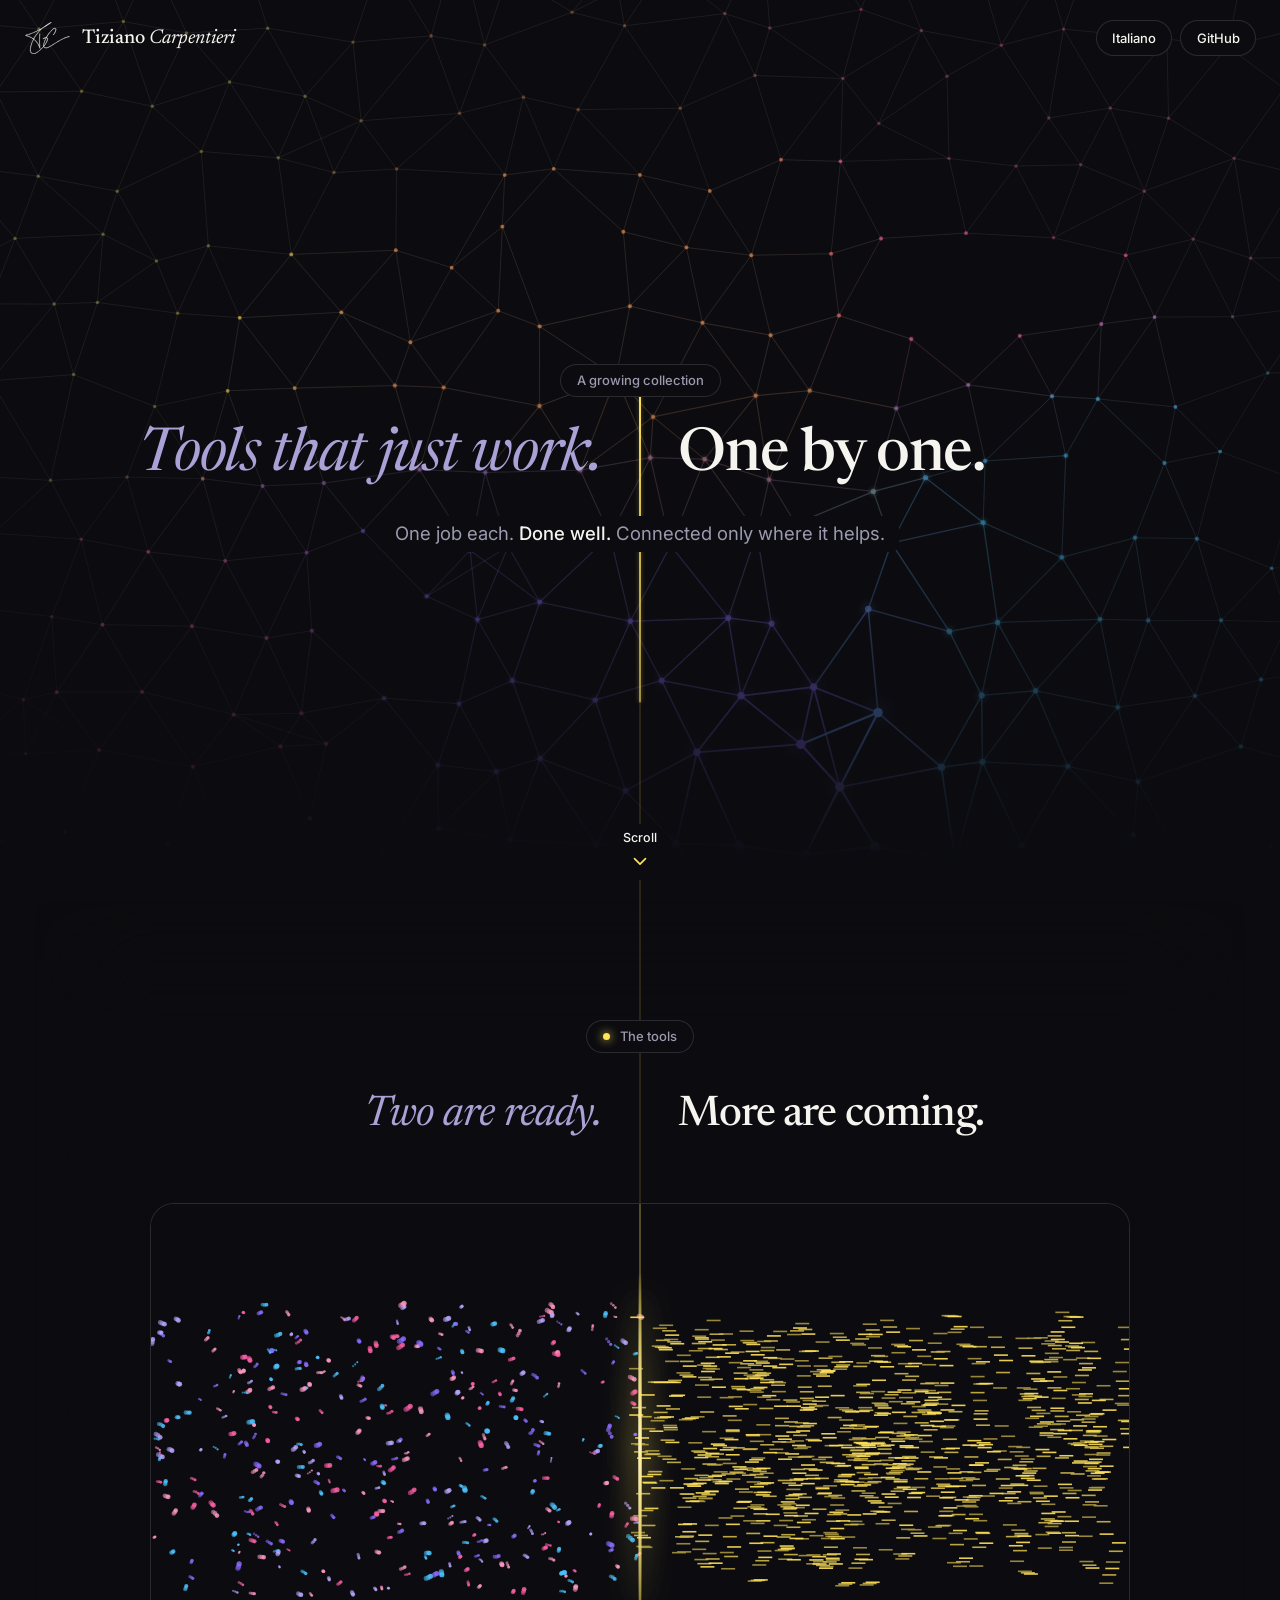
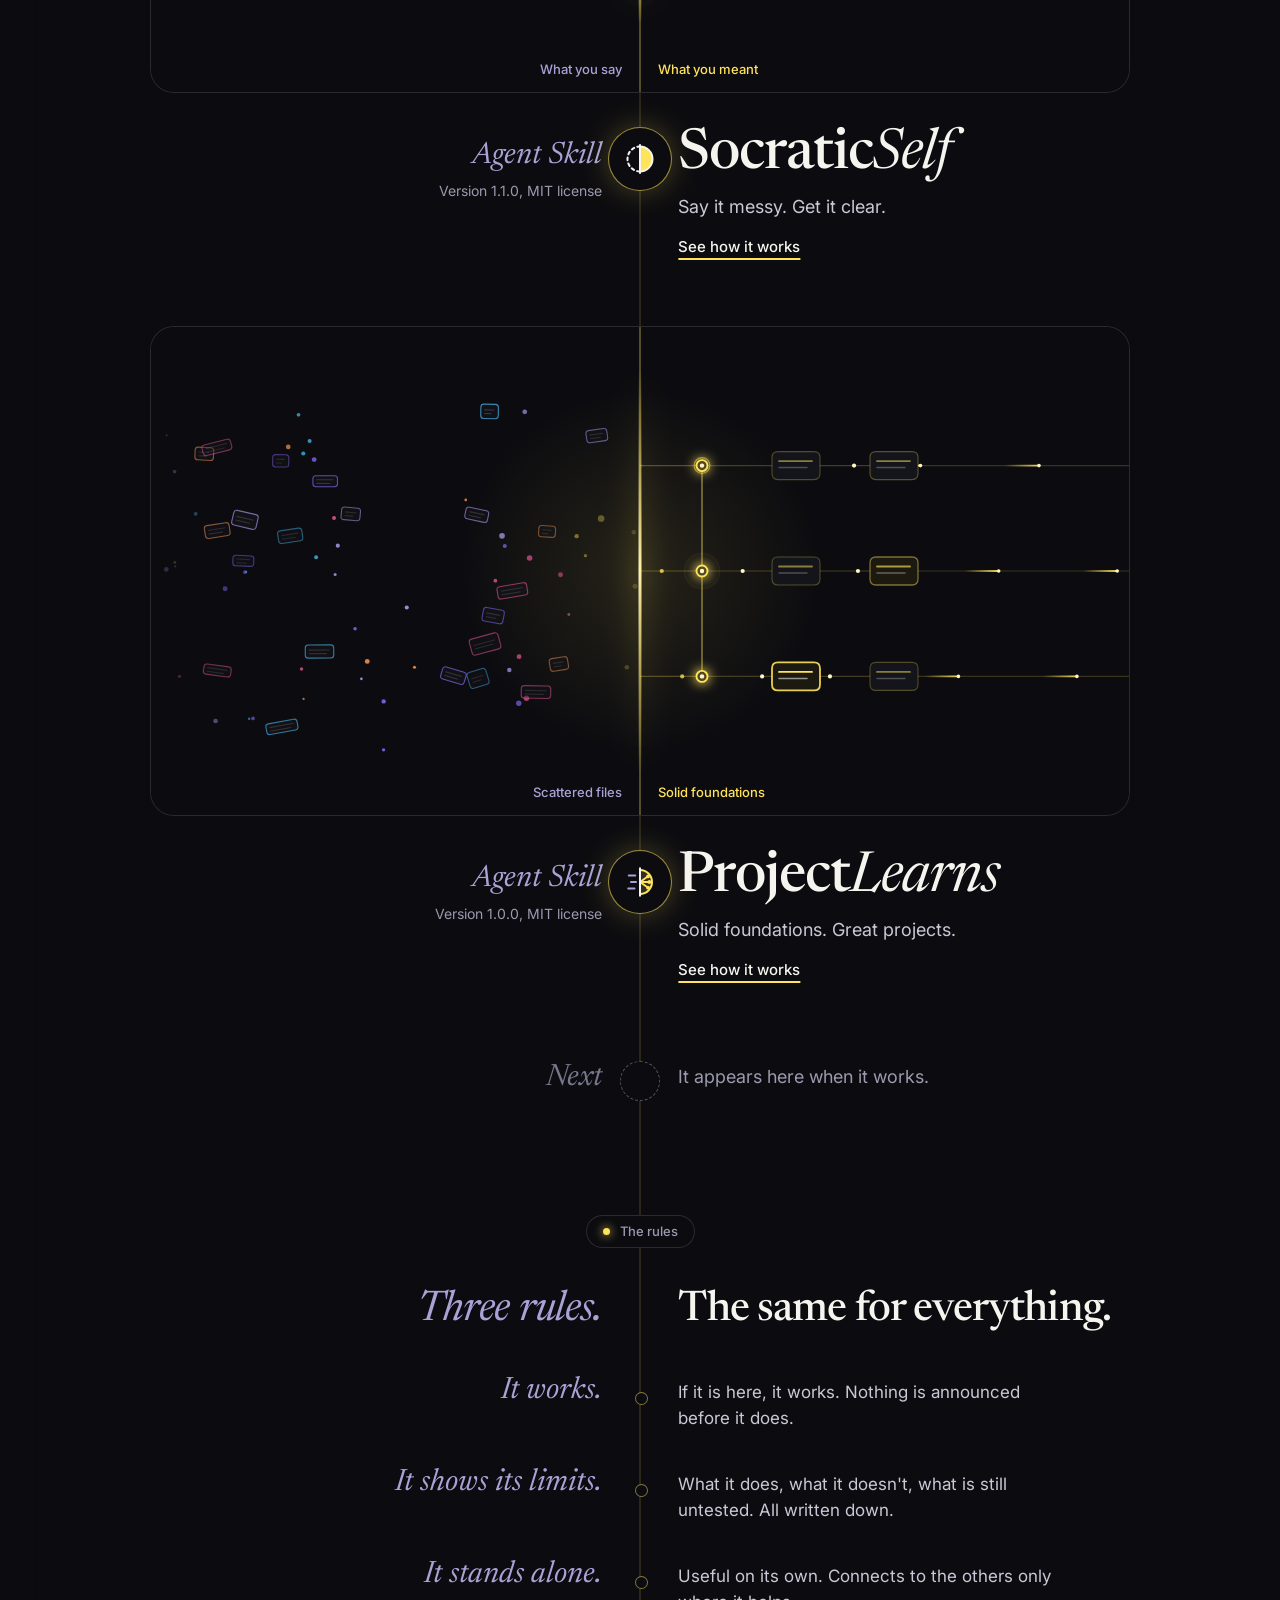
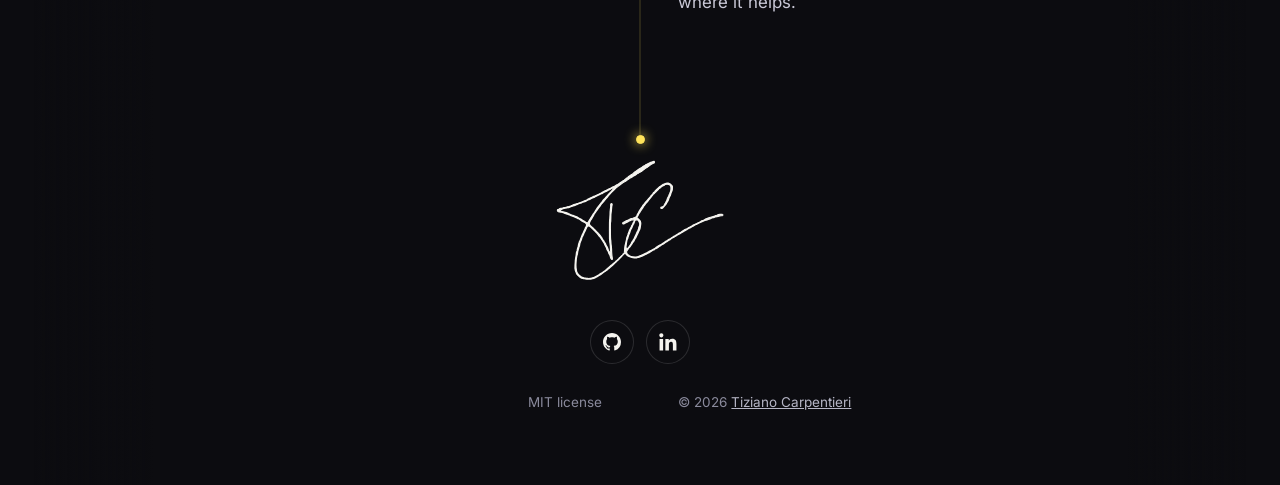
<file: index.html>
<!doctype html>
<html lang="en">
<head>
<meta charset="utf-8">
<meta name="viewport" content="width=device-width, initial-scale=1">
<title>Tiziano Carpentieri — tools that just work, one by one</title>
<meta name="description" content="Things that just work, by Tiziano Carpentieri. Each does one job well and connects with the others only where it helps. Open Agent Skills: SocraticSelf and ProjectLearns.">
<meta name="author" content="Tiziano Carpentieri">
<link rel="canonical" href="https://tizianocarpentieri.github.io/">
<link rel="alternate" hreflang="en" href="https://tizianocarpentieri.github.io/">
<link rel="alternate" hreflang="it" href="https://tizianocarpentieri.github.io/it/">
<link rel="alternate" hreflang="x-default" href="https://tizianocarpentieri.github.io/">
<meta property="og:type" content="website">
<meta property="og:title" content="Tools that just work. One by one.">
<meta property="og:description" content="Things that just work, by Tiziano Carpentieri.">
<meta property="og:url" content="https://tizianocarpentieri.github.io/">
<meta property="og:image" content="https://tizianocarpentieri.github.io/assets/og-home.png">
<meta name="twitter:card" content="summary_large_image">
<link rel="icon" href="favicon.ico" sizes="16x16 32x32 48x48">
<link rel="icon" href="assets/icon.svg" type="image/svg+xml">
<link rel="icon" href="assets/icon-192.png" type="image/png" sizes="192x192">
<link rel="apple-touch-icon" href="apple-touch-icon.png">
<link rel="preconnect" href="https://fonts.googleapis.com">
<link rel="preconnect" href="https://fonts.gstatic.com" crossorigin>
<link href="https://fonts.googleapis.com/css2?family=Newsreader:ital,opsz,wght@0,6..72,400;0,6..72,500;1,6..72,400;1,6..72,500&family=Inter:wght@400;500;600&family=JetBrains+Mono:wght@400&display=swap" rel="stylesheet">
<link rel="stylesheet" href="assets/site.css">
<script type="application/ld+json">{"@context": "https://schema.org", "@type": "Person", "name": "Tiziano Carpentieri", "url": "https://tizianocarpentieri.github.io/", "sameAs": ["https://github.com/TizianoCarpentieri", "https://www.linkedin.com/in/tiziano-carpentieri-pmroma/"]}</script>
</head>
<body style="--signal:#ffe35a">
<div class="page">
<header class="hero">
  <canvas class="scene" data-scene="network"></canvas>
  <div class="wrap">
    <nav class="nav">
      <a class="brand home-brand" href="index.html"><span class="sigla" aria-hidden="true"></span><span>Tiziano <em>Carpentieri</em></span></a>
      <div class="links"><a class="chip" href="it/index.html" hreflang="it">Italiano</a><a class="chip" href="https://github.com/TizianoCarpentieri">GitHub</a></div>
    </nav>
    <div class="hero-body">
      <div class="bead axis-start"><span>A growing collection</span></div>
      <h1 class="split h-split"><span class="l">Tools that just work.</span><span class="r">One by one.</span></h1>
      <p class="mid lede"><span>One job each. <b>Done well.</b> Connected only where it helps.</span></p>
    </div>
  </div>
  <a class="cue" href="#main"><span>Scroll</span><svg viewBox="0 0 24 24" aria-hidden="true"><path d="M6 9.5l6 6 6-6"/></svg></a>
</header>

<main id="main">
<section class="sec rise">
  <div class="wrap">
    <div class="bead"><span><i></i>The tools</span></div>
    <h2 class="split h-split"><span class="l">Two are ready.</span><span class="r">More are coming.</span></h2>
    <div class="stations">
      <div class="station-d">
        <a class="frame" href="socraticself/index.html" aria-label="SocraticSelf, see how it works"><canvas data-scene="flow"></canvas><span class="fl">What you say</span><span class="fr">What you meant</span></a>
        <div class="split st-row">
          <a class="knot" href="socraticself/index.html" aria-hidden="true" tabindex="-1"><svg viewBox="0 0 24 24" aria-hidden="true"><path d="M12 2a10 10 0 0 0 0 20" fill="none" stroke="currentColor" stroke-width="1.6" stroke-dasharray="2.2 2.6" stroke-linecap="round"/><path d="M12 2a10 10 0 0 1 0 20z" fill="#ffe35a" stroke="currentColor" stroke-width="1.6" stroke-linejoin="round"/><path d="M12 .8v22.4" stroke="currentColor" stroke-width="1.6" stroke-linecap="round"/></svg></a>
          <div class="l st-kind"><span class="kind">Agent Skill</span><span class="small">Version 1.1.0, MIT license</span></div>
          <div class="r st-main"><h3 class="st-name">Socratic<em>Self</em></h3><p>Say it messy. Get it clear.</p><a class="go" href="socraticself/index.html">See how it works</a></div>
        </div>
      </div>
      <div class="station-d">
        <a class="frame" href="projectlearns/index.html" aria-label="ProjectLearns, see how it works"><canvas data-scene="learns"></canvas><span class="fl">Scattered files</span><span class="fr">Solid foundations</span></a>
        <div class="split st-row">
          <a class="knot" href="projectlearns/index.html" aria-hidden="true" tabindex="-1"><svg viewBox="0 0 24 24" aria-hidden="true"><line x1="3" y1="6.8" x2="8.2" y2="6.8" stroke="#aaa2d6" stroke-width="1.6" stroke-linecap="round"/><line x1="4.8" y1="12" x2="8.8" y2="12" stroke="#aaa2d6" stroke-width="1.6" stroke-linecap="round"/><line x1="2.6" y1="17.2" x2="7.6" y2="17.2" stroke="#aaa2d6" stroke-width="1.6" stroke-linecap="round"/><path d="M12 2.4a9.6 9.6 0 0 1 0 19.2" fill="rgba(255,227,90,.16)" stroke="#ffe35a" stroke-width="1.6" stroke-linecap="round"/><path d="M12 12 L18.2 7.6 M12 12 L19.4 12 M12 12 L18.2 16.4" fill="none" stroke="#ffe35a" stroke-width="1.5" stroke-linecap="round"/><circle cx="18.4" cy="7.5" r="1.55" fill="#ffe35a"/><circle cx="19.5" cy="12" r="1.55" fill="#ffe35a"/><circle cx="18.4" cy="16.5" r="1.55" fill="#ffe35a"/><line x1="12" y1="1" x2="12" y2="23" stroke="currentColor" stroke-width="1.6" stroke-linecap="round"/></svg></a>
          <div class="l st-kind"><span class="kind">Agent Skill</span><span class="small">Version 1.0.0, MIT license</span></div>
          <div class="r st-main"><h3 class="st-name">Project<em>Learns</em></h3><p>Solid foundations. Great projects.</p><a class="go" href="projectlearns/index.html">See how it works</a></div>
        </div>
      </div>
      <div class="split st-row next">
        <span class="knot empty" aria-hidden="true"></span>
        <div class="l st-kind"><span class="kind">Next</span></div>
        <div class="r st-main"><p>It appears here when it works.</p></div>
      </div>
    </div>
  </div>
</section>

<section class="sec rise">
  <div class="wrap">
    <div class="bead"><span><i></i>The rules</span></div>
    <h2 class="split h-split"><span class="l">Three rules.</span><span class="r">The same for everything.</span></h2>
    <div class="rows">
      <div class="split row"><span class="l">It works.</span><p class="r">If it is here, it works. Nothing is announced before it does.</p></div>
      <div class="split row"><span class="l">It shows its limits.</span><p class="r">What it does, what it doesn't, what is still untested. All written down.</p></div>
      <div class="split row"><span class="l">It stands alone.</span><p class="r">Useful on its own. Connects to the others only where it helps.</p></div>
    </div>
  </div>
</section>
</main>
<footer>
  <div class="wrap">
    <span class="end-dot" aria-hidden="true"></span>
    <svg class="sign" viewBox="0 0 708 507" role="img" aria-label="Signature of Tiziano Carpentieri"><mask id="pen" maskUnits="userSpaceOnUse" x="0" y="0" width="708" height="507"><g fill="none" stroke="#fff" stroke-width="22" stroke-linecap="round" stroke-linejoin="round"><path d="M13.5 213.0L16.8 207.9L21.5 205.2L61.5 195.5L121.5 173.0L176.5 147.3L234.5 117.8L247.5 114.7L293.0 84.5L309.0 73.0L372.0 30.6L398.0 15.0L411.0 9.5" data-at="0" data-for="0.392"/><path d="M13.5 213.0L14.8 215.2L17.6 216.9L38.5 222.3L87.5 241.9L130.5 266.8L132.5 268.6L135.3 273.6L143.5 278.2L149.5 283.3L161.8 295.0L178.4 312.5L191.3 329.0L205.2 351.5L212.8 366.0L221.2 385.5L229.6 393.6L233.1 409.0L235.0 414.0" data-at="0" data-for="0.273"/><path d="M221.0 385.0L222.1 387.1L227.5 390.3L230.3 389.5L231.5 386.0L230.8 364.5L227.0 327.0L227.0 265.0L228.5 248.0L229.8 220.0L232.2 193.5L233.5 188.0" data-at="0.452" data-for="0.186"/><path d="M239.0 116.5L241.8 115.9L243.6 117.7L243.4 120.5L240.8 125.5L200.0 171.5L177.1 200.5L161.0 224.5L142.9 254.0L137.8 264.5L130.2 277.5L116.9 305.5L109.1 323.0L99.7 347.0L90.7 380.0L86.1 401.5L82.8 423.5L81.6 450.0L82.2 456.5L84.2 467.0L87.7 476.5L94.2 484.8L103.5 492.7L114.5 497.6L130.5 500.2L142.0 500.2L156.5 497.6L163.5 494.7L180.0 485.8L210.5 464.6L249.0 431.4L279.5 402.0" data-at="0.698" data-for="0.561"/><path d="M284.5 265.5L314.5 250.8L320.0 249.3L328.5 248.3L330.5 248.8L331.8 250.6L333.5 248.5L335.5 247.8L342.5 249.9L346.9 252.3L351.3 257.5L353.9 263.5L354.5 268.5L353.2 279.5L349.3 292.5L343.9 305.0L332.1 329.5L326.8 339.0L316.4 355.5L305.5 370.0" data-at="1.318" data-for="0.175"/><path d="M445.0 201.0L453.2 195.8L457.8 190.5L462.0 184.0L468.3 172.0L480.0 145.5L485.0 131.0L487.0 119.0L485.6 110.0L482.3 104.3L479.5 102.2L475.5 100.6L468.5 99.7L458.0 101.9L447.0 108.1L437.0 115.4L421.0 130.1L412.1 139.5L378.5 179.0L368.9 191.5L353.8 214.0L342.2 234.5L338.3 244.5L332.1 250.1L329.0 260.5L311.3 297.0L304.7 314.5L298.3 334.0L295.4 347.0L292.8 363.5L292.3 374.0L293.5 389.3L292.6 390.7L291.0 391.1L289.0 393.0" data-at="1.554" data-for="0.422"/><path d="M289.0 393.0L291.3 390.9L294.2 391.5L303.0 401.7L311.0 406.1L316.0 407.8L325.0 409.5L334.5 410.3L344.0 409.0L350.0 407.4L381.5 393.3L415.5 374.4L500.5 320.4L544.5 294.4L595.5 267.4L616.5 257.1L650.5 243.8L687.5 232.5L697.5 231.5" data-at="1.976" data-for="0.4"/></g></mask><use class="ink" href="assets/sigla.svg#s" mask="url(#pen)"/></svg>
    <nav class="foot-links" aria-label="Tiziano Carpentieri online">
      <a class="foot-icon" href="https://github.com/TizianoCarpentieri" aria-label="GitHub" title="GitHub"><svg viewBox="0 0 16 16" aria-hidden="true"><path d="M8 0C3.58 0 0 3.58 0 8c0 3.54 2.29 6.53 5.47 7.59.4.07.55-.17.55-.38 0-.19-.01-.82-.01-1.49-2.01.37-2.53-.49-2.69-.94-.09-.23-.48-.94-.82-1.13-.28-.15-.68-.52-.01-.53.63-.01 1.08.58 1.23.82.72 1.21 1.87.87 2.33.66.07-.52.28-.87.51-1.07-1.78-.2-3.64-.89-3.64-3.95 0-.87.31-1.59.82-2.15-.08-.2-.36-1.02.08-2.12 0 0 .67-.21 2.2.82.64-.18 1.32-.27 2-.27.68 0 1.36.09 2 .27 1.53-1.04 2.2-.82 2.2-.82.44 1.1.16 1.92.08 2.12.51.56.82 1.27.82 2.15 0 3.07-1.87 3.75-3.65 3.95.29.25.54.73.54 1.48 0 1.07-.01 1.93-.01 2.2 0 .21.15.46.55.38A8.013 8.013 0 0016 8c0-4.42-3.58-8-8-8z"/></svg></a><a class="foot-icon" href="https://www.linkedin.com/in/tiziano-carpentieri-pmroma/" rel="me" aria-label="LinkedIn" title="LinkedIn"><svg viewBox="3 3 18 18" aria-hidden="true"><path d="M20.447 20.452h-3.554v-5.569c0-1.328-.027-3.037-1.852-3.037-1.853 0-2.136 1.445-2.136 2.939v5.667H9.351V9h3.414v1.561h.046c.477-.9 1.637-1.85 3.37-1.85 3.601 0 4.267 2.37 4.267 5.455v6.286zM5.337 7.433c-1.144 0-2.063-.926-2.063-2.065 0-1.138.92-2.063 2.063-2.063 1.14 0 2.064.925 2.064 2.063 0 1.139-.925 2.065-2.064 2.065zm1.782 13.019H3.555V9h3.564v11.452z"/></svg></a>
    </nav>
    <p class="split foot-legal"><span class="l">MIT license</span><span class="r">© 2026 <a href="index.html">Tiziano Carpentieri</a></span></p>
  </div>
</footer>
<div class="axis" aria-hidden="true"><i></i></div>
</div>
<script src="assets/site.js"></script>
</body>
</html>
</file>
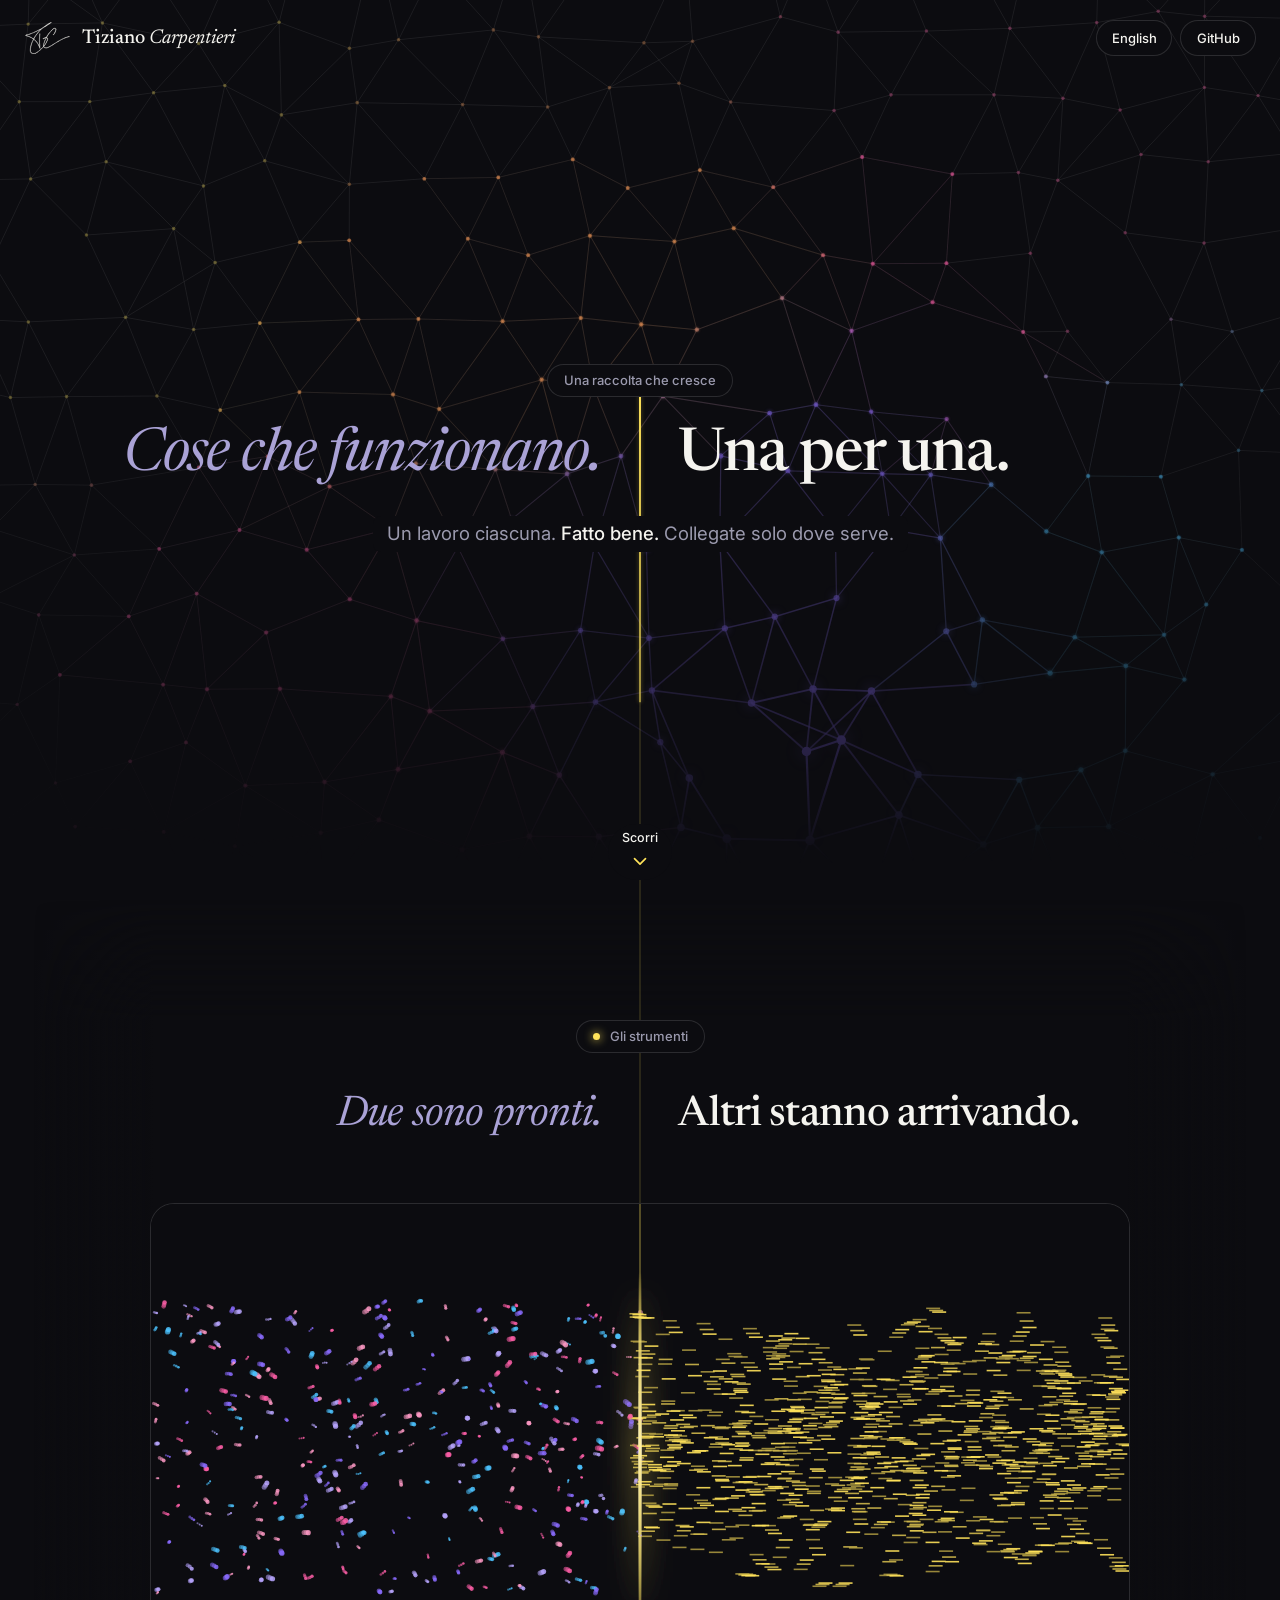
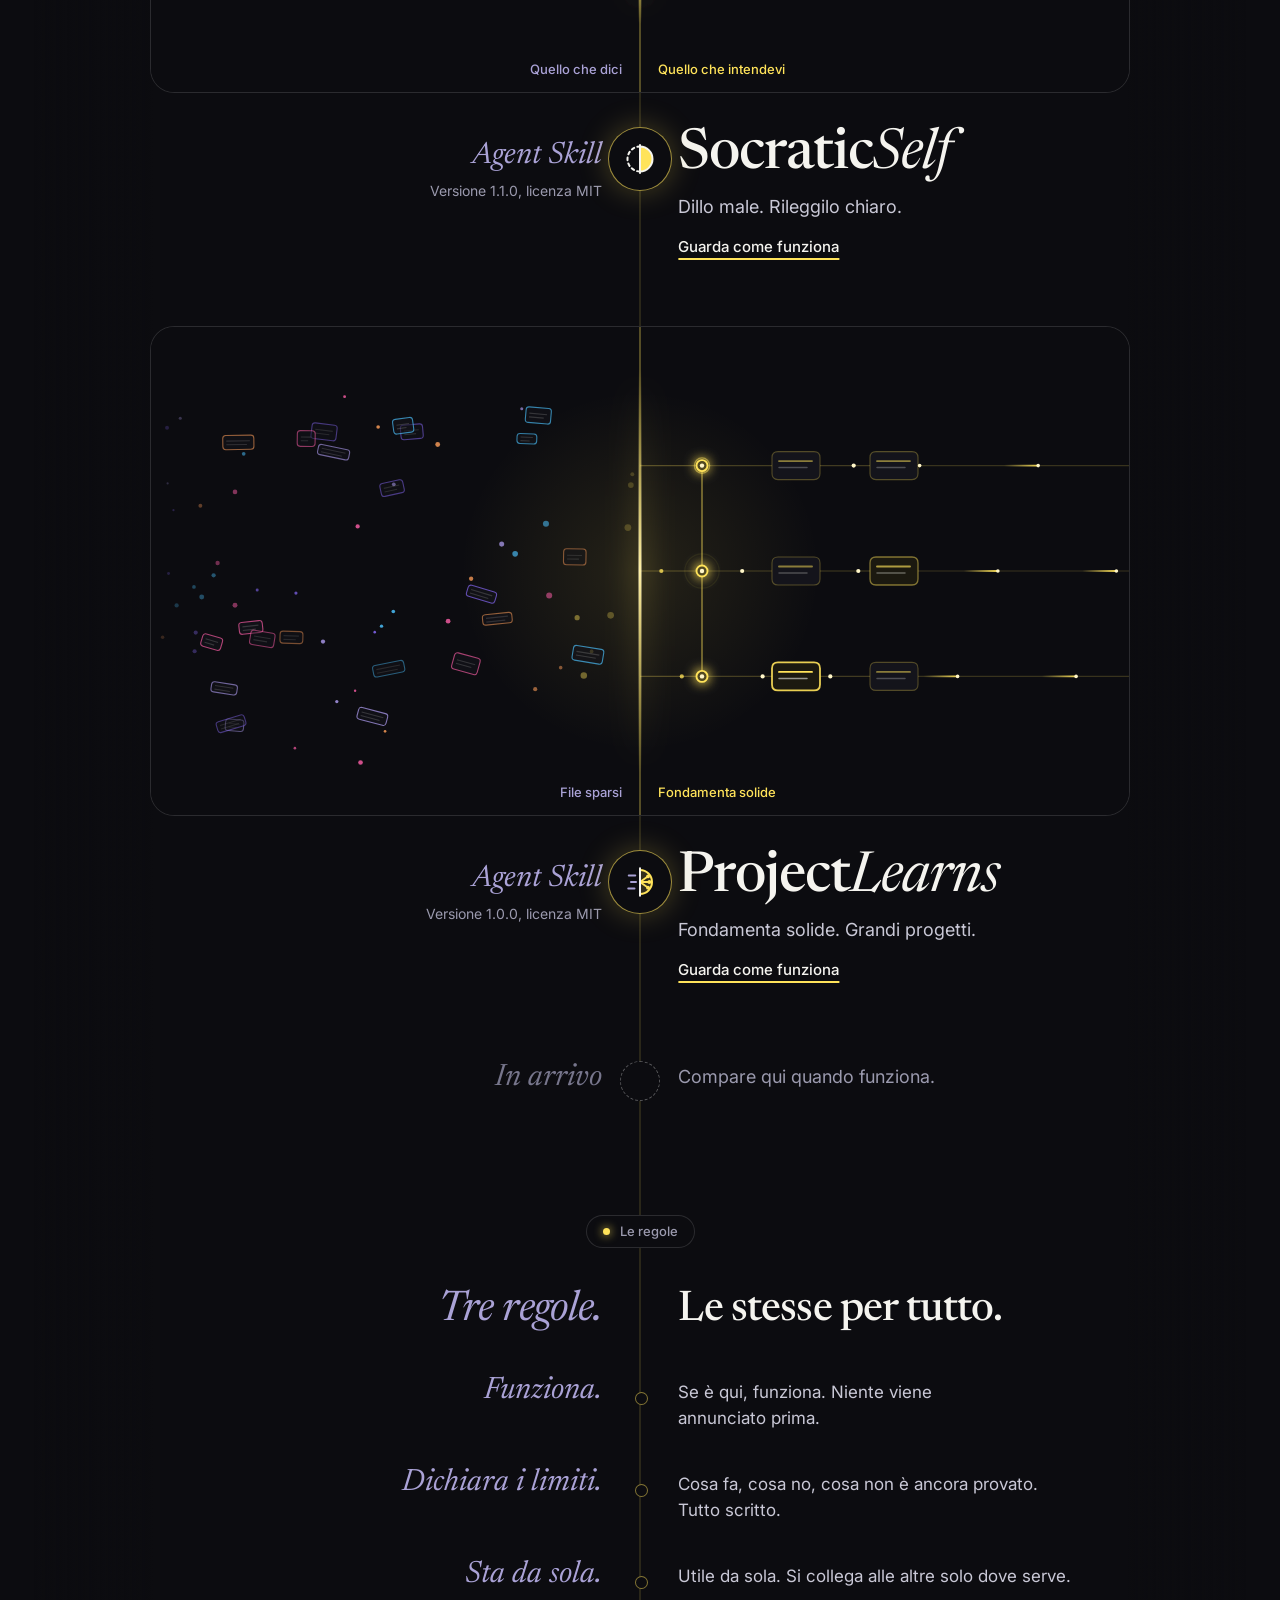
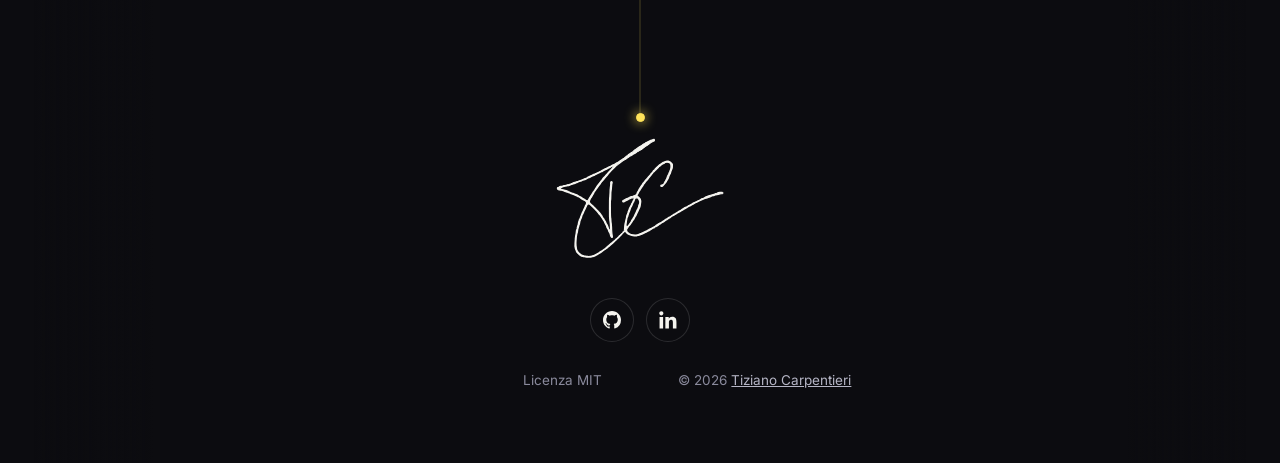
<file: it/index.html>
<!doctype html>
<html lang="it">
<head>
<meta charset="utf-8">
<meta name="viewport" content="width=device-width, initial-scale=1">
<title>Tiziano Carpentieri — cose che funzionano, una per una</title>
<meta name="description" content="Cose che funzionano, di Tiziano Carpentieri. Ognuna fa bene un solo lavoro e si collega alle altre solo dove serve. Agent Skill aperte: SocraticSelf e ProjectLearns.">
<meta name="author" content="Tiziano Carpentieri">
<link rel="canonical" href="https://tizianocarpentieri.github.io/it/">
<link rel="alternate" hreflang="en" href="https://tizianocarpentieri.github.io/">
<link rel="alternate" hreflang="it" href="https://tizianocarpentieri.github.io/it/">
<link rel="alternate" hreflang="x-default" href="https://tizianocarpentieri.github.io/">
<meta property="og:type" content="website">
<meta property="og:title" content="Cose che funzionano. Una per una.">
<meta property="og:description" content="Cose che funzionano, di Tiziano Carpentieri.">
<meta property="og:url" content="https://tizianocarpentieri.github.io/it/">
<meta property="og:image" content="https://tizianocarpentieri.github.io/assets/og-home.png">
<meta name="twitter:card" content="summary_large_image">
<link rel="icon" href="../favicon.ico" sizes="16x16 32x32 48x48">
<link rel="icon" href="../assets/icon.svg" type="image/svg+xml">
<link rel="icon" href="../assets/icon-192.png" type="image/png" sizes="192x192">
<link rel="apple-touch-icon" href="../apple-touch-icon.png">
<link rel="preconnect" href="https://fonts.googleapis.com">
<link rel="preconnect" href="https://fonts.gstatic.com" crossorigin>
<link href="https://fonts.googleapis.com/css2?family=Newsreader:ital,opsz,wght@0,6..72,400;0,6..72,500;1,6..72,400;1,6..72,500&family=Inter:wght@400;500;600&family=JetBrains+Mono:wght@400&display=swap" rel="stylesheet">
<link rel="stylesheet" href="../assets/site.css">
<script type="application/ld+json">{"@context": "https://schema.org", "@type": "Person", "name": "Tiziano Carpentieri", "url": "https://tizianocarpentieri.github.io/", "sameAs": ["https://github.com/TizianoCarpentieri", "https://www.linkedin.com/in/tiziano-carpentieri-pmroma/"]}</script>
</head>
<body style="--signal:#ffe35a">
<div class="page">
<header class="hero">
  <canvas class="scene" data-scene="network"></canvas>
  <div class="wrap">
    <nav class="nav">
      <a class="brand home-brand" href="../it/index.html"><span class="sigla" aria-hidden="true"></span><span>Tiziano <em>Carpentieri</em></span></a>
      <div class="links"><a class="chip" href="../index.html" hreflang="en">English</a><a class="chip" href="https://github.com/TizianoCarpentieri">GitHub</a></div>
    </nav>
    <div class="hero-body">
      <div class="bead axis-start"><span>Una raccolta che cresce</span></div>
      <h1 class="split h-split"><span class="l">Cose che funzionano.</span><span class="r">Una per una.</span></h1>
      <p class="mid lede"><span>Un lavoro ciascuna. <b>Fatto bene.</b> Collegate solo dove serve.</span></p>
    </div>
  </div>
  <a class="cue" href="#main"><span>Scorri</span><svg viewBox="0 0 24 24" aria-hidden="true"><path d="M6 9.5l6 6 6-6"/></svg></a>
</header>

<main id="main">
<section class="sec rise">
  <div class="wrap">
    <div class="bead"><span><i></i>Gli strumenti</span></div>
    <h2 class="split h-split"><span class="l">Due sono pronti.</span><span class="r">Altri stanno arrivando.</span></h2>
    <div class="stations">
      <div class="station-d">
        <a class="frame" href="../it/socraticself/index.html" aria-label="SocraticSelf, guarda come funziona"><canvas data-scene="flow"></canvas><span class="fl">Quello che dici</span><span class="fr">Quello che intendevi</span></a>
        <div class="split st-row">
          <a class="knot" href="../it/socraticself/index.html" aria-hidden="true" tabindex="-1"><svg viewBox="0 0 24 24" aria-hidden="true"><path d="M12 2a10 10 0 0 0 0 20" fill="none" stroke="currentColor" stroke-width="1.6" stroke-dasharray="2.2 2.6" stroke-linecap="round"/><path d="M12 2a10 10 0 0 1 0 20z" fill="#ffe35a" stroke="currentColor" stroke-width="1.6" stroke-linejoin="round"/><path d="M12 .8v22.4" stroke="currentColor" stroke-width="1.6" stroke-linecap="round"/></svg></a>
          <div class="l st-kind"><span class="kind">Agent Skill</span><span class="small">Versione 1.1.0, licenza MIT</span></div>
          <div class="r st-main"><h3 class="st-name">Socratic<em>Self</em></h3><p>Dillo male. Rileggilo chiaro.</p><a class="go" href="../it/socraticself/index.html">Guarda come funziona</a></div>
        </div>
      </div>
      <div class="station-d">
        <a class="frame" href="../it/projectlearns/index.html" aria-label="ProjectLearns, guarda come funziona"><canvas data-scene="learns"></canvas><span class="fl">File sparsi</span><span class="fr">Fondamenta solide</span></a>
        <div class="split st-row">
          <a class="knot" href="../it/projectlearns/index.html" aria-hidden="true" tabindex="-1"><svg viewBox="0 0 24 24" aria-hidden="true"><line x1="3" y1="6.8" x2="8.2" y2="6.8" stroke="#aaa2d6" stroke-width="1.6" stroke-linecap="round"/><line x1="4.8" y1="12" x2="8.8" y2="12" stroke="#aaa2d6" stroke-width="1.6" stroke-linecap="round"/><line x1="2.6" y1="17.2" x2="7.6" y2="17.2" stroke="#aaa2d6" stroke-width="1.6" stroke-linecap="round"/><path d="M12 2.4a9.6 9.6 0 0 1 0 19.2" fill="rgba(255,227,90,.16)" stroke="#ffe35a" stroke-width="1.6" stroke-linecap="round"/><path d="M12 12 L18.2 7.6 M12 12 L19.4 12 M12 12 L18.2 16.4" fill="none" stroke="#ffe35a" stroke-width="1.5" stroke-linecap="round"/><circle cx="18.4" cy="7.5" r="1.55" fill="#ffe35a"/><circle cx="19.5" cy="12" r="1.55" fill="#ffe35a"/><circle cx="18.4" cy="16.5" r="1.55" fill="#ffe35a"/><line x1="12" y1="1" x2="12" y2="23" stroke="currentColor" stroke-width="1.6" stroke-linecap="round"/></svg></a>
          <div class="l st-kind"><span class="kind">Agent Skill</span><span class="small">Versione 1.0.0, licenza MIT</span></div>
          <div class="r st-main"><h3 class="st-name">Project<em>Learns</em></h3><p>Fondamenta solide. Grandi progetti.</p><a class="go" href="../it/projectlearns/index.html">Guarda come funziona</a></div>
        </div>
      </div>
      <div class="split st-row next">
        <span class="knot empty" aria-hidden="true"></span>
        <div class="l st-kind"><span class="kind">In arrivo</span></div>
        <div class="r st-main"><p>Compare qui quando funziona.</p></div>
      </div>
    </div>
  </div>
</section>

<section class="sec rise">
  <div class="wrap">
    <div class="bead"><span><i></i>Le regole</span></div>
    <h2 class="split h-split"><span class="l">Tre regole.</span><span class="r">Le stesse per tutto.</span></h2>
    <div class="rows">
      <div class="split row"><span class="l">Funziona.</span><p class="r">Se è qui, funziona. Niente viene annunciato prima.</p></div>
      <div class="split row"><span class="l">Dichiara i limiti.</span><p class="r">Cosa fa, cosa no, cosa non è ancora provato. Tutto scritto.</p></div>
      <div class="split row"><span class="l">Sta da sola.</span><p class="r">Utile da sola. Si collega alle altre solo dove serve.</p></div>
    </div>
  </div>
</section>
</main>
<footer>
  <div class="wrap">
    <span class="end-dot" aria-hidden="true"></span>
    <svg class="sign" viewBox="0 0 708 507" role="img" aria-label="Sigla di Tiziano Carpentieri"><mask id="pen" maskUnits="userSpaceOnUse" x="0" y="0" width="708" height="507"><g fill="none" stroke="#fff" stroke-width="22" stroke-linecap="round" stroke-linejoin="round"><path d="M13.5 213.0L16.8 207.9L21.5 205.2L61.5 195.5L121.5 173.0L176.5 147.3L234.5 117.8L247.5 114.7L293.0 84.5L309.0 73.0L372.0 30.6L398.0 15.0L411.0 9.5" data-at="0" data-for="0.392"/><path d="M13.5 213.0L14.8 215.2L17.6 216.9L38.5 222.3L87.5 241.9L130.5 266.8L132.5 268.6L135.3 273.6L143.5 278.2L149.5 283.3L161.8 295.0L178.4 312.5L191.3 329.0L205.2 351.5L212.8 366.0L221.2 385.5L229.6 393.6L233.1 409.0L235.0 414.0" data-at="0" data-for="0.273"/><path d="M221.0 385.0L222.1 387.1L227.5 390.3L230.3 389.5L231.5 386.0L230.8 364.5L227.0 327.0L227.0 265.0L228.5 248.0L229.8 220.0L232.2 193.5L233.5 188.0" data-at="0.452" data-for="0.186"/><path d="M239.0 116.5L241.8 115.9L243.6 117.7L243.4 120.5L240.8 125.5L200.0 171.5L177.1 200.5L161.0 224.5L142.9 254.0L137.8 264.5L130.2 277.5L116.9 305.5L109.1 323.0L99.7 347.0L90.7 380.0L86.1 401.5L82.8 423.5L81.6 450.0L82.2 456.5L84.2 467.0L87.7 476.5L94.2 484.8L103.5 492.7L114.5 497.6L130.5 500.2L142.0 500.2L156.5 497.6L163.5 494.7L180.0 485.8L210.5 464.6L249.0 431.4L279.5 402.0" data-at="0.698" data-for="0.561"/><path d="M284.5 265.5L314.5 250.8L320.0 249.3L328.5 248.3L330.5 248.8L331.8 250.6L333.5 248.5L335.5 247.8L342.5 249.9L346.9 252.3L351.3 257.5L353.9 263.5L354.5 268.5L353.2 279.5L349.3 292.5L343.9 305.0L332.1 329.5L326.8 339.0L316.4 355.5L305.5 370.0" data-at="1.318" data-for="0.175"/><path d="M445.0 201.0L453.2 195.8L457.8 190.5L462.0 184.0L468.3 172.0L480.0 145.5L485.0 131.0L487.0 119.0L485.6 110.0L482.3 104.3L479.5 102.2L475.5 100.6L468.5 99.7L458.0 101.9L447.0 108.1L437.0 115.4L421.0 130.1L412.1 139.5L378.5 179.0L368.9 191.5L353.8 214.0L342.2 234.5L338.3 244.5L332.1 250.1L329.0 260.5L311.3 297.0L304.7 314.5L298.3 334.0L295.4 347.0L292.8 363.5L292.3 374.0L293.5 389.3L292.6 390.7L291.0 391.1L289.0 393.0" data-at="1.554" data-for="0.422"/><path d="M289.0 393.0L291.3 390.9L294.2 391.5L303.0 401.7L311.0 406.1L316.0 407.8L325.0 409.5L334.5 410.3L344.0 409.0L350.0 407.4L381.5 393.3L415.5 374.4L500.5 320.4L544.5 294.4L595.5 267.4L616.5 257.1L650.5 243.8L687.5 232.5L697.5 231.5" data-at="1.976" data-for="0.4"/></g></mask><use class="ink" href="../assets/sigla.svg#s" mask="url(#pen)"/></svg>
    <nav class="foot-links" aria-label="Tiziano Carpentieri online">
      <a class="foot-icon" href="https://github.com/TizianoCarpentieri" aria-label="GitHub" title="GitHub"><svg viewBox="0 0 16 16" aria-hidden="true"><path d="M8 0C3.58 0 0 3.58 0 8c0 3.54 2.29 6.53 5.47 7.59.4.07.55-.17.55-.38 0-.19-.01-.82-.01-1.49-2.01.37-2.53-.49-2.69-.94-.09-.23-.48-.94-.82-1.13-.28-.15-.68-.52-.01-.53.63-.01 1.08.58 1.23.82.72 1.21 1.87.87 2.33.66.07-.52.28-.87.51-1.07-1.78-.2-3.64-.89-3.64-3.95 0-.87.31-1.59.82-2.15-.08-.2-.36-1.02.08-2.12 0 0 .67-.21 2.2.82.64-.18 1.32-.27 2-.27.68 0 1.36.09 2 .27 1.53-1.04 2.2-.82 2.2-.82.44 1.1.16 1.92.08 2.12.51.56.82 1.27.82 2.15 0 3.07-1.87 3.75-3.65 3.95.29.25.54.73.54 1.48 0 1.07-.01 1.93-.01 2.2 0 .21.15.46.55.38A8.013 8.013 0 0016 8c0-4.42-3.58-8-8-8z"/></svg></a><a class="foot-icon" href="https://www.linkedin.com/in/tiziano-carpentieri-pmroma/" rel="me" aria-label="LinkedIn" title="LinkedIn"><svg viewBox="3 3 18 18" aria-hidden="true"><path d="M20.447 20.452h-3.554v-5.569c0-1.328-.027-3.037-1.852-3.037-1.853 0-2.136 1.445-2.136 2.939v5.667H9.351V9h3.414v1.561h.046c.477-.9 1.637-1.85 3.37-1.85 3.601 0 4.267 2.37 4.267 5.455v6.286zM5.337 7.433c-1.144 0-2.063-.926-2.063-2.065 0-1.138.92-2.063 2.063-2.063 1.14 0 2.064.925 2.064 2.063 0 1.139-.925 2.065-2.064 2.065zm1.782 13.019H3.555V9h3.564v11.452z"/></svg></a>
    </nav>
    <p class="split foot-legal"><span class="l">Licenza MIT</span><span class="r">© 2026 <a href="../it/index.html">Tiziano Carpentieri</a></span></p>
  </div>
</footer>
<div class="axis" aria-hidden="true"><i></i></div>
</div>
<script src="../assets/site.js"></script>
</body>
</html>
</file>
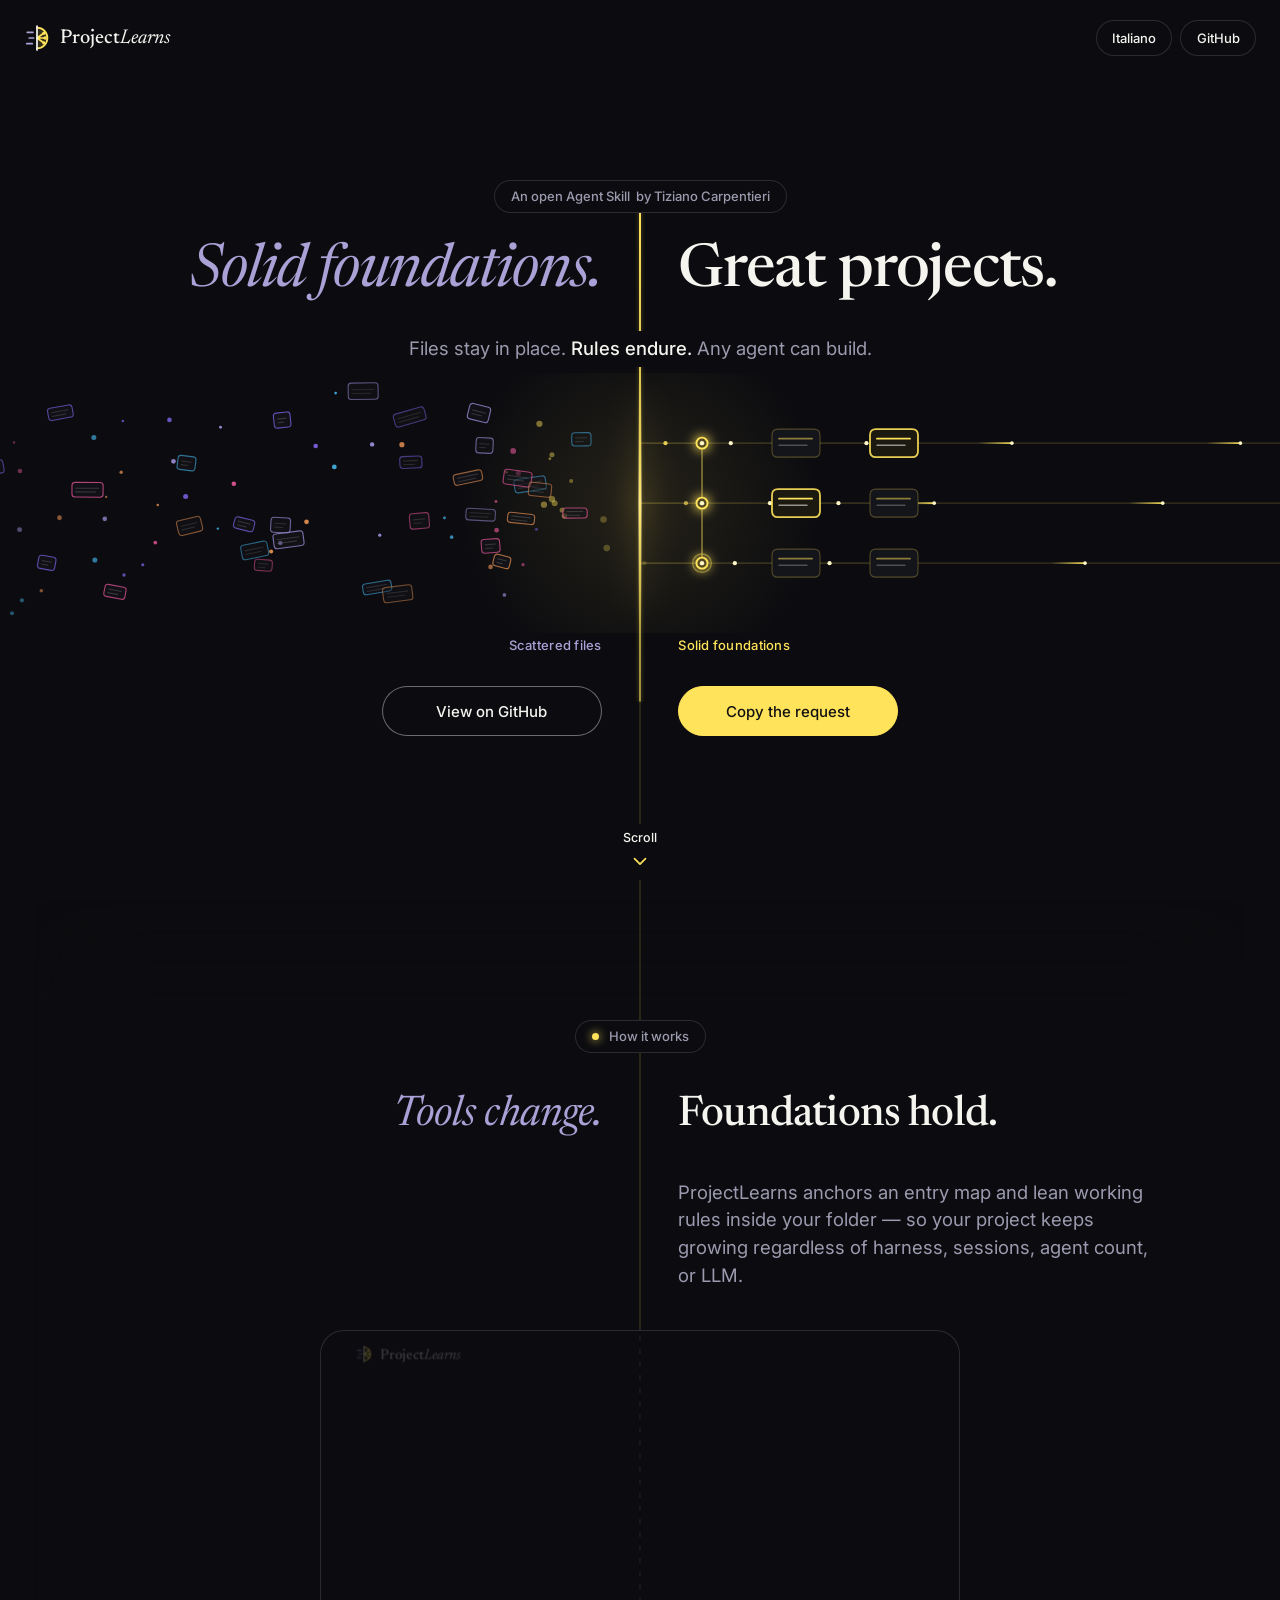
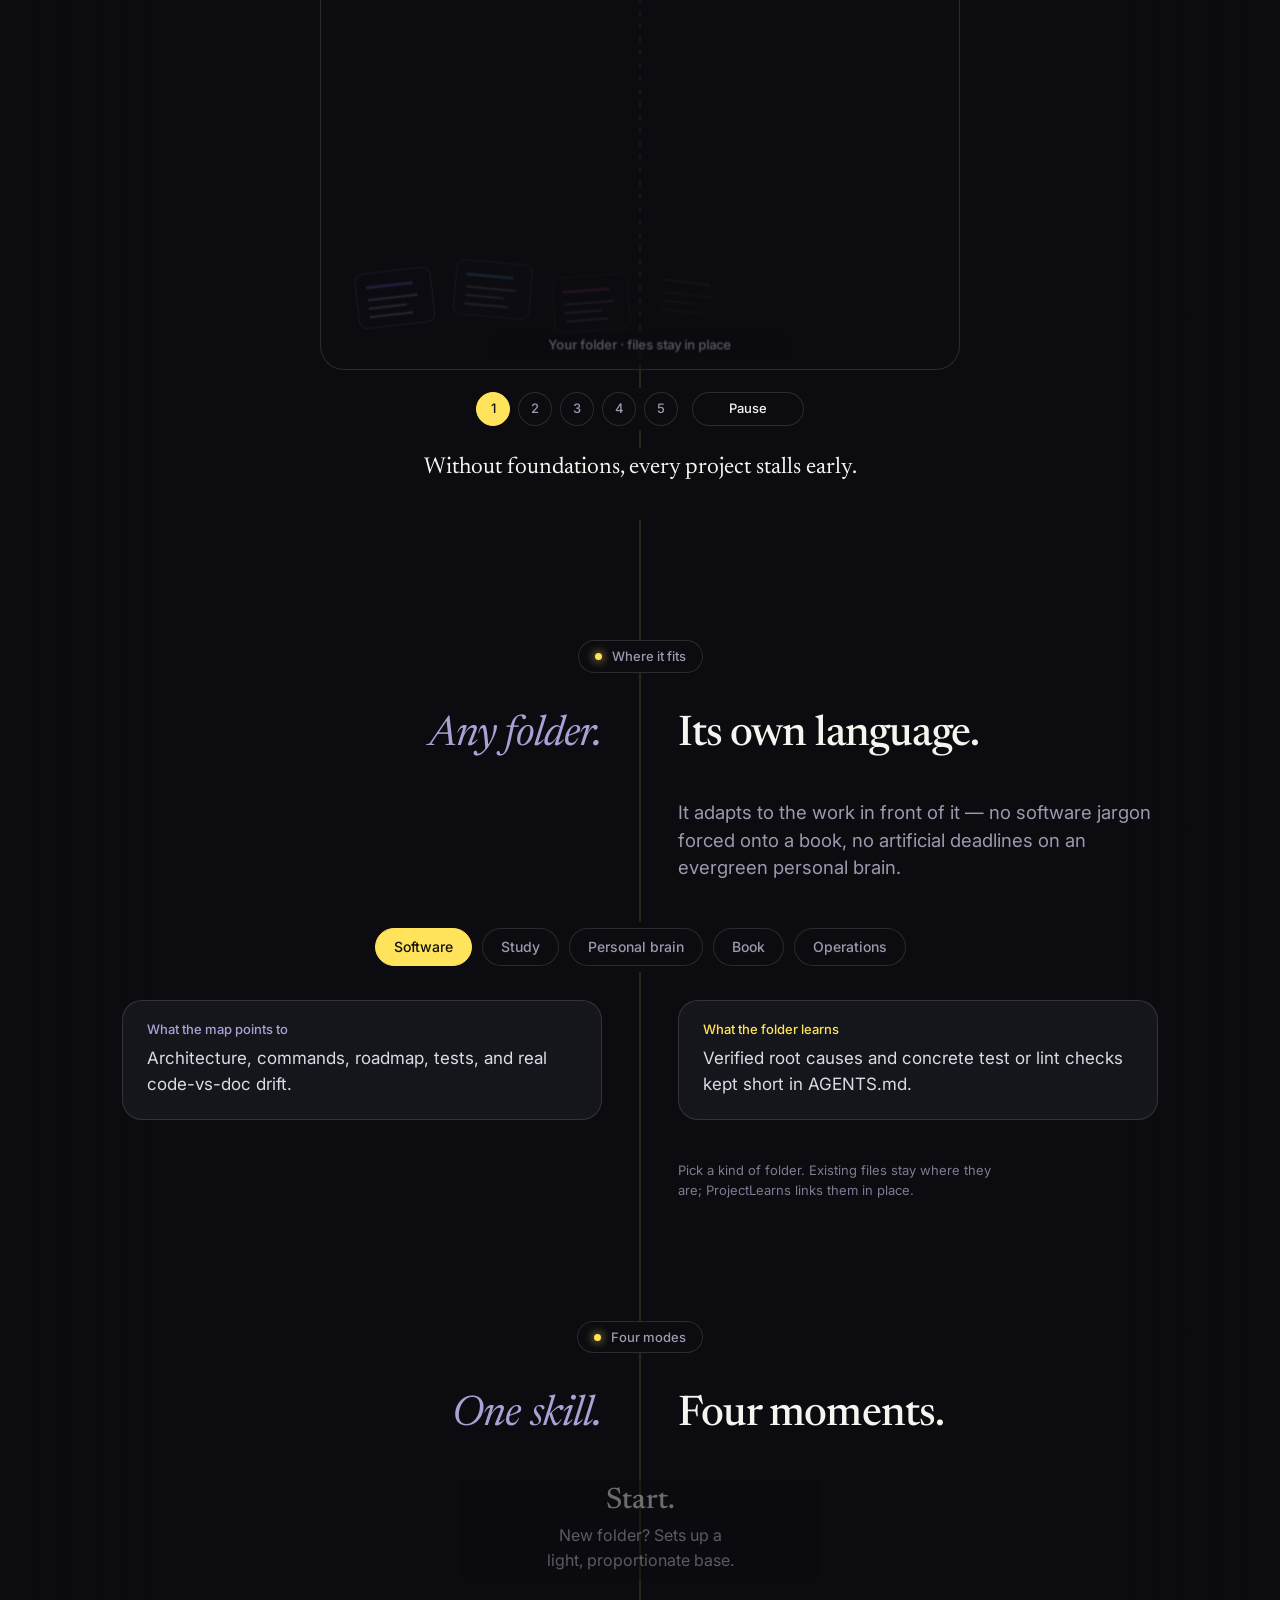
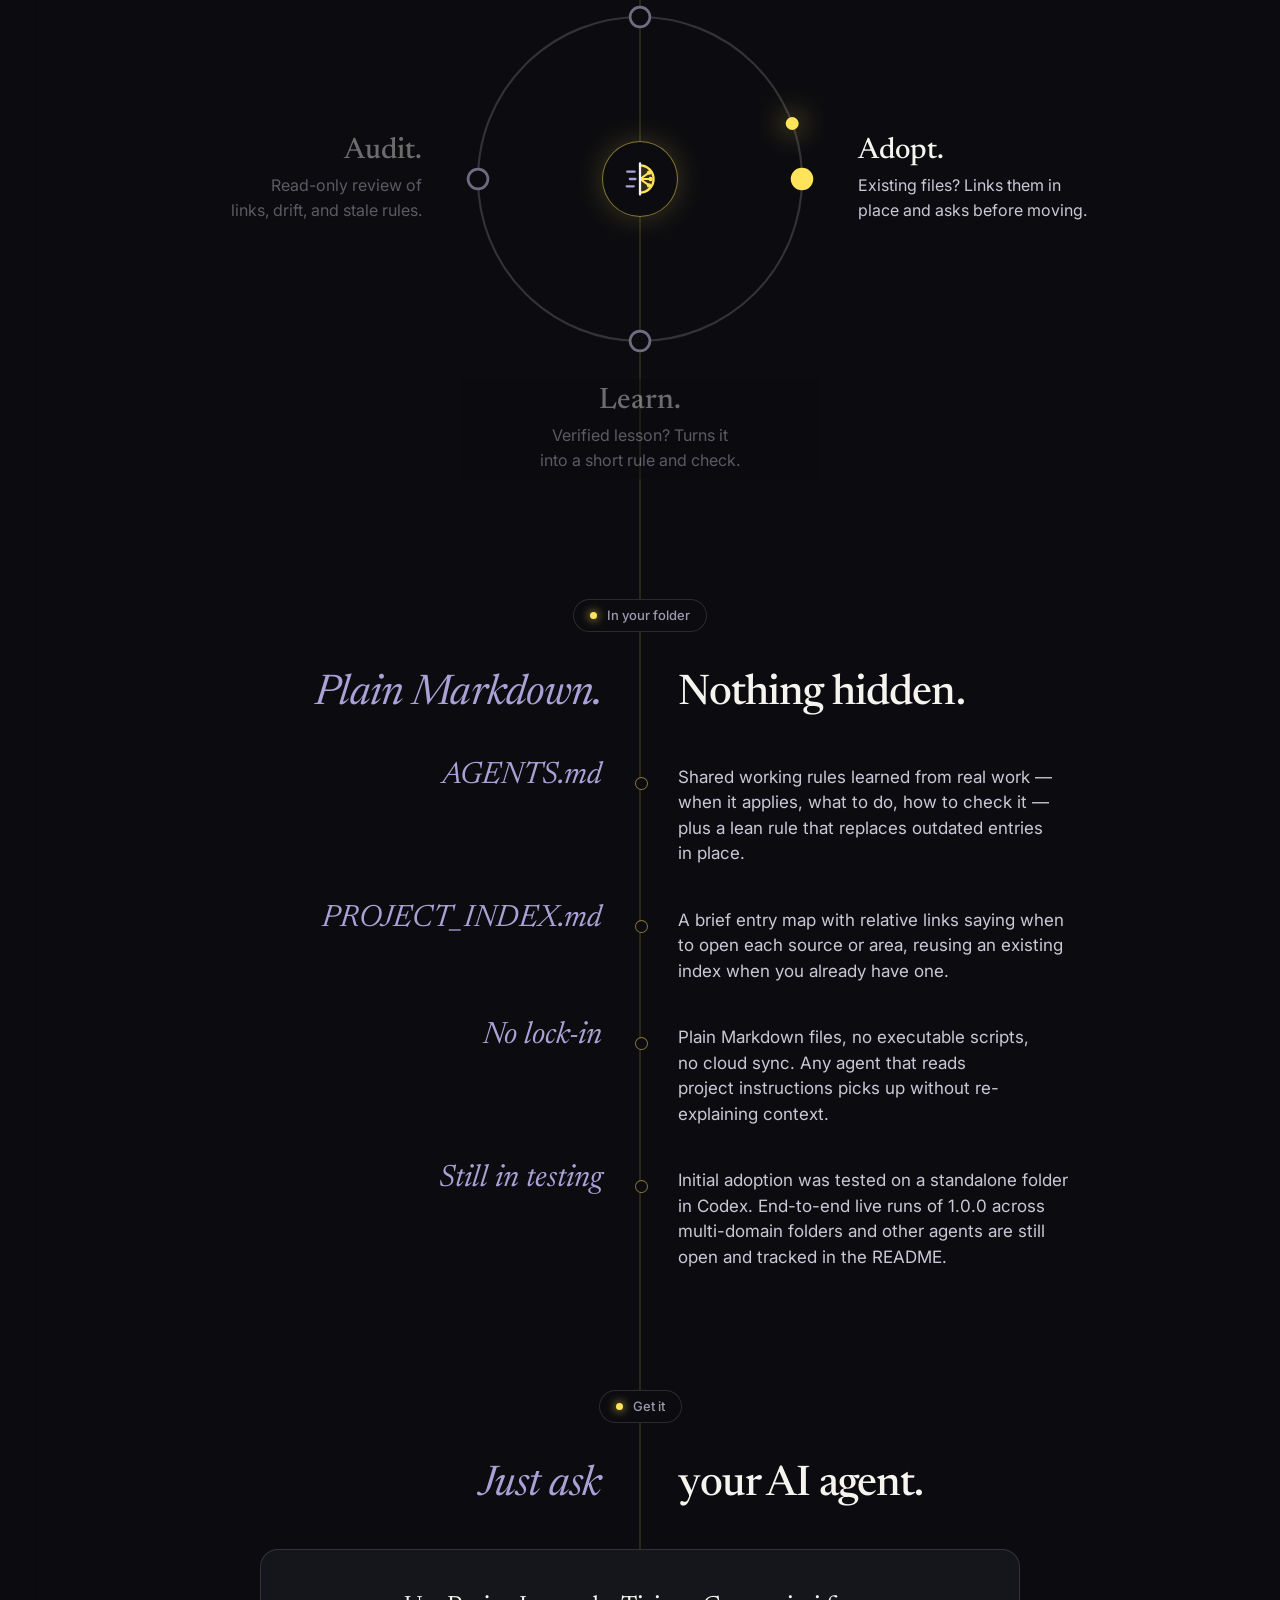
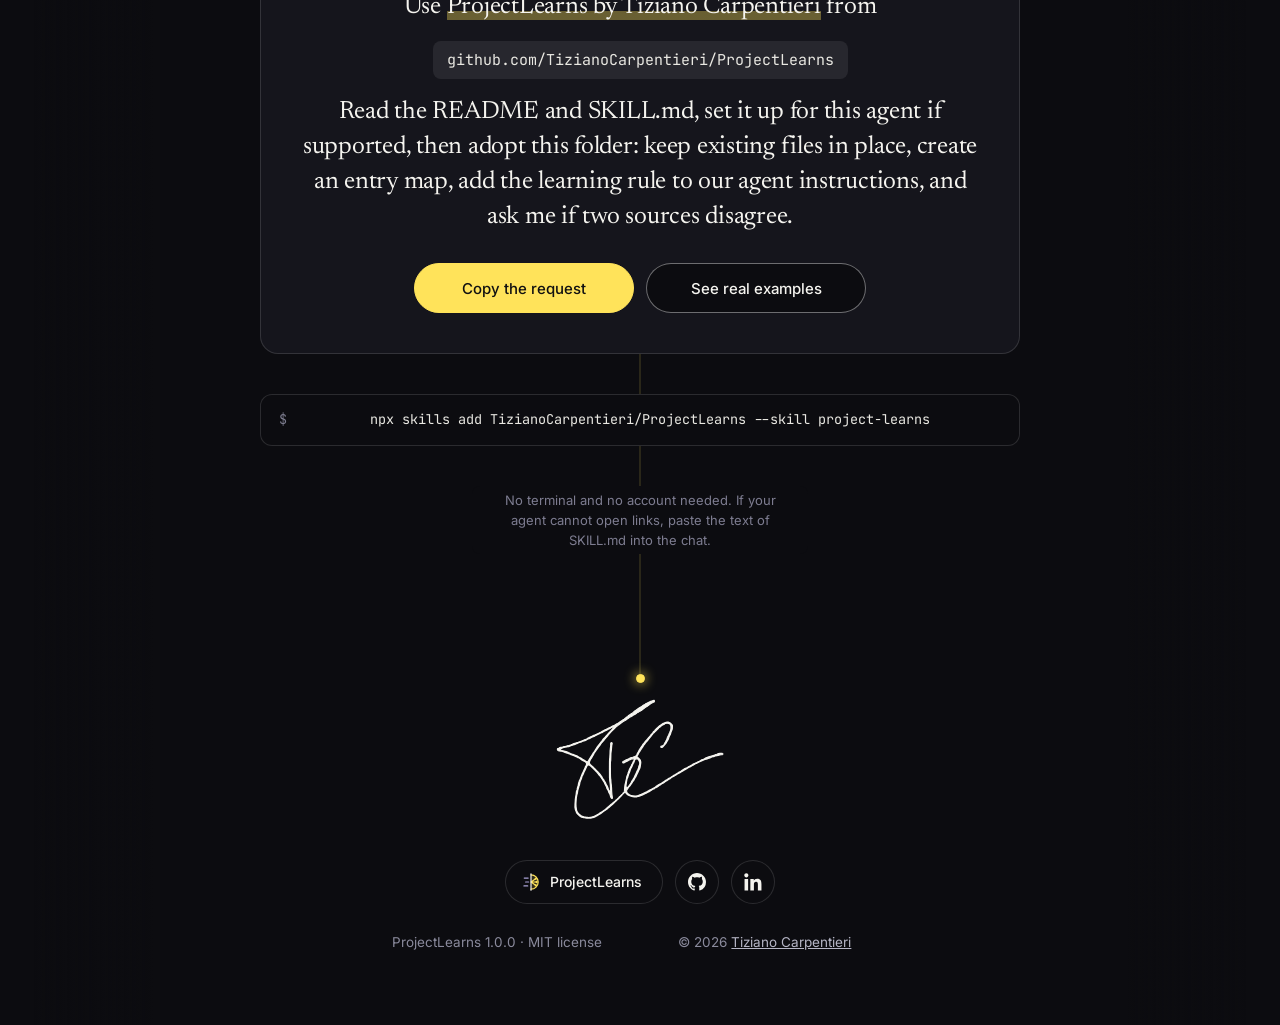
<file: projectlearns/index.html>
<!doctype html>
<html lang="en">
<head>
<meta charset="utf-8">
<meta name="viewport" content="width=device-width, initial-scale=1">
<title>ProjectLearns by Tiziano Carpentieri — solid foundations, great projects</title>
<meta name="description" content="ProjectLearns is an open Agent Skill by Tiziano Carpentieri. It gives any folder an entry map and lean working rules in place, so projects grow across harnesses, sessions, agents, and models.">
<meta name="author" content="Tiziano Carpentieri">
<link rel="canonical" href="https://tizianocarpentieri.github.io/projectlearns/">
<link rel="alternate" hreflang="en" href="https://tizianocarpentieri.github.io/projectlearns/">
<link rel="alternate" hreflang="it" href="https://tizianocarpentieri.github.io/it/projectlearns/">
<link rel="alternate" hreflang="x-default" href="https://tizianocarpentieri.github.io/projectlearns/">
<meta property="og:type" content="website">
<meta property="og:title" content="ProjectLearns — solid foundations, great projects">
<meta property="og:description" content="Order in place. Rules that endure. Built to grow across harnesses, sessions, agents, and models.">
<meta property="og:url" content="https://tizianocarpentieri.github.io/projectlearns/">
<meta property="og:image" content="https://tizianocarpentieri.github.io/assets/og-projectlearns.png">
<meta name="twitter:card" content="summary_large_image">
<link rel="icon" href="../favicon.ico" sizes="16x16 32x32 48x48">
<link rel="icon" href="../assets/icon.svg" type="image/svg+xml">
<link rel="icon" href="../assets/icon-192.png" type="image/png" sizes="192x192">
<link rel="apple-touch-icon" href="../apple-touch-icon.png">
<link rel="preconnect" href="https://fonts.googleapis.com">
<link rel="preconnect" href="https://fonts.gstatic.com" crossorigin>
<link href="https://fonts.googleapis.com/css2?family=Newsreader:ital,opsz,wght@0,6..72,400;0,6..72,500;1,6..72,400;1,6..72,500&family=Inter:wght@400;500;600&family=JetBrains+Mono:wght@400&display=swap" rel="stylesheet">
<link rel="stylesheet" href="../assets/site.css">
<script type="application/ld+json">{"@context": "https://schema.org", "@type": "SoftwareSourceCode", "name": "ProjectLearns", "alternateName": "project-learns", "description": "ProjectLearns is an open Agent Skill by Tiziano Carpentieri. It gives any folder an entry map and lean working rules in place, so projects grow across harnesses, sessions, agents, and models.", "codeRepository": "https://github.com/TizianoCarpentieri/ProjectLearns", "license": "https://opensource.org/licenses/MIT", "version": "1.0.0", "inLanguage": "en", "author": {"@type": "Person", "name": "Tiziano Carpentieri", "url": "https://tizianocarpentieri.github.io/", "sameAs": ["https://github.com/TizianoCarpentieri", "https://www.linkedin.com/in/tiziano-carpentieri-pmroma/"]}}</script>
</head>
<body style="--signal:#ffe35a">
<div class="page">
<header class="hero">
  <canvas class="scene" data-scene="learns" data-band=".band-slot"></canvas>
  <div class="wrap">
    <nav class="nav">
      <a class="brand" href="../index.html"><svg viewBox="0 0 24 24" aria-hidden="true"><line x1="3" y1="6.8" x2="8.2" y2="6.8" stroke="#aaa2d6" stroke-width="1.6" stroke-linecap="round"/><line x1="4.8" y1="12" x2="8.8" y2="12" stroke="#aaa2d6" stroke-width="1.6" stroke-linecap="round"/><line x1="2.6" y1="17.2" x2="7.6" y2="17.2" stroke="#aaa2d6" stroke-width="1.6" stroke-linecap="round"/><path d="M12 2.4a9.6 9.6 0 0 1 0 19.2" fill="rgba(255,227,90,.16)" stroke="#ffe35a" stroke-width="1.6" stroke-linecap="round"/><path d="M12 12 L18.2 7.6 M12 12 L19.4 12 M12 12 L18.2 16.4" fill="none" stroke="#ffe35a" stroke-width="1.5" stroke-linecap="round"/><circle cx="18.4" cy="7.5" r="1.55" fill="#ffe35a"/><circle cx="19.5" cy="12" r="1.55" fill="#ffe35a"/><circle cx="18.4" cy="16.5" r="1.55" fill="#ffe35a"/><line x1="12" y1="1" x2="12" y2="23" stroke="currentColor" stroke-width="1.6" stroke-linecap="round"/></svg><span>Project<em>Learns</em></span></a>
      <div class="links"><a class="chip" href="../it/projectlearns/index.html" hreflang="it">Italiano</a><a class="chip" href="https://github.com/TizianoCarpentieri/ProjectLearns">GitHub</a></div>
    </nav>
    <div class="hero-body">
      <div class="bead axis-start"><span><span class="seg">An open Agent Skill</span><span class="seg">by Tiziano Carpentieri</span></span></div>
      <h1 class="split h-split"><span class="l">Solid foundations.</span><span class="r">Great projects.</span></h1>
      <p class="mid lede"><span>Files stay in place. <b>Rules endure.</b> Any agent can build.</span></p>
      <div class="band-slot" aria-hidden="true"></div>
      <div class="split under"><span class="l">Scattered files</span><span class="r">Solid foundations</span></div>
      <div class="split actions">
        <a class="l btn" href="https://github.com/TizianoCarpentieri/ProjectLearns">View on GitHub</a>
        <button class="r btn solid" data-copy="Use ProjectLearns by Tiziano Carpentieri from https://github.com/TizianoCarpentieri/ProjectLearns. Read the README and SKILL.md, set it up for this agent if supported, then adopt this folder: keep existing files in place, create an entry map, add the learning rule to our agent instructions, and ask me if two sources disagree." data-done="Copied ✓"><span class="lab">Copy the request</span></button>
      </div>
    </div>
  </div>
  <a class="cue" href="#main"><span>Scroll</span><svg viewBox="0 0 24 24" aria-hidden="true"><path d="M6 9.5l6 6 6-6"/></svg></a>
</header>

<main id="main">
<section class="sec rise">
  <div class="wrap">
    <div class="bead"><span><i></i>How it works</span></div>
    <h2 class="split h-split"><span class="l">Tools change.</span><span class="r">Foundations hold.</span></h2>
    <div class="split lede-row"><span class="l"></span><p class="r lede">ProjectLearns anchors an entry map and lean working rules inside your folder — so your project keeps growing regardless of harness, sessions, agent count, or LLM.</p></div>
    <div class="film" data-film="projectlearns" data-labels='{"folder": "Your folder · files stay in place", "fragile": "No foundations", "sessionPrefix": "Session ", "setup": "Setup", "op1": "Harness A · LLM 1", "op2": "Harness B · LLM 2", "op3": "Agent 2 · LLM 3", "op4": "Agent 3 · LLM 2", "left": "Solid foundations.", "right": "Great projects."}' data-alt="How ProjectLearns works in five steps: without foundations builds stall; ProjectLearns lays a map and working rules over existing files in place; verified lessons reinforce the base; multiple harnesses, agents, and LLMs build in parallel without starting over; the project grows in order across sessions.">
      <div class="film-stage"></div>
      <div class="film-bar">
        <div class="film-steps" role="group" aria-label="Steps of the film"><button aria-label="Step 1">1</button><button aria-label="Step 2">2</button><button aria-label="Step 3">3</button><button aria-label="Step 4">4</button><button aria-label="Step 5">5</button></div>
        <button class="film-play" data-play="Play" data-pause="Pause" aria-pressed="false"><span class="lab">Pause</span></button>
      </div>
      <div class="film-cap"><p>Without foundations, every project stalls early.</p><p>Order in place: your map and rules become foundations.</p><p>Every verified lesson reinforces the foundations.</p><p>Switch harness, LLMs, or agent count — nobody starts over.</p><p>Session after session, the project grows without losing order.</p><p>ProjectLearns, an open Agent Skill by Tiziano Carpentieri.</p></div>
    </div>
  </div>
</section>

<section class="sec rise">
  <div class="wrap">
    <div class="bead"><span><i></i>Where it fits</span></div>
    <h2 class="split h-split"><span class="l">Any folder.</span><span class="r">Its own language.</span></h2>
    <div class="split lede-row"><span class="l"></span><p class="r lede">It adapts to the work in front of it — no software jargon forced onto a book, no artificial deadlines on an evergreen personal brain.</p></div>
    <div class="domains">
      <div class="dom-tabs" role="group" aria-label="Kinds of folder"><button aria-pressed="true" class="on">Software</button><button aria-pressed="false">Study</button><button aria-pressed="false">Personal brain</button><button aria-pressed="false">Book</button><button aria-pressed="false">Operations</button></div>
      <div class="dom-cards"><div class="dom-card on" aria-hidden="false"><div class="dom-pane l"><span class="who">What the map points to</span><p>Architecture, commands, roadmap, tests, and real code-vs-doc drift.</p></div><div class="dom-pane r"><span class="who">What the folder learns</span><p>Verified root causes and concrete test or lint checks kept short in AGENTS.md.</p></div></div><div class="dom-card" aria-hidden="true"><div class="dom-pane l"><span class="who">What the map points to</span><p>Syllabus, topic notes, open gaps, and worked exercises right where they live.</p></div><div class="dom-pane r"><span class="who">What the folder learns</span><p>Recurring misconceptions turned into quick self-check rules before solving problems.</p></div></div><div class="dom-card" aria-hidden="true"><div class="dom-pane l"><span class="who">What the map points to</span><p>Areas, hubs, inbox, and linking conventions — never a bloated list of every leaf note.</p></div><div class="dom-pane r"><span class="who">What the folder learns</span><p>Note-hygiene rules, such as keeping quotes distinct from your own synthesis.</p></div></div><div class="dom-card" aria-hidden="true"><div class="dom-pane l"><span class="who">What the map points to</span><p>Chapter outline and status, voice guide, glossary, and continuity bible.</p></div><div class="dom-pane r"><span class="who">What the folder learns</span><p>Editorial choices, tone constraints, and cross-chapter continuity checks.</p></div></div><div class="dom-card" aria-hidden="true"><div class="dom-pane l"><span class="who">What the map points to</span><p>Scope, authoritative schedules, open tasks, and confirmed agreements.</p></div><div class="dom-pane r"><span class="who">What the folder learns</span><p>Confirmed working rules and pre-action source checks.</p></div></div></div>
    </div>
    <div class="split"><span class="l"></span><p class="r caption">Pick a kind of folder. Existing files stay where they are; ProjectLearns links them in place.</p></div>
  </div>
</section>

<section class="sec rise">
  <div class="wrap">
    <div class="bead"><span><i></i>Four modes</span></div>
    <h2 class="split h-split"><span class="l">One skill.</span><span class="r">Four moments.</span></h2>
    <div class="cycle">
      <div class="ring" aria-hidden="true"><svg viewBox="0 0 200 200"><circle class="track" cx="100" cy="100" r="90"/><circle class="pt" cx="100" cy="10" r="5.5"/><circle class="pt" cx="190" cy="100" r="5.5"/><circle class="pt" cx="100" cy="190" r="5.5"/><circle class="pt" cx="10" cy="100" r="5.5"/><circle class="spark" cx="100" cy="10" r="3.6"/></svg><div class="core"><svg viewBox="0 0 24 24" aria-hidden="true"><line x1="3" y1="6.8" x2="8.2" y2="6.8" stroke="#aaa2d6" stroke-width="1.6" stroke-linecap="round"/><line x1="4.8" y1="12" x2="8.8" y2="12" stroke="#aaa2d6" stroke-width="1.6" stroke-linecap="round"/><line x1="2.6" y1="17.2" x2="7.6" y2="17.2" stroke="#aaa2d6" stroke-width="1.6" stroke-linecap="round"/><path d="M12 2.4a9.6 9.6 0 0 1 0 19.2" fill="rgba(255,227,90,.16)" stroke="#ffe35a" stroke-width="1.6" stroke-linecap="round"/><path d="M12 12 L18.2 7.6 M12 12 L19.4 12 M12 12 L18.2 16.4" fill="none" stroke="#ffe35a" stroke-width="1.5" stroke-linecap="round"/><circle cx="18.4" cy="7.5" r="1.55" fill="#ffe35a"/><circle cx="19.5" cy="12" r="1.55" fill="#ffe35a"/><circle cx="18.4" cy="16.5" r="1.55" fill="#ffe35a"/><line x1="12" y1="1" x2="12" y2="23" stroke="currentColor" stroke-width="1.6" stroke-linecap="round"/></svg></div></div>
      <div class="mv m1"><b>Start.</b><span>New folder? Sets up a light, proportionate base.</span></div>
      <div class="mv m2"><b>Adopt.</b><span>Existing files? Links them in place and asks before moving.</span></div>
      <div class="mv m3"><b>Learn.</b><span>Verified lesson? Turns it into a short rule and check.</span></div>
      <div class="mv m4"><b>Audit.</b><span>Read-only review of links, drift, and stale rules.</span></div>
    </div>
  </div>
</section>

<section class="sec rise">
  <div class="wrap">
    <div class="bead"><span><i></i>In your folder</span></div>
    <h2 class="split h-split"><span class="l">Plain Markdown.</span><span class="r">Nothing hidden.</span></h2>
    <div class="rows">
      <div class="split row"><span class="l">AGENTS.md</span><p class="r">Shared working rules learned from real work — when it applies, what to do, how to check it — plus a lean rule that replaces outdated entries in place.</p></div>
      <div class="split row"><span class="l">PROJECT_INDEX.md</span><p class="r">A brief entry map with relative links saying when to open each source or area, reusing an existing index when you already have one.</p></div>
      <div class="split row"><span class="l">No lock-in</span><p class="r">Plain Markdown files, no executable scripts, no cloud sync. Any agent that reads project instructions picks up without re-explaining context.</p></div>
      <div class="split row"><span class="l">Still in testing</span><p class="r">Initial adoption was tested on a standalone folder in Codex. End-to-end live runs of 1.0.0 across multi-domain folders and other agents are still open and tracked in the README.</p></div>
    </div>
  </div>
</section>

<section class="sec rise" id="use">
  <div class="wrap">
    <div class="bead"><span><i></i>Get it</span></div>
    <h2 class="split h-split"><span class="l">Just ask</span><span class="r">your AI agent.</span></h2>
    <div class="plate">
      <p>Use <b>ProjectLearns by Tiziano Carpentieri</b> from</p>
      <span class="url">github.com/<wbr>TizianoCarpentieri/<wbr>ProjectLearns</span>
      <p>Read the README and SKILL.md, set it up for this agent if supported, then adopt this folder: keep existing files in place, create an entry map, add the learning rule to our agent instructions, and ask me if two sources disagree.</p>
      <div class="pair">
        <button class="btn solid" data-copy="Use ProjectLearns by Tiziano Carpentieri from https://github.com/TizianoCarpentieri/ProjectLearns. Read the README and SKILL.md, set it up for this agent if supported, then adopt this folder: keep existing files in place, create an entry map, add the learning rule to our agent instructions, and ask me if two sources disagree." data-done="Copied ✓"><span class="lab">Copy the request</span></button>
        <a class="btn" href="https://github.com/TizianoCarpentieri/ProjectLearns#real-examples">See real examples</a>
      </div>
    </div>
    <div class="cmd"><span>$</span><code>npx skills add TizianoCarpentieri/ProjectLearns --skill project-learns</code></div>
    <p class="mid caption"><span>No terminal and no account needed. If your agent cannot open links, paste the text of SKILL.md into the chat.</span></p>
  </div>
</section>
</main>
<footer>
  <div class="wrap">
    <span class="end-dot" aria-hidden="true"></span>
    <svg class="sign" viewBox="0 0 708 507" role="img" aria-label="Signature of Tiziano Carpentieri"><mask id="pen" maskUnits="userSpaceOnUse" x="0" y="0" width="708" height="507"><g fill="none" stroke="#fff" stroke-width="22" stroke-linecap="round" stroke-linejoin="round"><path d="M13.5 213.0L16.8 207.9L21.5 205.2L61.5 195.5L121.5 173.0L176.5 147.3L234.5 117.8L247.5 114.7L293.0 84.5L309.0 73.0L372.0 30.6L398.0 15.0L411.0 9.5" data-at="0" data-for="0.392"/><path d="M13.5 213.0L14.8 215.2L17.6 216.9L38.5 222.3L87.5 241.9L130.5 266.8L132.5 268.6L135.3 273.6L143.5 278.2L149.5 283.3L161.8 295.0L178.4 312.5L191.3 329.0L205.2 351.5L212.8 366.0L221.2 385.5L229.6 393.6L233.1 409.0L235.0 414.0" data-at="0" data-for="0.273"/><path d="M221.0 385.0L222.1 387.1L227.5 390.3L230.3 389.5L231.5 386.0L230.8 364.5L227.0 327.0L227.0 265.0L228.5 248.0L229.8 220.0L232.2 193.5L233.5 188.0" data-at="0.452" data-for="0.186"/><path d="M239.0 116.5L241.8 115.9L243.6 117.7L243.4 120.5L240.8 125.5L200.0 171.5L177.1 200.5L161.0 224.5L142.9 254.0L137.8 264.5L130.2 277.5L116.9 305.5L109.1 323.0L99.7 347.0L90.7 380.0L86.1 401.5L82.8 423.5L81.6 450.0L82.2 456.5L84.2 467.0L87.7 476.5L94.2 484.8L103.5 492.7L114.5 497.6L130.5 500.2L142.0 500.2L156.5 497.6L163.5 494.7L180.0 485.8L210.5 464.6L249.0 431.4L279.5 402.0" data-at="0.698" data-for="0.561"/><path d="M284.5 265.5L314.5 250.8L320.0 249.3L328.5 248.3L330.5 248.8L331.8 250.6L333.5 248.5L335.5 247.8L342.5 249.9L346.9 252.3L351.3 257.5L353.9 263.5L354.5 268.5L353.2 279.5L349.3 292.5L343.9 305.0L332.1 329.5L326.8 339.0L316.4 355.5L305.5 370.0" data-at="1.318" data-for="0.175"/><path d="M445.0 201.0L453.2 195.8L457.8 190.5L462.0 184.0L468.3 172.0L480.0 145.5L485.0 131.0L487.0 119.0L485.6 110.0L482.3 104.3L479.5 102.2L475.5 100.6L468.5 99.7L458.0 101.9L447.0 108.1L437.0 115.4L421.0 130.1L412.1 139.5L378.5 179.0L368.9 191.5L353.8 214.0L342.2 234.5L338.3 244.5L332.1 250.1L329.0 260.5L311.3 297.0L304.7 314.5L298.3 334.0L295.4 347.0L292.8 363.5L292.3 374.0L293.5 389.3L292.6 390.7L291.0 391.1L289.0 393.0" data-at="1.554" data-for="0.422"/><path d="M289.0 393.0L291.3 390.9L294.2 391.5L303.0 401.7L311.0 406.1L316.0 407.8L325.0 409.5L334.5 410.3L344.0 409.0L350.0 407.4L381.5 393.3L415.5 374.4L500.5 320.4L544.5 294.4L595.5 267.4L616.5 257.1L650.5 243.8L687.5 232.5L697.5 231.5" data-at="1.976" data-for="0.4"/></g></mask><use class="ink" href="../assets/sigla.svg#s" mask="url(#pen)"/></svg>
    <nav class="foot-links" aria-label="Tiziano Carpentieri online">
      <a class="foot-pill" href="https://github.com/TizianoCarpentieri/ProjectLearns" aria-label="ProjectLearns on GitHub" title="ProjectLearns on GitHub"><svg viewBox="0 0 24 24" aria-hidden="true"><line x1="3" y1="6.8" x2="8.2" y2="6.8" stroke="#aaa2d6" stroke-width="1.6" stroke-linecap="round"/><line x1="4.8" y1="12" x2="8.8" y2="12" stroke="#aaa2d6" stroke-width="1.6" stroke-linecap="round"/><line x1="2.6" y1="17.2" x2="7.6" y2="17.2" stroke="#aaa2d6" stroke-width="1.6" stroke-linecap="round"/><path d="M12 2.4a9.6 9.6 0 0 1 0 19.2" fill="rgba(255,227,90,.16)" stroke="#ffe35a" stroke-width="1.6" stroke-linecap="round"/><path d="M12 12 L18.2 7.6 M12 12 L19.4 12 M12 12 L18.2 16.4" fill="none" stroke="#ffe35a" stroke-width="1.5" stroke-linecap="round"/><circle cx="18.4" cy="7.5" r="1.55" fill="#ffe35a"/><circle cx="19.5" cy="12" r="1.55" fill="#ffe35a"/><circle cx="18.4" cy="16.5" r="1.55" fill="#ffe35a"/><line x1="12" y1="1" x2="12" y2="23" stroke="currentColor" stroke-width="1.6" stroke-linecap="round"/></svg><span>ProjectLearns</span></a><a class="foot-icon" href="https://github.com/TizianoCarpentieri" aria-label="GitHub" title="GitHub"><svg viewBox="0 0 16 16" aria-hidden="true"><path d="M8 0C3.58 0 0 3.58 0 8c0 3.54 2.29 6.53 5.47 7.59.4.07.55-.17.55-.38 0-.19-.01-.82-.01-1.49-2.01.37-2.53-.49-2.69-.94-.09-.23-.48-.94-.82-1.13-.28-.15-.68-.52-.01-.53.63-.01 1.08.58 1.23.82.72 1.21 1.87.87 2.33.66.07-.52.28-.87.51-1.07-1.78-.2-3.64-.89-3.64-3.95 0-.87.31-1.59.82-2.15-.08-.2-.36-1.02.08-2.12 0 0 .67-.21 2.2.82.64-.18 1.32-.27 2-.27.68 0 1.36.09 2 .27 1.53-1.04 2.2-.82 2.2-.82.44 1.1.16 1.92.08 2.12.51.56.82 1.27.82 2.15 0 3.07-1.87 3.75-3.65 3.95.29.25.54.73.54 1.48 0 1.07-.01 1.93-.01 2.2 0 .21.15.46.55.38A8.013 8.013 0 0016 8c0-4.42-3.58-8-8-8z"/></svg></a><a class="foot-icon" href="https://www.linkedin.com/in/tiziano-carpentieri-pmroma/" rel="me" aria-label="LinkedIn" title="LinkedIn"><svg viewBox="3 3 18 18" aria-hidden="true"><path d="M20.447 20.452h-3.554v-5.569c0-1.328-.027-3.037-1.852-3.037-1.853 0-2.136 1.445-2.136 2.939v5.667H9.351V9h3.414v1.561h.046c.477-.9 1.637-1.85 3.37-1.85 3.601 0 4.267 2.37 4.267 5.455v6.286zM5.337 7.433c-1.144 0-2.063-.926-2.063-2.065 0-1.138.92-2.063 2.063-2.063 1.14 0 2.064.925 2.064 2.063 0 1.139-.925 2.065-2.064 2.065zm1.782 13.019H3.555V9h3.564v11.452z"/></svg></a>
    </nav>
    <p class="split foot-legal"><span class="l">ProjectLearns 1.0.0 · MIT license</span><span class="r">© 2026 <a href="../index.html">Tiziano Carpentieri</a></span></p>
  </div>
</footer>
<div class="axis" aria-hidden="true"><i></i></div>
</div>
<script src="../assets/projectlearns-film.js"></script>
<script src="../assets/site.js"></script>
</body>
</html>
</file>
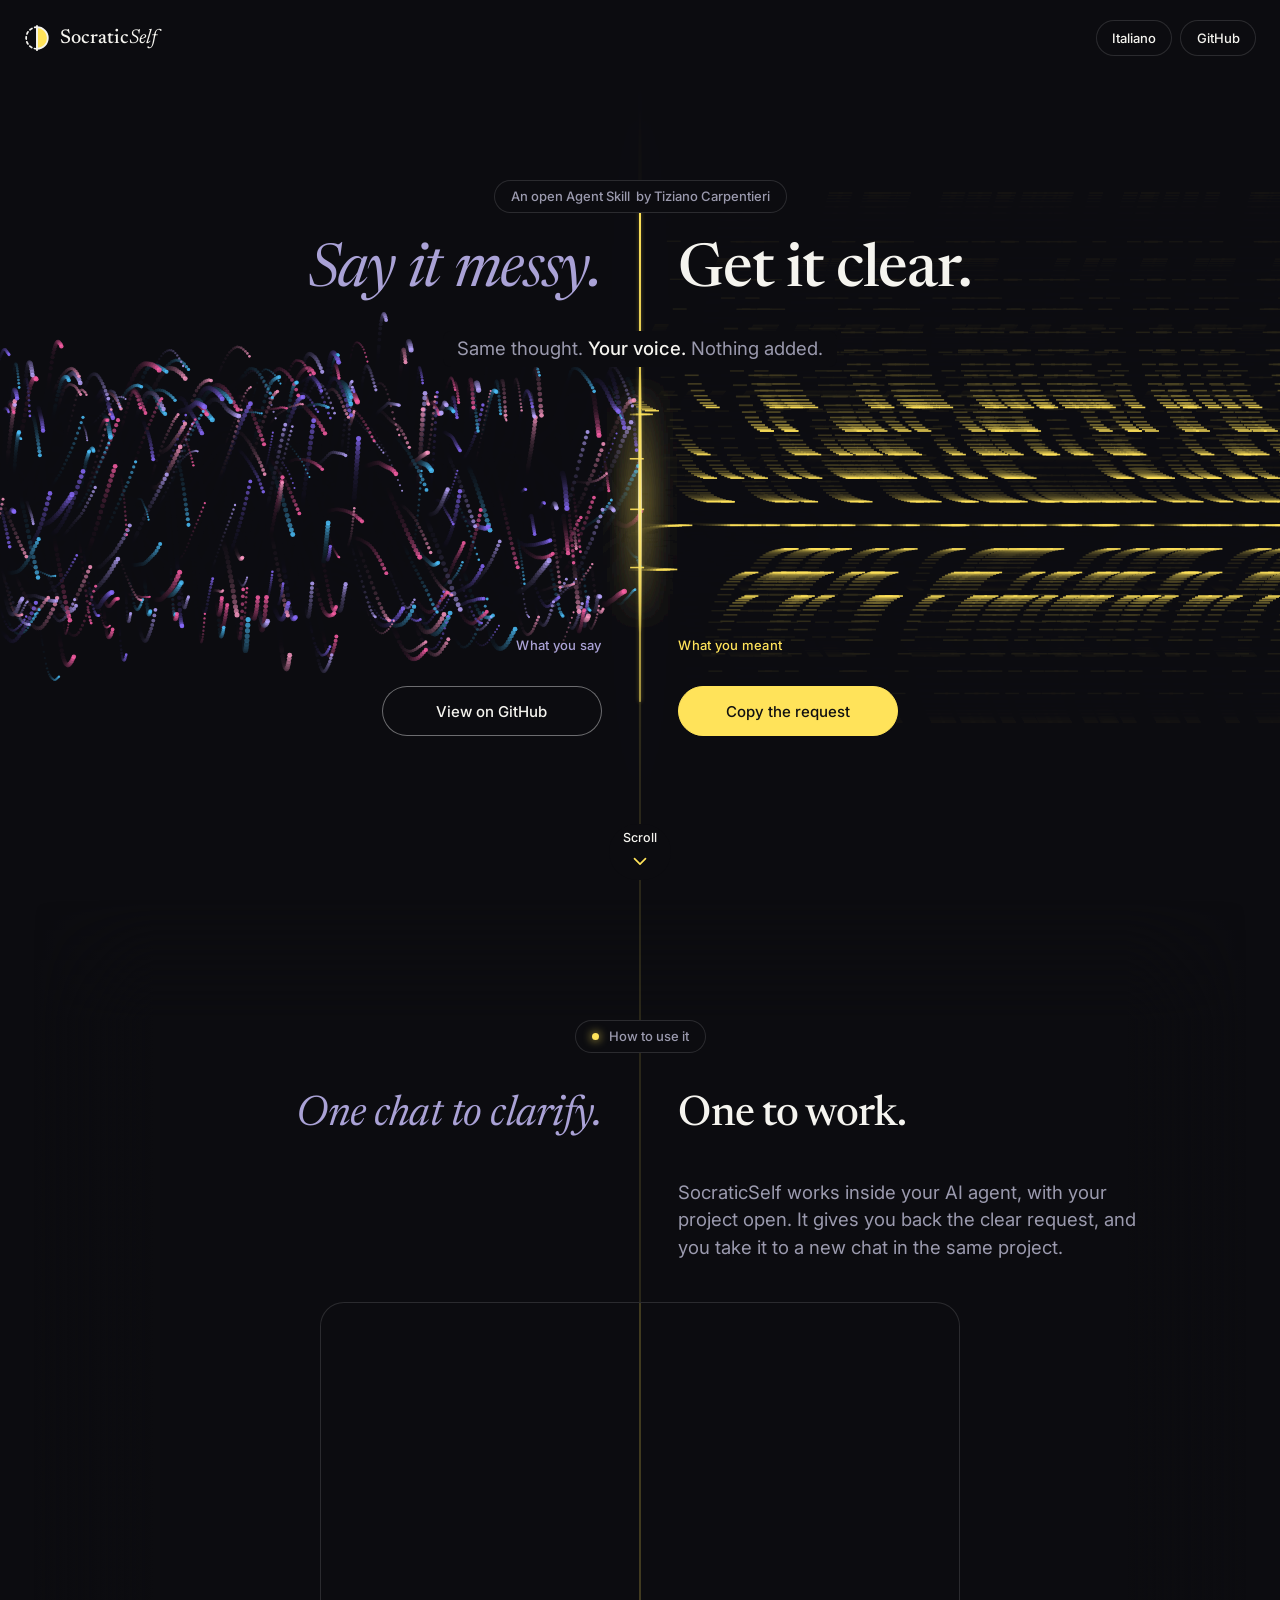
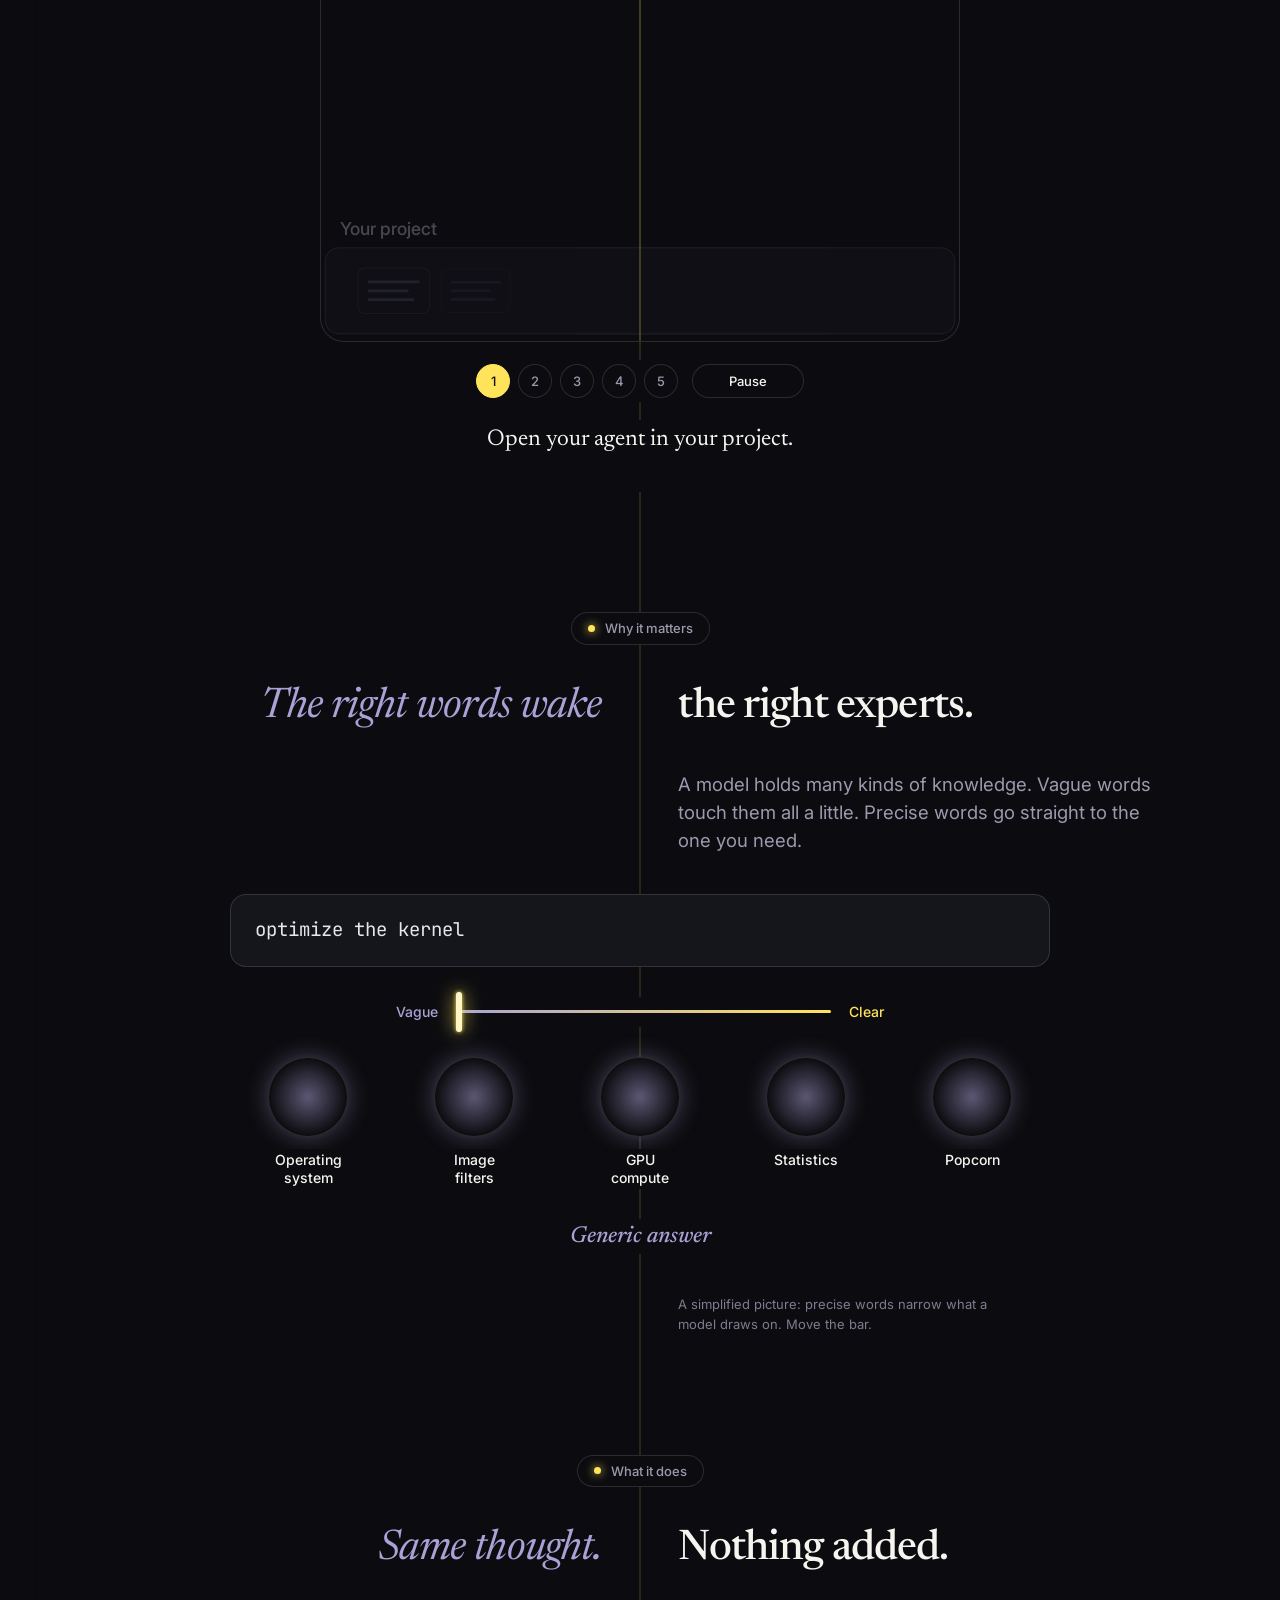
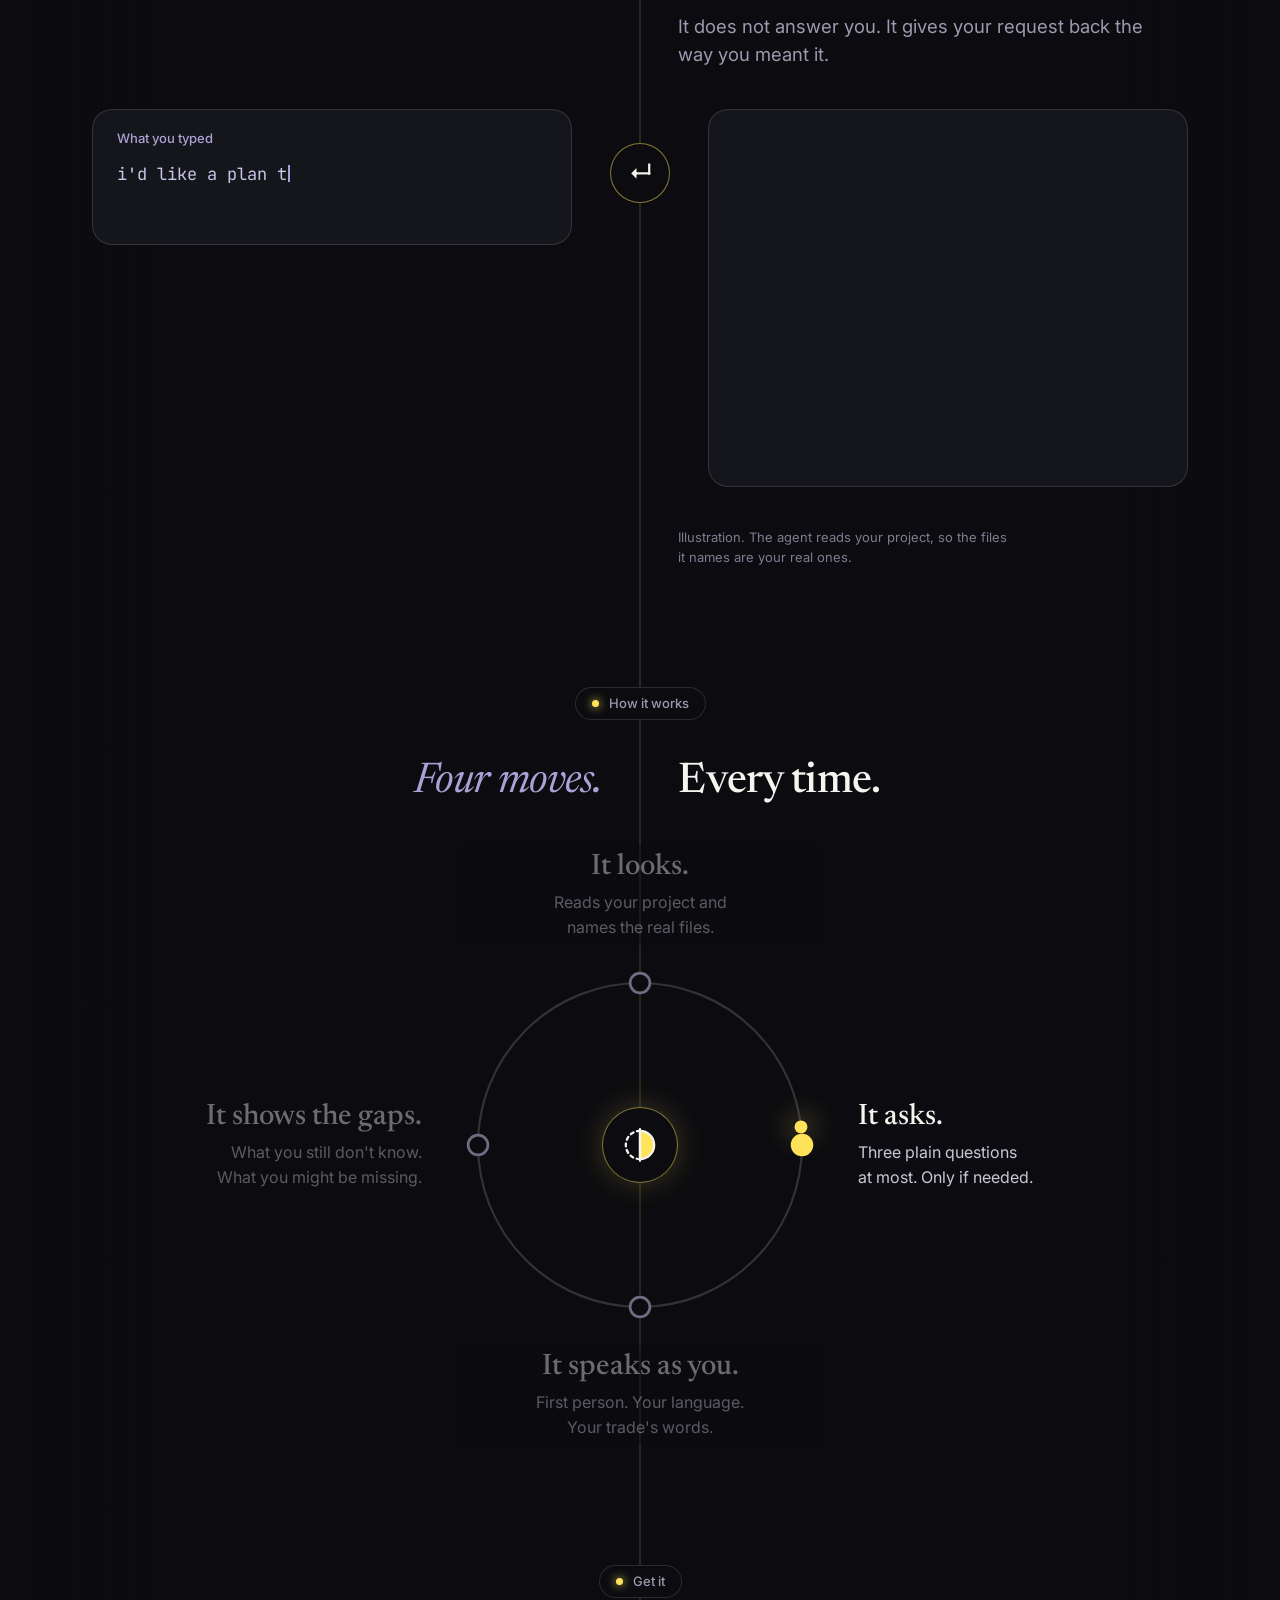
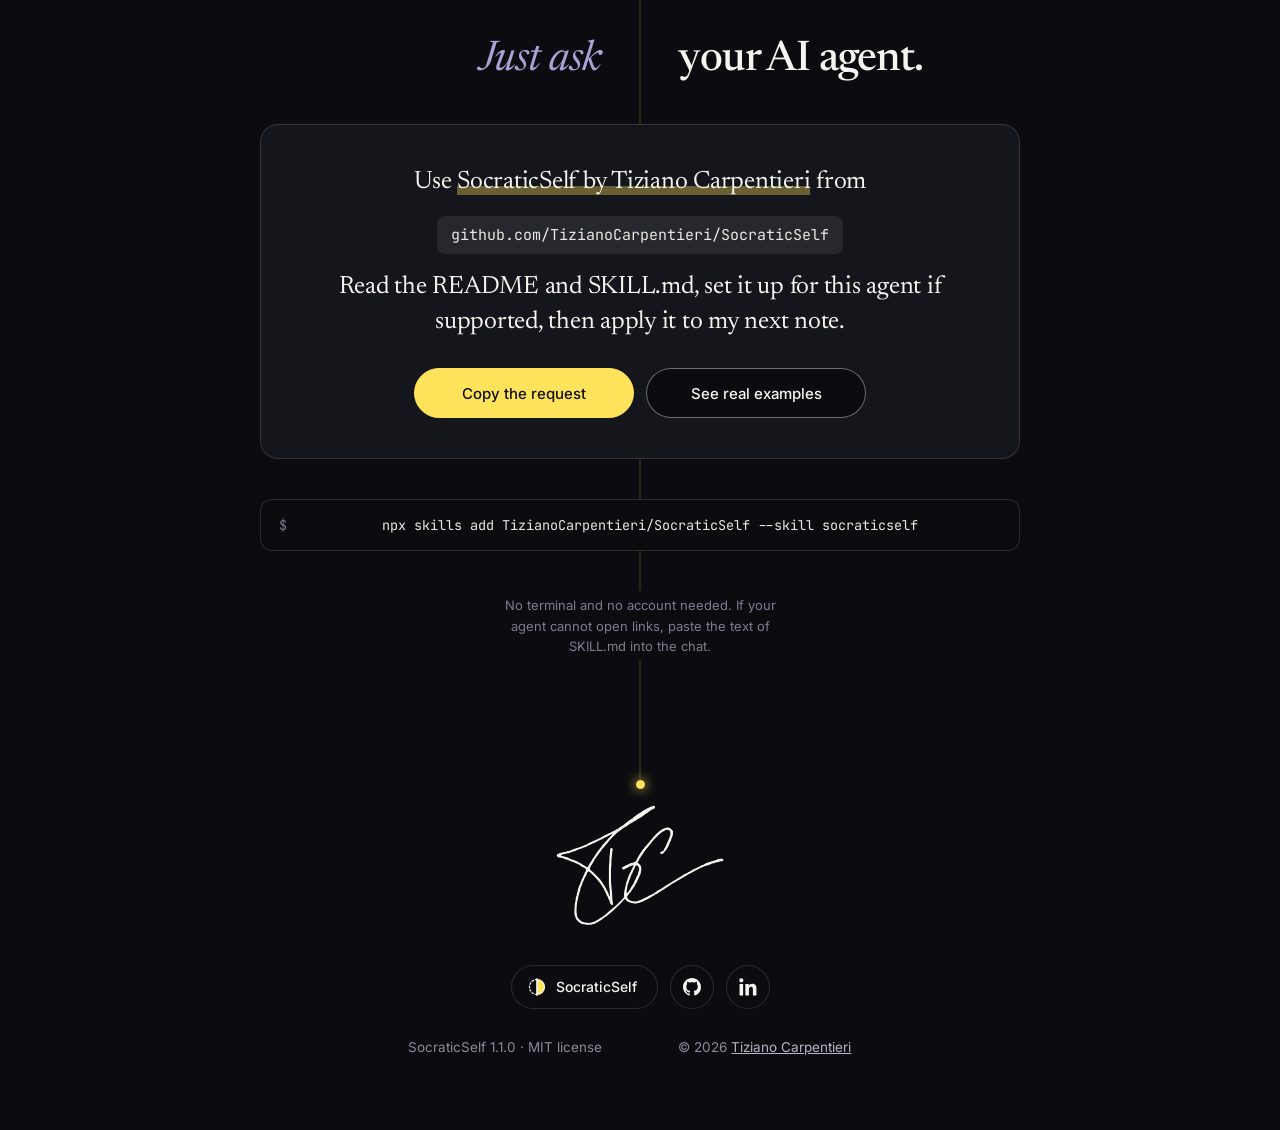
<file: socraticself/index.html>
<!doctype html>
<html lang="en">
<head>
<meta charset="utf-8">
<meta name="viewport" content="width=device-width, initial-scale=1">
<title>SocraticSelf by Tiziano Carpentieri — say it messy, get it clear</title>
<meta name="description" content="SocraticSelf is an open Agent Skill by Tiziano Carpentieri. It turns a rough note or prompt into the same request, stated clearly in your own first-person voice, naming the real files and what is still unknown.">
<meta name="author" content="Tiziano Carpentieri">
<link rel="canonical" href="https://tizianocarpentieri.github.io/socraticself/">
<link rel="alternate" hreflang="en" href="https://tizianocarpentieri.github.io/socraticself/">
<link rel="alternate" hreflang="it" href="https://tizianocarpentieri.github.io/it/socraticself/">
<link rel="alternate" hreflang="x-default" href="https://tizianocarpentieri.github.io/socraticself/">
<meta property="og:type" content="website">
<meta property="og:title" content="SocraticSelf — say it messy, get it clear">
<meta property="og:description" content="Same thought. Your voice. Nothing added. An open Agent Skill by Tiziano Carpentieri.">
<meta property="og:url" content="https://tizianocarpentieri.github.io/socraticself/">
<meta property="og:image" content="https://tizianocarpentieri.github.io/assets/og-socraticself.png">
<meta name="twitter:card" content="summary_large_image">
<link rel="icon" href="../favicon.ico" sizes="16x16 32x32 48x48">
<link rel="icon" href="../assets/icon.svg" type="image/svg+xml">
<link rel="icon" href="../assets/icon-192.png" type="image/png" sizes="192x192">
<link rel="apple-touch-icon" href="../apple-touch-icon.png">
<link rel="preconnect" href="https://fonts.googleapis.com">
<link rel="preconnect" href="https://fonts.gstatic.com" crossorigin>
<link href="https://fonts.googleapis.com/css2?family=Newsreader:ital,opsz,wght@0,6..72,400;0,6..72,500;1,6..72,400;1,6..72,500&family=Inter:wght@400;500;600&family=JetBrains+Mono:wght@400&display=swap" rel="stylesheet">
<link rel="stylesheet" href="../assets/site.css">
<script type="application/ld+json">{"@context": "https://schema.org", "@type": "SoftwareSourceCode", "name": "SocraticSelf", "alternateName": "socraticself", "description": "SocraticSelf is an open Agent Skill by Tiziano Carpentieri. It turns a rough note or prompt into the same request, stated clearly in your own first-person voice, naming the real files and what is still unknown.", "codeRepository": "https://github.com/TizianoCarpentieri/SocraticSelf", "license": "https://opensource.org/licenses/MIT", "version": "1.1.0", "inLanguage": "en", "author": {"@type": "Person", "name": "Tiziano Carpentieri", "url": "https://tizianocarpentieri.github.io/", "sameAs": ["https://github.com/TizianoCarpentieri", "https://www.linkedin.com/in/tiziano-carpentieri-pmroma/"]}}</script>
</head>
<body style="--signal:#ffe35a">
<div class="page">
<header class="hero">
  <canvas class="scene" data-scene="flow" data-band=".band-slot"></canvas>
  <div class="wrap">
    <nav class="nav">
      <a class="brand" href="../index.html"><svg viewBox="0 0 24 24" aria-hidden="true"><path d="M12 2a10 10 0 0 0 0 20" fill="none" stroke="currentColor" stroke-width="1.6" stroke-dasharray="2.2 2.6" stroke-linecap="round"/><path d="M12 2a10 10 0 0 1 0 20z" fill="#ffe35a" stroke="currentColor" stroke-width="1.6" stroke-linejoin="round"/><path d="M12 .8v22.4" stroke="currentColor" stroke-width="1.6" stroke-linecap="round"/></svg><span>Socratic<em>Self</em></span></a>
      <div class="links"><a class="chip" href="../it/socraticself/index.html" hreflang="it">Italiano</a><a class="chip" href="https://github.com/TizianoCarpentieri/SocraticSelf">GitHub</a></div>
    </nav>
    <div class="hero-body">
      <div class="bead axis-start"><span><span class="seg">An open Agent Skill</span><span class="seg">by Tiziano Carpentieri</span></span></div>
      <h1 class="split h-split"><span class="l">Say it messy.</span><span class="r">Get it clear.</span></h1>
      <p class="mid lede"><span>Same thought. <b>Your voice.</b> Nothing added.</span></p>
      <div class="band-slot" aria-hidden="true"></div>
      <div class="split under"><span class="l">What you say</span><span class="r">What you meant</span></div>
      <div class="split actions">
        <a class="l btn" href="https://github.com/TizianoCarpentieri/SocraticSelf">View on GitHub</a>
        <button class="r btn solid" data-copy="Use SocraticSelf by Tiziano Carpentieri from https://github.com/TizianoCarpentieri/SocraticSelf. Read the README and SKILL.md, set it up for this agent if supported, then apply it to my next note." data-done="Copied ✓"><span class="lab">Copy the request</span></button>
      </div>
    </div>
  </div>
  <a class="cue" href="#main"><span>Scroll</span><svg viewBox="0 0 24 24" aria-hidden="true"><path d="M6 9.5l6 6 6-6"/></svg></a>
</header>

<main id="main">
<section class="sec rise">
  <div class="wrap">
    <div class="bead"><span><i></i>How to use it</span></div>
    <h2 class="split h-split"><span class="l">One chat to clarify.</span><span class="r">One to work.</span></h2>
    <div class="split lede-row"><span class="l"></span><p class="r lede">SocraticSelf works inside your AI agent, with your project open. It gives you back the clear request, and you take it to a new chat in the same project.</p></div>
    <div class="film" data-film data-labels='{"project": "Your project", "chat": "New chat", "left": "Say it messy.", "right": "Get it clear."}' data-alt="How to use SocraticSelf in five steps: two chats in the same project, the first clarifies the request, the second works on it.">
      <div class="film-stage"></div>
      <div class="film-bar">
        <div class="film-steps" role="group" aria-label="Steps of the film"><button aria-label="Step 1">1</button><button aria-label="Step 2">2</button><button aria-label="Step 3">3</button><button aria-label="Step 4">4</button><button aria-label="Step 5">5</button></div>
        <button class="film-play" data-play="Play" data-pause="Pause" aria-pressed="false"><span class="lab">Pause</span></button>
      </div>
      <div class="film-cap"><p>Open your agent in your project.</p><p>Write it the way it comes.</p><p>It reads the files. If needed, it asks.</p><p>It gives the request back, clear.</p><p>Paste it into a new chat, same project.</p><p>SocraticSelf, an open Agent Skill by Tiziano Carpentieri.</p></div>
    </div>
  </div>
</section>

<section class="sec rise">
  <div class="wrap">
    <div class="bead"><span><i></i>Why it matters</span></div>
    <h2 class="split h-split"><span class="l">The right words wake</span><span class="r">the right experts.</span></h2>
    <div class="split lede-row"><span class="l"></span><p class="r lede">A model holds many kinds of knowledge. Vague words touch them all a little. Precise words go straight to the one you need.</p></div>
    <div class="prec" data-level="0">
      <p class="prompt" aria-live="polite">optimize the kernel<span class="seg" data-l="1"> for GPU compute</span><span class="seg" data-l="2"> in src/ops/</span><span class="seg" data-l="3"> to speed up inference</span></p>
      <label class="slider"><span>Vague</span><input type="range" min="0" max="3" step="1" value="0" aria-label="How precise the prompt is"><span>Clear</span></label>
      <div class="orbs" aria-hidden="true"><div class="orb"><i></i><span>Operating<br>system</span></div><div class="orb"><i></i><span>Image<br>filters</span></div><div class="orb"><i></i><span>GPU<br>compute</span></div><div class="orb"><i></i><span>Statistics<br>&nbsp;</span></div><div class="orb"><i></i><span>Popcorn<br>&nbsp;</span></div></div>
      <div class="out"><span class="o0">Generic answer</span><span class="o1">More precise</span><span class="o3">The right answer</span></div>
    </div>
    <div class="split"><span class="l"></span><p class="r caption">A simplified picture: precise words narrow what a model draws on. Move the bar.</p></div>
  </div>
</section>

<section class="sec rise">
  <div class="wrap">
    <div class="bead"><span><i></i>What it does</span></div>
    <h2 class="split h-split"><span class="l">Same thought.</span><span class="r">Nothing added.</span></h2>
    <div class="split lede-row"><span class="l"></span><p class="r lede">It does not answer you. It gives your request back the way you meant it.</p></div>
    <div class="ask">
      <div class="field"><span class="who">What you typed</span><p class="raw">i'd like a plan to improve the project in the inference phase, optimizing the kernel</p></div>
      <button class="enter" aria-label="Send again">↵</button>
      <div class="result">
        <span class="who rv">What it gives back</span>
        <p class="clear rv">I want a plan to make <mark>inference</mark> faster by optimizing the <mark>compute kernels</mark> this project runs on the GPU.</p>
        <p class="files rv"><code>src/ops/conv_kernel.cu</code><code>src/ops/attention_kernel.cu</code><code>inference/runner.py</code></p>
        <div class="notes rv"><div class="note"><b>What I still have to find out</b>Which kernel takes most of the time. Nothing is profiled yet.</div><div class="note"><b>What I might be missing</b>A faster kernel may not help if the real bottleneck is loading the data.</div></div>
      </div>
    </div>
    <div class="split"><span class="l"></span><p class="r caption">Illustration. The agent reads your project, so the files it names are your real ones.</p></div>
  </div>
</section>

<section class="sec rise">
  <div class="wrap">
    <div class="bead"><span><i></i>How it works</span></div>
    <h2 class="split h-split"><span class="l">Four moves.</span><span class="r">Every time.</span></h2>
    <div class="cycle">
      <div class="ring" aria-hidden="true"><svg viewBox="0 0 200 200"><circle class="track" cx="100" cy="100" r="90"/><circle class="pt" cx="100" cy="10" r="5.5"/><circle class="pt" cx="190" cy="100" r="5.5"/><circle class="pt" cx="100" cy="190" r="5.5"/><circle class="pt" cx="10" cy="100" r="5.5"/><circle class="spark" cx="100" cy="10" r="3.6"/></svg><div class="core"><svg viewBox="0 0 24 24" aria-hidden="true"><path d="M12 2a10 10 0 0 0 0 20" fill="none" stroke="currentColor" stroke-width="1.6" stroke-dasharray="2.2 2.6" stroke-linecap="round"/><path d="M12 2a10 10 0 0 1 0 20z" fill="#ffe35a" stroke="currentColor" stroke-width="1.6" stroke-linejoin="round"/><path d="M12 .8v22.4" stroke="currentColor" stroke-width="1.6" stroke-linecap="round"/></svg></div></div>
      <div class="mv m1"><b>It looks.</b><span>Reads your project and names the real files.</span></div>
      <div class="mv m2"><b>It asks.</b><span>Three plain questions at most. Only if needed.</span></div>
      <div class="mv m3"><b>It speaks as you.</b><span>First person. Your language. Your trade's words.</span></div>
      <div class="mv m4"><b>It shows the gaps.</b><span>What you still don't know. What you might be missing.</span></div>
    </div>
  </div>
</section>

<section class="sec rise" id="use">
  <div class="wrap">
    <div class="bead"><span><i></i>Get it</span></div>
    <h2 class="split h-split"><span class="l">Just ask</span><span class="r">your AI agent.</span></h2>
    <div class="plate">
      <p>Use <b>SocraticSelf by Tiziano Carpentieri</b> from</p>
      <span class="url">github.com/<wbr>TizianoCarpentieri/<wbr>SocraticSelf</span>
      <p>Read the README and SKILL.md, set it up for this agent if supported, then apply it to my next note.</p>
      <div class="pair">
        <button class="btn solid" data-copy="Use SocraticSelf by Tiziano Carpentieri from https://github.com/TizianoCarpentieri/SocraticSelf. Read the README and SKILL.md, set it up for this agent if supported, then apply it to my next note." data-done="Copied ✓"><span class="lab">Copy the request</span></button>
        <a class="btn" href="https://github.com/TizianoCarpentieri/SocraticSelf#everyday-examples">See real examples</a>
      </div>
    </div>
    <div class="cmd"><span>$</span><code>npx skills add TizianoCarpentieri/SocraticSelf --skill socraticself</code></div>
    <p class="mid caption"><span>No terminal and no account needed. If your agent cannot open links, paste the text of SKILL.md into the chat.</span></p>
  </div>
</section>
</main>
<footer>
  <div class="wrap">
    <span class="end-dot" aria-hidden="true"></span>
    <svg class="sign" viewBox="0 0 708 507" role="img" aria-label="Signature of Tiziano Carpentieri"><mask id="pen" maskUnits="userSpaceOnUse" x="0" y="0" width="708" height="507"><g fill="none" stroke="#fff" stroke-width="22" stroke-linecap="round" stroke-linejoin="round"><path d="M13.5 213.0L16.8 207.9L21.5 205.2L61.5 195.5L121.5 173.0L176.5 147.3L234.5 117.8L247.5 114.7L293.0 84.5L309.0 73.0L372.0 30.6L398.0 15.0L411.0 9.5" data-at="0" data-for="0.392"/><path d="M13.5 213.0L14.8 215.2L17.6 216.9L38.5 222.3L87.5 241.9L130.5 266.8L132.5 268.6L135.3 273.6L143.5 278.2L149.5 283.3L161.8 295.0L178.4 312.5L191.3 329.0L205.2 351.5L212.8 366.0L221.2 385.5L229.6 393.6L233.1 409.0L235.0 414.0" data-at="0" data-for="0.273"/><path d="M221.0 385.0L222.1 387.1L227.5 390.3L230.3 389.5L231.5 386.0L230.8 364.5L227.0 327.0L227.0 265.0L228.5 248.0L229.8 220.0L232.2 193.5L233.5 188.0" data-at="0.452" data-for="0.186"/><path d="M239.0 116.5L241.8 115.9L243.6 117.7L243.4 120.5L240.8 125.5L200.0 171.5L177.1 200.5L161.0 224.5L142.9 254.0L137.8 264.5L130.2 277.5L116.9 305.5L109.1 323.0L99.7 347.0L90.7 380.0L86.1 401.5L82.8 423.5L81.6 450.0L82.2 456.5L84.2 467.0L87.7 476.5L94.2 484.8L103.5 492.7L114.5 497.6L130.5 500.2L142.0 500.2L156.5 497.6L163.5 494.7L180.0 485.8L210.5 464.6L249.0 431.4L279.5 402.0" data-at="0.698" data-for="0.561"/><path d="M284.5 265.5L314.5 250.8L320.0 249.3L328.5 248.3L330.5 248.8L331.8 250.6L333.5 248.5L335.5 247.8L342.5 249.9L346.9 252.3L351.3 257.5L353.9 263.5L354.5 268.5L353.2 279.5L349.3 292.5L343.9 305.0L332.1 329.5L326.8 339.0L316.4 355.5L305.5 370.0" data-at="1.318" data-for="0.175"/><path d="M445.0 201.0L453.2 195.8L457.8 190.5L462.0 184.0L468.3 172.0L480.0 145.5L485.0 131.0L487.0 119.0L485.6 110.0L482.3 104.3L479.5 102.2L475.5 100.6L468.5 99.7L458.0 101.9L447.0 108.1L437.0 115.4L421.0 130.1L412.1 139.5L378.5 179.0L368.9 191.5L353.8 214.0L342.2 234.5L338.3 244.5L332.1 250.1L329.0 260.5L311.3 297.0L304.7 314.5L298.3 334.0L295.4 347.0L292.8 363.5L292.3 374.0L293.5 389.3L292.6 390.7L291.0 391.1L289.0 393.0" data-at="1.554" data-for="0.422"/><path d="M289.0 393.0L291.3 390.9L294.2 391.5L303.0 401.7L311.0 406.1L316.0 407.8L325.0 409.5L334.5 410.3L344.0 409.0L350.0 407.4L381.5 393.3L415.5 374.4L500.5 320.4L544.5 294.4L595.5 267.4L616.5 257.1L650.5 243.8L687.5 232.5L697.5 231.5" data-at="1.976" data-for="0.4"/></g></mask><use class="ink" href="../assets/sigla.svg#s" mask="url(#pen)"/></svg>
    <nav class="foot-links" aria-label="Tiziano Carpentieri online">
      <a class="foot-pill" href="https://github.com/TizianoCarpentieri/SocraticSelf" aria-label="SocraticSelf on GitHub" title="SocraticSelf on GitHub"><svg viewBox="0 0 24 24" aria-hidden="true"><path d="M12 2a10 10 0 0 0 0 20" fill="none" stroke="currentColor" stroke-width="1.6" stroke-dasharray="2.2 2.6" stroke-linecap="round"/><path d="M12 2a10 10 0 0 1 0 20z" fill="#ffe35a" stroke="currentColor" stroke-width="1.6" stroke-linejoin="round"/><path d="M12 .8v22.4" stroke="currentColor" stroke-width="1.6" stroke-linecap="round"/></svg><span>SocraticSelf</span></a><a class="foot-icon" href="https://github.com/TizianoCarpentieri" aria-label="GitHub" title="GitHub"><svg viewBox="0 0 16 16" aria-hidden="true"><path d="M8 0C3.58 0 0 3.58 0 8c0 3.54 2.29 6.53 5.47 7.59.4.07.55-.17.55-.38 0-.19-.01-.82-.01-1.49-2.01.37-2.53-.49-2.69-.94-.09-.23-.48-.94-.82-1.13-.28-.15-.68-.52-.01-.53.63-.01 1.08.58 1.23.82.72 1.21 1.87.87 2.33.66.07-.52.28-.87.51-1.07-1.78-.2-3.64-.89-3.64-3.95 0-.87.31-1.59.82-2.15-.08-.2-.36-1.02.08-2.12 0 0 .67-.21 2.2.82.64-.18 1.32-.27 2-.27.68 0 1.36.09 2 .27 1.53-1.04 2.2-.82 2.2-.82.44 1.1.16 1.92.08 2.12.51.56.82 1.27.82 2.15 0 3.07-1.87 3.75-3.65 3.95.29.25.54.73.54 1.48 0 1.07-.01 1.93-.01 2.2 0 .21.15.46.55.38A8.013 8.013 0 0016 8c0-4.42-3.58-8-8-8z"/></svg></a><a class="foot-icon" href="https://www.linkedin.com/in/tiziano-carpentieri-pmroma/" rel="me" aria-label="LinkedIn" title="LinkedIn"><svg viewBox="3 3 18 18" aria-hidden="true"><path d="M20.447 20.452h-3.554v-5.569c0-1.328-.027-3.037-1.852-3.037-1.853 0-2.136 1.445-2.136 2.939v5.667H9.351V9h3.414v1.561h.046c.477-.9 1.637-1.85 3.37-1.85 3.601 0 4.267 2.37 4.267 5.455v6.286zM5.337 7.433c-1.144 0-2.063-.926-2.063-2.065 0-1.138.92-2.063 2.063-2.063 1.14 0 2.064.925 2.064 2.063 0 1.139-.925 2.065-2.064 2.065zm1.782 13.019H3.555V9h3.564v11.452z"/></svg></a>
    </nav>
    <p class="split foot-legal"><span class="l">SocraticSelf 1.1.0 · MIT license</span><span class="r">© 2026 <a href="../index.html">Tiziano Carpentieri</a></span></p>
  </div>
</footer>
<div class="axis" aria-hidden="true"><i></i></div>
</div>
<script src="../assets/film.js"></script>
<script src="../assets/site.js"></script>
</body>
</html>
</file>
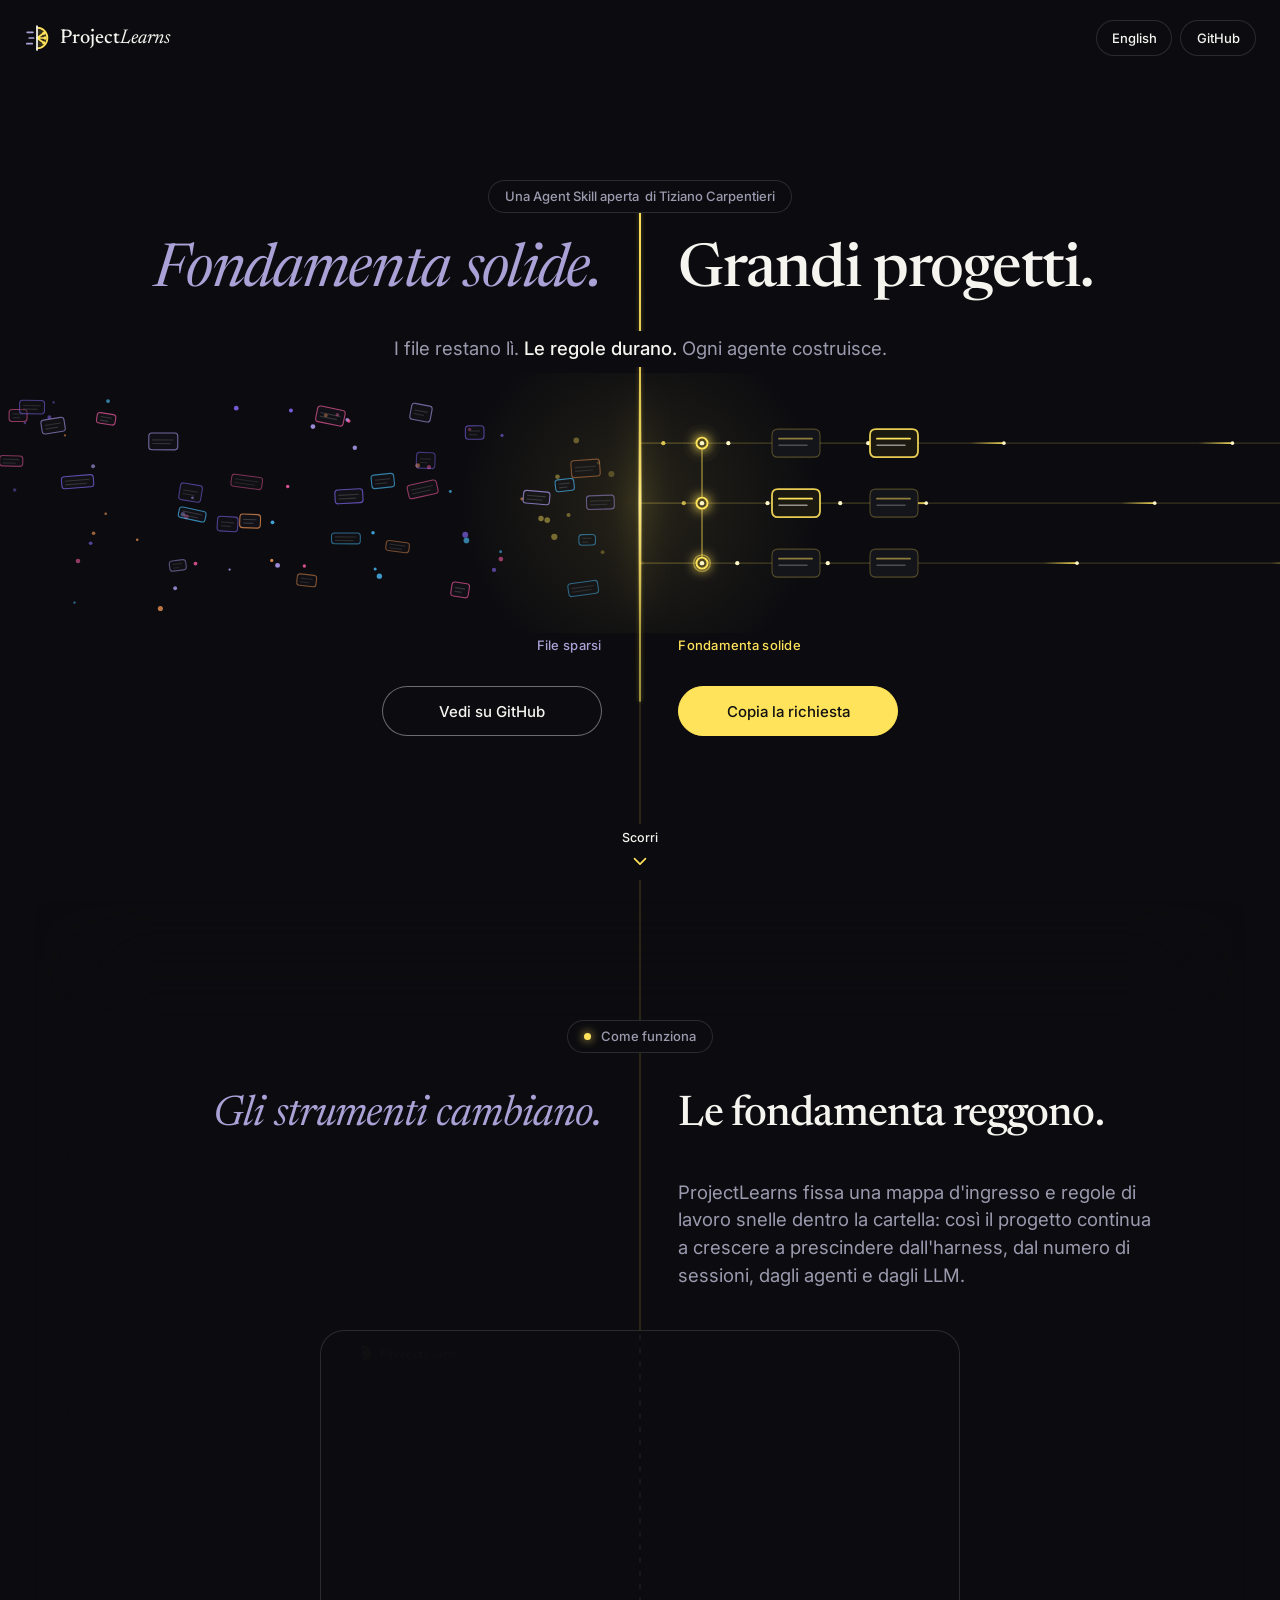
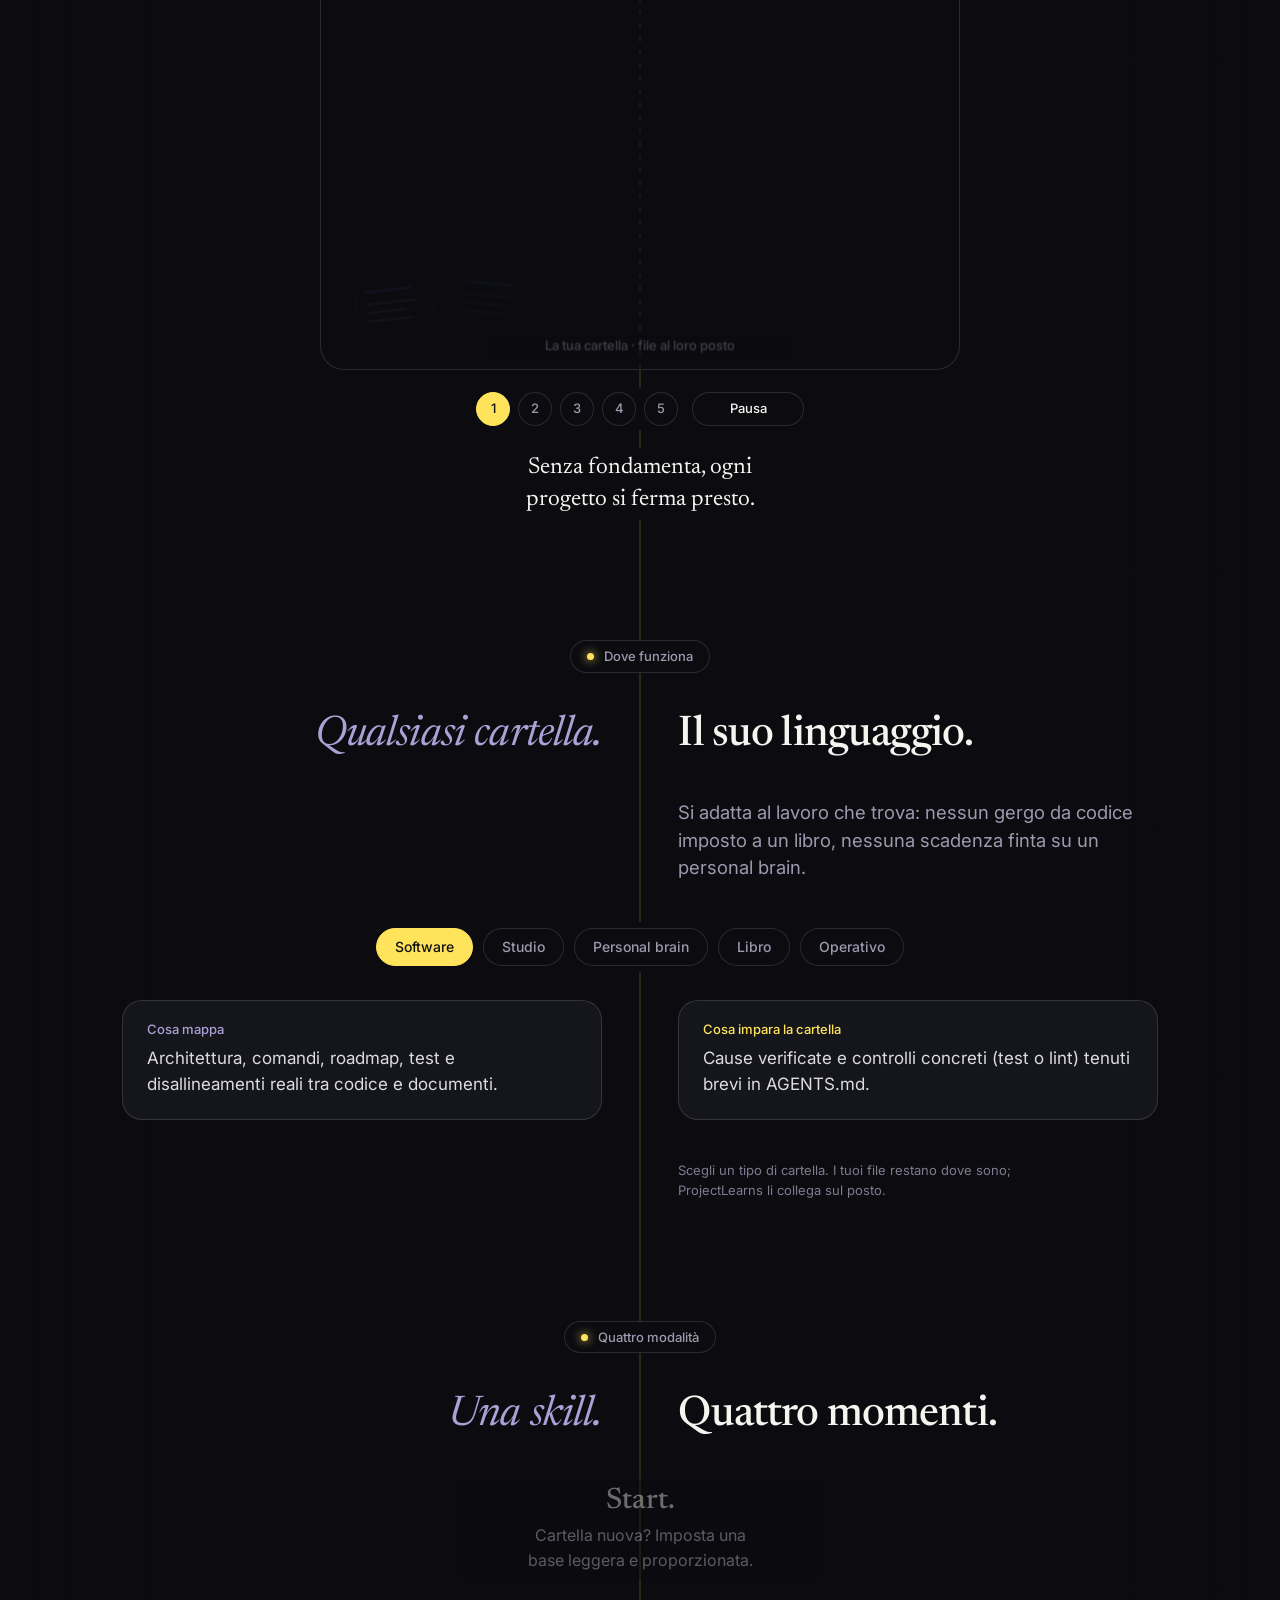
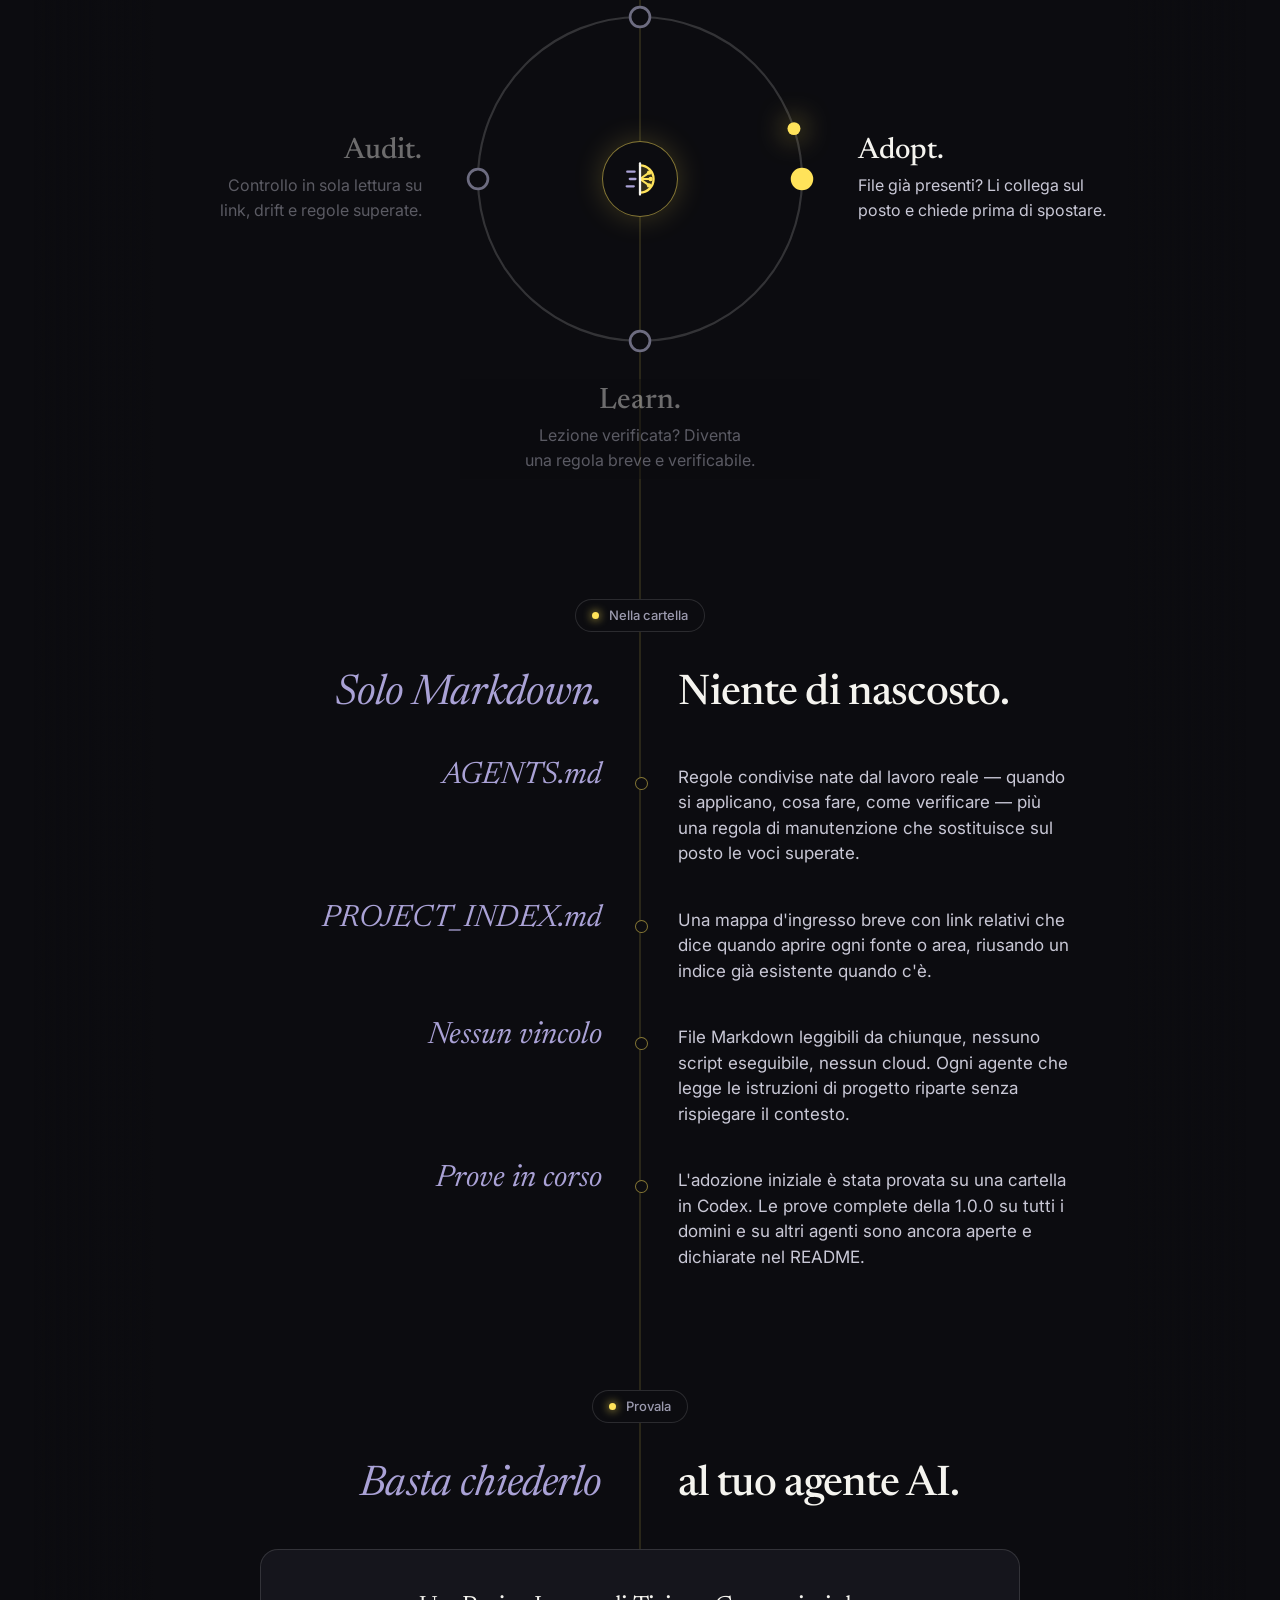
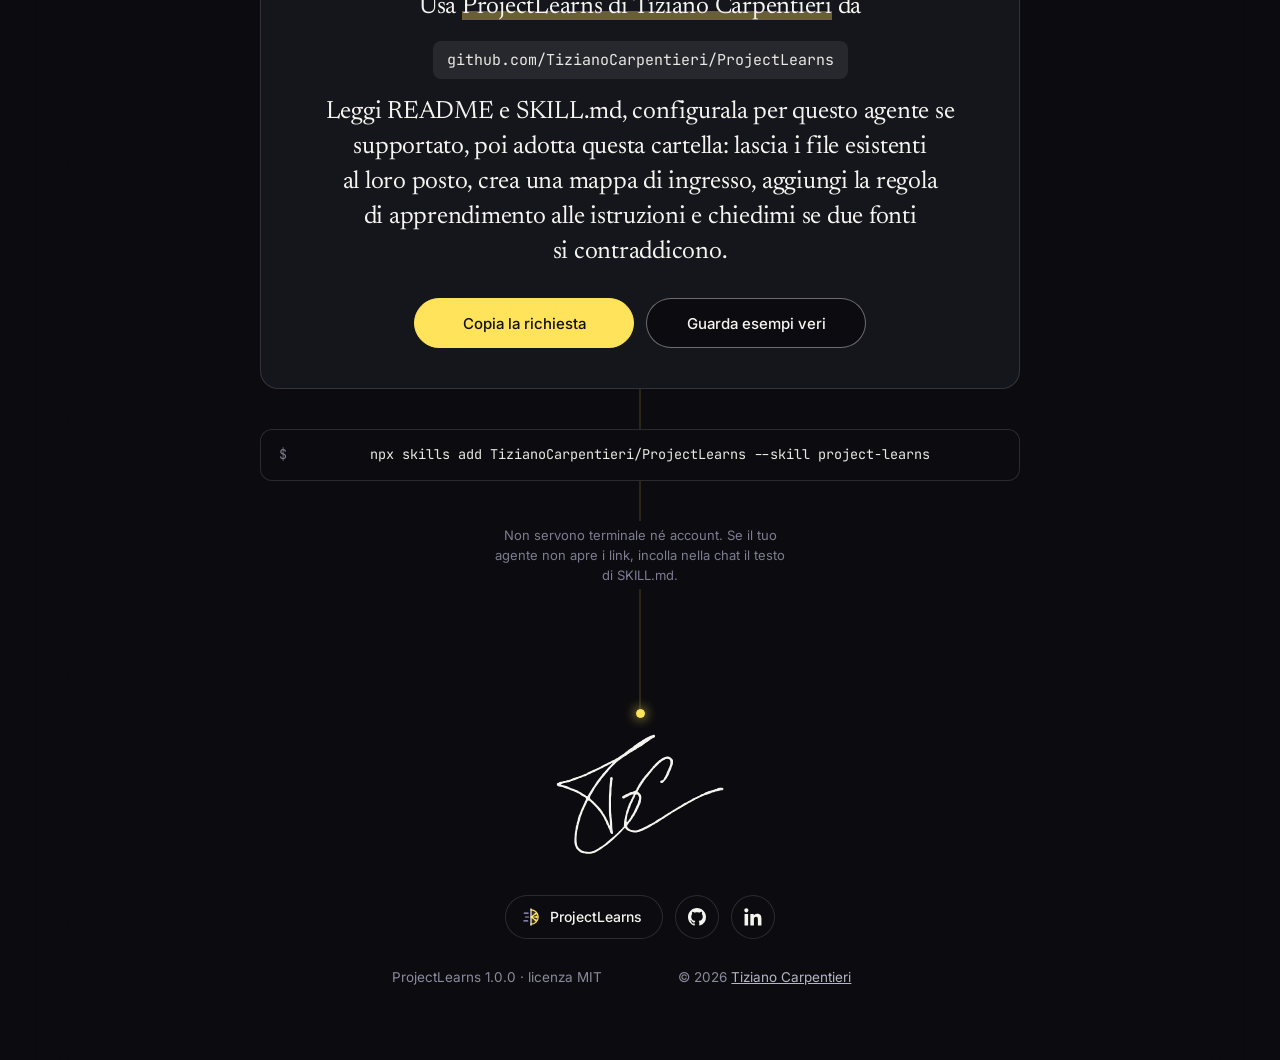
<file: it/projectlearns/index.html>
<!doctype html>
<html lang="it">
<head>
<meta charset="utf-8">
<meta name="viewport" content="width=device-width, initial-scale=1">
<title>ProjectLearns di Tiziano Carpentieri — fondamenta solide, grandi progetti</title>
<meta name="description" content="ProjectLearns è una Agent Skill aperta di Tiziano Carpentieri. Dà a qualsiasi cartella una mappa d'ingresso e regole snelle sul posto, così il progetto cresce nel tempo a prescindere da harness, sessioni, agenti e modelli.">
<meta name="author" content="Tiziano Carpentieri">
<link rel="canonical" href="https://tizianocarpentieri.github.io/it/projectlearns/">
<link rel="alternate" hreflang="en" href="https://tizianocarpentieri.github.io/projectlearns/">
<link rel="alternate" hreflang="it" href="https://tizianocarpentieri.github.io/it/projectlearns/">
<link rel="alternate" hreflang="x-default" href="https://tizianocarpentieri.github.io/projectlearns/">
<meta property="og:type" content="website">
<meta property="og:title" content="ProjectLearns — fondamenta solide, grandi progetti">
<meta property="og:description" content="Ordine sul posto. Regole che durano. Pensata per crescere tra harness, sessioni, agenti e modelli.">
<meta property="og:url" content="https://tizianocarpentieri.github.io/it/projectlearns/">
<meta property="og:image" content="https://tizianocarpentieri.github.io/assets/og-projectlearns.png">
<meta name="twitter:card" content="summary_large_image">
<link rel="icon" href="../../favicon.ico" sizes="16x16 32x32 48x48">
<link rel="icon" href="../../assets/icon.svg" type="image/svg+xml">
<link rel="icon" href="../../assets/icon-192.png" type="image/png" sizes="192x192">
<link rel="apple-touch-icon" href="../../apple-touch-icon.png">
<link rel="preconnect" href="https://fonts.googleapis.com">
<link rel="preconnect" href="https://fonts.gstatic.com" crossorigin>
<link href="https://fonts.googleapis.com/css2?family=Newsreader:ital,opsz,wght@0,6..72,400;0,6..72,500;1,6..72,400;1,6..72,500&family=Inter:wght@400;500;600&family=JetBrains+Mono:wght@400&display=swap" rel="stylesheet">
<link rel="stylesheet" href="../../assets/site.css">
<script type="application/ld+json">{"@context": "https://schema.org", "@type": "SoftwareSourceCode", "name": "ProjectLearns", "alternateName": "project-learns", "description": "ProjectLearns è una Agent Skill aperta di Tiziano Carpentieri. Dà a qualsiasi cartella una mappa d'ingresso e regole snelle sul posto, così il progetto cresce nel tempo a prescindere da harness, sessioni, agenti e modelli.", "codeRepository": "https://github.com/TizianoCarpentieri/ProjectLearns", "license": "https://opensource.org/licenses/MIT", "version": "1.0.0", "inLanguage": "it", "author": {"@type": "Person", "name": "Tiziano Carpentieri", "url": "https://tizianocarpentieri.github.io/", "sameAs": ["https://github.com/TizianoCarpentieri", "https://www.linkedin.com/in/tiziano-carpentieri-pmroma/"]}}</script>
</head>
<body style="--signal:#ffe35a">
<div class="page">
<header class="hero">
  <canvas class="scene" data-scene="learns" data-band=".band-slot"></canvas>
  <div class="wrap">
    <nav class="nav">
      <a class="brand" href="../../it/index.html"><svg viewBox="0 0 24 24" aria-hidden="true"><line x1="3" y1="6.8" x2="8.2" y2="6.8" stroke="#aaa2d6" stroke-width="1.6" stroke-linecap="round"/><line x1="4.8" y1="12" x2="8.8" y2="12" stroke="#aaa2d6" stroke-width="1.6" stroke-linecap="round"/><line x1="2.6" y1="17.2" x2="7.6" y2="17.2" stroke="#aaa2d6" stroke-width="1.6" stroke-linecap="round"/><path d="M12 2.4a9.6 9.6 0 0 1 0 19.2" fill="rgba(255,227,90,.16)" stroke="#ffe35a" stroke-width="1.6" stroke-linecap="round"/><path d="M12 12 L18.2 7.6 M12 12 L19.4 12 M12 12 L18.2 16.4" fill="none" stroke="#ffe35a" stroke-width="1.5" stroke-linecap="round"/><circle cx="18.4" cy="7.5" r="1.55" fill="#ffe35a"/><circle cx="19.5" cy="12" r="1.55" fill="#ffe35a"/><circle cx="18.4" cy="16.5" r="1.55" fill="#ffe35a"/><line x1="12" y1="1" x2="12" y2="23" stroke="currentColor" stroke-width="1.6" stroke-linecap="round"/></svg><span>Project<em>Learns</em></span></a>
      <div class="links"><a class="chip" href="../../projectlearns/index.html" hreflang="en">English</a><a class="chip" href="https://github.com/TizianoCarpentieri/ProjectLearns">GitHub</a></div>
    </nav>
    <div class="hero-body">
      <div class="bead axis-start"><span><span class="seg">Una Agent Skill aperta</span><span class="seg">di Tiziano Carpentieri</span></span></div>
      <h1 class="split h-split"><span class="l">Fondamenta solide.</span><span class="r">Grandi progetti.</span></h1>
      <p class="mid lede"><span>I file restano lì. <b>Le regole durano.</b> Ogni agente costruisce.</span></p>
      <div class="band-slot" aria-hidden="true"></div>
      <div class="split under"><span class="l">File sparsi</span><span class="r">Fondamenta solide</span></div>
      <div class="split actions">
        <a class="l btn" href="https://github.com/TizianoCarpentieri/ProjectLearns">Vedi su GitHub</a>
        <button class="r btn solid" data-copy="Usa ProjectLearns di Tiziano Carpentieri da https://github.com/TizianoCarpentieri/ProjectLearns. Leggi README e SKILL.md, configurala per questo agente se supportato, poi adotta questa cartella: lascia i file esistenti al loro posto, crea una mappa di ingresso, aggiungi la regola di apprendimento alle istruzioni e chiedimi se due fonti si contraddicono." data-done="Copiato ✓"><span class="lab">Copia la richiesta</span></button>
      </div>
    </div>
  </div>
  <a class="cue" href="#main"><span>Scorri</span><svg viewBox="0 0 24 24" aria-hidden="true"><path d="M6 9.5l6 6 6-6"/></svg></a>
</header>

<main id="main">
<section class="sec rise">
  <div class="wrap">
    <div class="bead"><span><i></i>Come funziona</span></div>
    <h2 class="split h-split"><span class="l">Gli strumenti cambiano.</span><span class="r">Le fondamenta reggono.</span></h2>
    <div class="split lede-row"><span class="l"></span><p class="r lede">ProjectLearns fissa una mappa d'ingresso e regole di lavoro snelle dentro la cartella: così il progetto continua a crescere a prescindere dall'harness, dal numero di sessioni, dagli agenti e dagli LLM.</p></div>
    <div class="film" data-film="projectlearns" data-labels='{"folder": "La tua cartella · file al loro posto", "fragile": "Senza fondamenta", "sessionPrefix": "Sessione ", "setup": "Ordine", "op1": "Harness A · LLM 1", "op2": "Harness B · LLM 2", "op3": "Agente 2 · LLM 3", "op4": "Agente 3 · LLM 2", "left": "Fondamenta solide.", "right": "Grandi progetti."}' data-alt="Come funziona ProjectLearns in cinque passi: senza fondamenta i progetti si fermano presto; ProjectLearns crea mappa e regole lasciando i file al loro posto; le lezioni verificate rinforzano le fondamenta; harness, agenti e LLM diversi costruiscono insieme senza ripartire da zero; il progetto cresce con ordine sessione dopo sessione.">
      <div class="film-stage"></div>
      <div class="film-bar">
        <div class="film-steps" role="group" aria-label="Passi del filmato"><button aria-label="Passo 1">1</button><button aria-label="Passo 2">2</button><button aria-label="Passo 3">3</button><button aria-label="Passo 4">4</button><button aria-label="Passo 5">5</button></div>
        <button class="film-play" data-play="Riprendi" data-pause="Pausa" aria-pressed="false"><span class="lab">Pausa</span></button>
      </div>
      <div class="film-cap"><p>Senza fondamenta, ogni progetto si ferma presto.</p><p>Metti ordine sul posto: mappa e regole diventano fondamenta.</p><p>Ogni errore verificato rinforza le fondamenta.</p><p>Cambia harness, LLM o numero di agenti: nessuno riparte da zero.</p><p>Sessione dopo sessione, il progetto cresce senza perdere ordine.</p><p>ProjectLearns, una Agent Skill aperta di Tiziano Carpentieri.</p></div>
    </div>
  </div>
</section>

<section class="sec rise">
  <div class="wrap">
    <div class="bead"><span><i></i>Dove funziona</span></div>
    <h2 class="split h-split"><span class="l">Qualsiasi cartella.</span><span class="r">Il suo linguaggio.</span></h2>
    <div class="split lede-row"><span class="l"></span><p class="r lede">Si adatta al lavoro che trova: nessun gergo da codice imposto a un libro, nessuna scadenza finta su un personal brain.</p></div>
    <div class="domains">
      <div class="dom-tabs" role="group" aria-label="Tipi di cartella"><button aria-pressed="true" class="on">Software</button><button aria-pressed="false">Studio</button><button aria-pressed="false">Personal brain</button><button aria-pressed="false">Libro</button><button aria-pressed="false">Operativo</button></div>
      <div class="dom-cards"><div class="dom-card on" aria-hidden="false"><div class="dom-pane l"><span class="who">Cosa mappa</span><p>Architettura, comandi, roadmap, test e disallineamenti reali tra codice e documenti.</p></div><div class="dom-pane r"><span class="who">Cosa impara la cartella</span><p>Cause verificate e controlli concreti (test o lint) tenuti brevi in AGENTS.md.</p></div></div><div class="dom-card" aria-hidden="true"><div class="dom-pane l"><span class="who">Cosa mappa</span><p>Programma, appunti per argomento, lacune aperte ed esercizi svolti lì dove sono.</p></div><div class="dom-pane r"><span class="who">Cosa impara la cartella</span><p>Errori ricorrenti trasformati in verifiche rapide prima di affrontare nuovi esercizi.</p></div></div><div class="dom-card" aria-hidden="true"><div class="dom-pane l"><span class="who">Cosa mappa</span><p>Aree, hub, inbox e convenzioni di collegamento — mai un elenco di ogni singola nota.</p></div><div class="dom-pane r"><span class="who">Cosa impara la cartella</span><p>Regole di igiene delle note, ad esempio distinguere citazioni e sintesi personali.</p></div></div><div class="dom-card" aria-hidden="true"><div class="dom-pane l"><span class="who">Cosa mappa</span><p>Scaletta e stato dei capitoli, guida di voce, glossario e bibbia di continuità.</p></div><div class="dom-pane r"><span class="who">Cosa impara la cartella</span><p>Scelte editoriali, vincoli di tono e controlli di continuità fra capitoli.</p></div></div><div class="dom-card" aria-hidden="true"><div class="dom-pane l"><span class="who">Cosa mappa</span><p>Perimetro, calendari autorevoli, attività aperte e accordi confermati.</p></div><div class="dom-pane r"><span class="who">Cosa impara la cartella</span><p>Regole confermate e verifiche delle fonti prima di agire.</p></div></div></div>
    </div>
    <div class="split"><span class="l"></span><p class="r caption">Scegli un tipo di cartella. I tuoi file restano dove sono; ProjectLearns li collega sul posto.</p></div>
  </div>
</section>

<section class="sec rise">
  <div class="wrap">
    <div class="bead"><span><i></i>Quattro modalità</span></div>
    <h2 class="split h-split"><span class="l">Una skill.</span><span class="r">Quattro momenti.</span></h2>
    <div class="cycle">
      <div class="ring" aria-hidden="true"><svg viewBox="0 0 200 200"><circle class="track" cx="100" cy="100" r="90"/><circle class="pt" cx="100" cy="10" r="5.5"/><circle class="pt" cx="190" cy="100" r="5.5"/><circle class="pt" cx="100" cy="190" r="5.5"/><circle class="pt" cx="10" cy="100" r="5.5"/><circle class="spark" cx="100" cy="10" r="3.6"/></svg><div class="core"><svg viewBox="0 0 24 24" aria-hidden="true"><line x1="3" y1="6.8" x2="8.2" y2="6.8" stroke="#aaa2d6" stroke-width="1.6" stroke-linecap="round"/><line x1="4.8" y1="12" x2="8.8" y2="12" stroke="#aaa2d6" stroke-width="1.6" stroke-linecap="round"/><line x1="2.6" y1="17.2" x2="7.6" y2="17.2" stroke="#aaa2d6" stroke-width="1.6" stroke-linecap="round"/><path d="M12 2.4a9.6 9.6 0 0 1 0 19.2" fill="rgba(255,227,90,.16)" stroke="#ffe35a" stroke-width="1.6" stroke-linecap="round"/><path d="M12 12 L18.2 7.6 M12 12 L19.4 12 M12 12 L18.2 16.4" fill="none" stroke="#ffe35a" stroke-width="1.5" stroke-linecap="round"/><circle cx="18.4" cy="7.5" r="1.55" fill="#ffe35a"/><circle cx="19.5" cy="12" r="1.55" fill="#ffe35a"/><circle cx="18.4" cy="16.5" r="1.55" fill="#ffe35a"/><line x1="12" y1="1" x2="12" y2="23" stroke="currentColor" stroke-width="1.6" stroke-linecap="round"/></svg></div></div>
      <div class="mv m1"><b>Start.</b><span>Cartella nuova? Imposta una base leggera e proporzionata.</span></div>
      <div class="mv m2"><b>Adopt.</b><span>File già presenti? Li collega sul posto e chiede prima di spostare.</span></div>
      <div class="mv m3"><b>Learn.</b><span>Lezione verificata? Diventa una regola breve e verificabile.</span></div>
      <div class="mv m4"><b>Audit.</b><span>Controllo in sola lettura su link, drift e regole superate.</span></div>
    </div>
  </div>
</section>

<section class="sec rise">
  <div class="wrap">
    <div class="bead"><span><i></i>Nella cartella</span></div>
    <h2 class="split h-split"><span class="l">Solo Markdown.</span><span class="r">Niente di nascosto.</span></h2>
    <div class="rows">
      <div class="split row"><span class="l">AGENTS.md</span><p class="r">Regole condivise nate dal lavoro reale — quando si applicano, cosa fare, come verificare — più una regola di manutenzione che sostituisce sul posto le voci superate.</p></div>
      <div class="split row"><span class="l">PROJECT_INDEX.md</span><p class="r">Una mappa d'ingresso breve con link relativi che dice quando aprire ogni fonte o area, riusando un indice già esistente quando c'è.</p></div>
      <div class="split row"><span class="l">Nessun vincolo</span><p class="r">File Markdown leggibili da chiunque, nessuno script eseguibile, nessun cloud. Ogni agente che legge le istruzioni di progetto riparte senza rispiegare il contesto.</p></div>
      <div class="split row"><span class="l">Prove in corso</span><p class="r">L'adozione iniziale è stata provata su una cartella in Codex. Le prove complete della 1.0.0 su tutti i domini e su altri agenti sono ancora aperte e dichiarate nel README.</p></div>
    </div>
  </div>
</section>

<section class="sec rise" id="use">
  <div class="wrap">
    <div class="bead"><span><i></i>Provala</span></div>
    <h2 class="split h-split"><span class="l">Basta chiederlo</span><span class="r">al tuo agente AI.</span></h2>
    <div class="plate">
      <p>Usa <b>ProjectLearns di Tiziano Carpentieri</b> da</p>
      <span class="url">github.com/<wbr>TizianoCarpentieri/<wbr>ProjectLearns</span>
      <p>Leggi README e SKILL.md, configurala per questo agente se supportato, poi adotta questa cartella: lascia i file esistenti al loro posto, crea una mappa di ingresso, aggiungi la regola di apprendimento alle istruzioni e chiedimi se due fonti si contraddicono.</p>
      <div class="pair">
        <button class="btn solid" data-copy="Usa ProjectLearns di Tiziano Carpentieri da https://github.com/TizianoCarpentieri/ProjectLearns. Leggi README e SKILL.md, configurala per questo agente se supportato, poi adotta questa cartella: lascia i file esistenti al loro posto, crea una mappa di ingresso, aggiungi la regola di apprendimento alle istruzioni e chiedimi se due fonti si contraddicono." data-done="Copiato ✓"><span class="lab">Copia la richiesta</span></button>
        <a class="btn" href="https://github.com/TizianoCarpentieri/ProjectLearns#real-examples">Guarda esempi veri</a>
      </div>
    </div>
    <div class="cmd"><span>$</span><code>npx skills add TizianoCarpentieri/ProjectLearns --skill project-learns</code></div>
    <p class="mid caption"><span>Non servono terminale né account. Se il tuo agente non apre i link, incolla nella chat il testo di SKILL.md.</span></p>
  </div>
</section>
</main>
<footer>
  <div class="wrap">
    <span class="end-dot" aria-hidden="true"></span>
    <svg class="sign" viewBox="0 0 708 507" role="img" aria-label="Sigla di Tiziano Carpentieri"><mask id="pen" maskUnits="userSpaceOnUse" x="0" y="0" width="708" height="507"><g fill="none" stroke="#fff" stroke-width="22" stroke-linecap="round" stroke-linejoin="round"><path d="M13.5 213.0L16.8 207.9L21.5 205.2L61.5 195.5L121.5 173.0L176.5 147.3L234.5 117.8L247.5 114.7L293.0 84.5L309.0 73.0L372.0 30.6L398.0 15.0L411.0 9.5" data-at="0" data-for="0.392"/><path d="M13.5 213.0L14.8 215.2L17.6 216.9L38.5 222.3L87.5 241.9L130.5 266.8L132.5 268.6L135.3 273.6L143.5 278.2L149.5 283.3L161.8 295.0L178.4 312.5L191.3 329.0L205.2 351.5L212.8 366.0L221.2 385.5L229.6 393.6L233.1 409.0L235.0 414.0" data-at="0" data-for="0.273"/><path d="M221.0 385.0L222.1 387.1L227.5 390.3L230.3 389.5L231.5 386.0L230.8 364.5L227.0 327.0L227.0 265.0L228.5 248.0L229.8 220.0L232.2 193.5L233.5 188.0" data-at="0.452" data-for="0.186"/><path d="M239.0 116.5L241.8 115.9L243.6 117.7L243.4 120.5L240.8 125.5L200.0 171.5L177.1 200.5L161.0 224.5L142.9 254.0L137.8 264.5L130.2 277.5L116.9 305.5L109.1 323.0L99.7 347.0L90.7 380.0L86.1 401.5L82.8 423.5L81.6 450.0L82.2 456.5L84.2 467.0L87.7 476.5L94.2 484.8L103.5 492.7L114.5 497.6L130.5 500.2L142.0 500.2L156.5 497.6L163.5 494.7L180.0 485.8L210.5 464.6L249.0 431.4L279.5 402.0" data-at="0.698" data-for="0.561"/><path d="M284.5 265.5L314.5 250.8L320.0 249.3L328.5 248.3L330.5 248.8L331.8 250.6L333.5 248.5L335.5 247.8L342.5 249.9L346.9 252.3L351.3 257.5L353.9 263.5L354.5 268.5L353.2 279.5L349.3 292.5L343.9 305.0L332.1 329.5L326.8 339.0L316.4 355.5L305.5 370.0" data-at="1.318" data-for="0.175"/><path d="M445.0 201.0L453.2 195.8L457.8 190.5L462.0 184.0L468.3 172.0L480.0 145.5L485.0 131.0L487.0 119.0L485.6 110.0L482.3 104.3L479.5 102.2L475.5 100.6L468.5 99.7L458.0 101.9L447.0 108.1L437.0 115.4L421.0 130.1L412.1 139.5L378.5 179.0L368.9 191.5L353.8 214.0L342.2 234.5L338.3 244.5L332.1 250.1L329.0 260.5L311.3 297.0L304.7 314.5L298.3 334.0L295.4 347.0L292.8 363.5L292.3 374.0L293.5 389.3L292.6 390.7L291.0 391.1L289.0 393.0" data-at="1.554" data-for="0.422"/><path d="M289.0 393.0L291.3 390.9L294.2 391.5L303.0 401.7L311.0 406.1L316.0 407.8L325.0 409.5L334.5 410.3L344.0 409.0L350.0 407.4L381.5 393.3L415.5 374.4L500.5 320.4L544.5 294.4L595.5 267.4L616.5 257.1L650.5 243.8L687.5 232.5L697.5 231.5" data-at="1.976" data-for="0.4"/></g></mask><use class="ink" href="../../assets/sigla.svg#s" mask="url(#pen)"/></svg>
    <nav class="foot-links" aria-label="Tiziano Carpentieri online">
      <a class="foot-pill" href="https://github.com/TizianoCarpentieri/ProjectLearns" aria-label="ProjectLearns su GitHub" title="ProjectLearns su GitHub"><svg viewBox="0 0 24 24" aria-hidden="true"><line x1="3" y1="6.8" x2="8.2" y2="6.8" stroke="#aaa2d6" stroke-width="1.6" stroke-linecap="round"/><line x1="4.8" y1="12" x2="8.8" y2="12" stroke="#aaa2d6" stroke-width="1.6" stroke-linecap="round"/><line x1="2.6" y1="17.2" x2="7.6" y2="17.2" stroke="#aaa2d6" stroke-width="1.6" stroke-linecap="round"/><path d="M12 2.4a9.6 9.6 0 0 1 0 19.2" fill="rgba(255,227,90,.16)" stroke="#ffe35a" stroke-width="1.6" stroke-linecap="round"/><path d="M12 12 L18.2 7.6 M12 12 L19.4 12 M12 12 L18.2 16.4" fill="none" stroke="#ffe35a" stroke-width="1.5" stroke-linecap="round"/><circle cx="18.4" cy="7.5" r="1.55" fill="#ffe35a"/><circle cx="19.5" cy="12" r="1.55" fill="#ffe35a"/><circle cx="18.4" cy="16.5" r="1.55" fill="#ffe35a"/><line x1="12" y1="1" x2="12" y2="23" stroke="currentColor" stroke-width="1.6" stroke-linecap="round"/></svg><span>ProjectLearns</span></a><a class="foot-icon" href="https://github.com/TizianoCarpentieri" aria-label="GitHub" title="GitHub"><svg viewBox="0 0 16 16" aria-hidden="true"><path d="M8 0C3.58 0 0 3.58 0 8c0 3.54 2.29 6.53 5.47 7.59.4.07.55-.17.55-.38 0-.19-.01-.82-.01-1.49-2.01.37-2.53-.49-2.69-.94-.09-.23-.48-.94-.82-1.13-.28-.15-.68-.52-.01-.53.63-.01 1.08.58 1.23.82.72 1.21 1.87.87 2.33.66.07-.52.28-.87.51-1.07-1.78-.2-3.64-.89-3.64-3.95 0-.87.31-1.59.82-2.15-.08-.2-.36-1.02.08-2.12 0 0 .67-.21 2.2.82.64-.18 1.32-.27 2-.27.68 0 1.36.09 2 .27 1.53-1.04 2.2-.82 2.2-.82.44 1.1.16 1.92.08 2.12.51.56.82 1.27.82 2.15 0 3.07-1.87 3.75-3.65 3.95.29.25.54.73.54 1.48 0 1.07-.01 1.93-.01 2.2 0 .21.15.46.55.38A8.013 8.013 0 0016 8c0-4.42-3.58-8-8-8z"/></svg></a><a class="foot-icon" href="https://www.linkedin.com/in/tiziano-carpentieri-pmroma/" rel="me" aria-label="LinkedIn" title="LinkedIn"><svg viewBox="3 3 18 18" aria-hidden="true"><path d="M20.447 20.452h-3.554v-5.569c0-1.328-.027-3.037-1.852-3.037-1.853 0-2.136 1.445-2.136 2.939v5.667H9.351V9h3.414v1.561h.046c.477-.9 1.637-1.85 3.37-1.85 3.601 0 4.267 2.37 4.267 5.455v6.286zM5.337 7.433c-1.144 0-2.063-.926-2.063-2.065 0-1.138.92-2.063 2.063-2.063 1.14 0 2.064.925 2.064 2.063 0 1.139-.925 2.065-2.064 2.065zm1.782 13.019H3.555V9h3.564v11.452z"/></svg></a>
    </nav>
    <p class="split foot-legal"><span class="l">ProjectLearns 1.0.0 · licenza MIT</span><span class="r">© 2026 <a href="../../it/index.html">Tiziano Carpentieri</a></span></p>
  </div>
</footer>
<div class="axis" aria-hidden="true"><i></i></div>
</div>
<script src="../../assets/projectlearns-film.js"></script>
<script src="../../assets/site.js"></script>
</body>
</html>
</file>
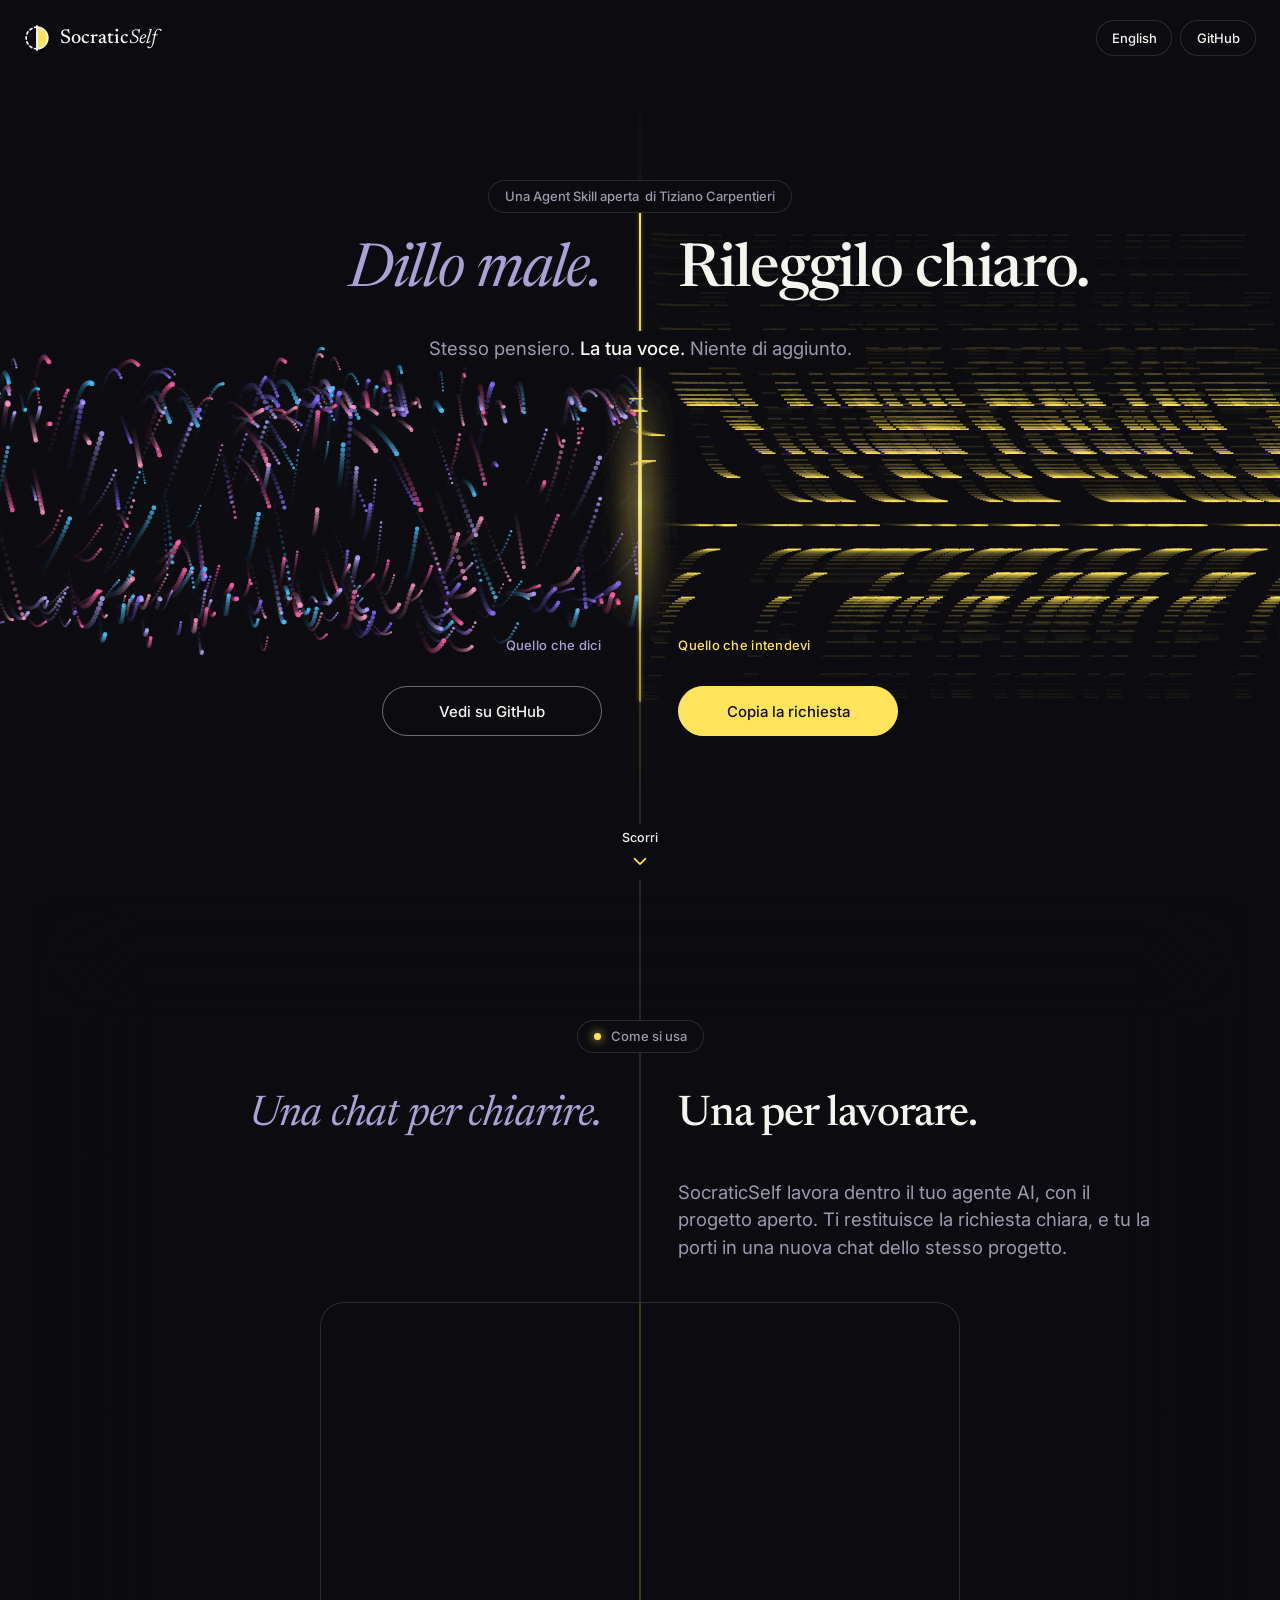
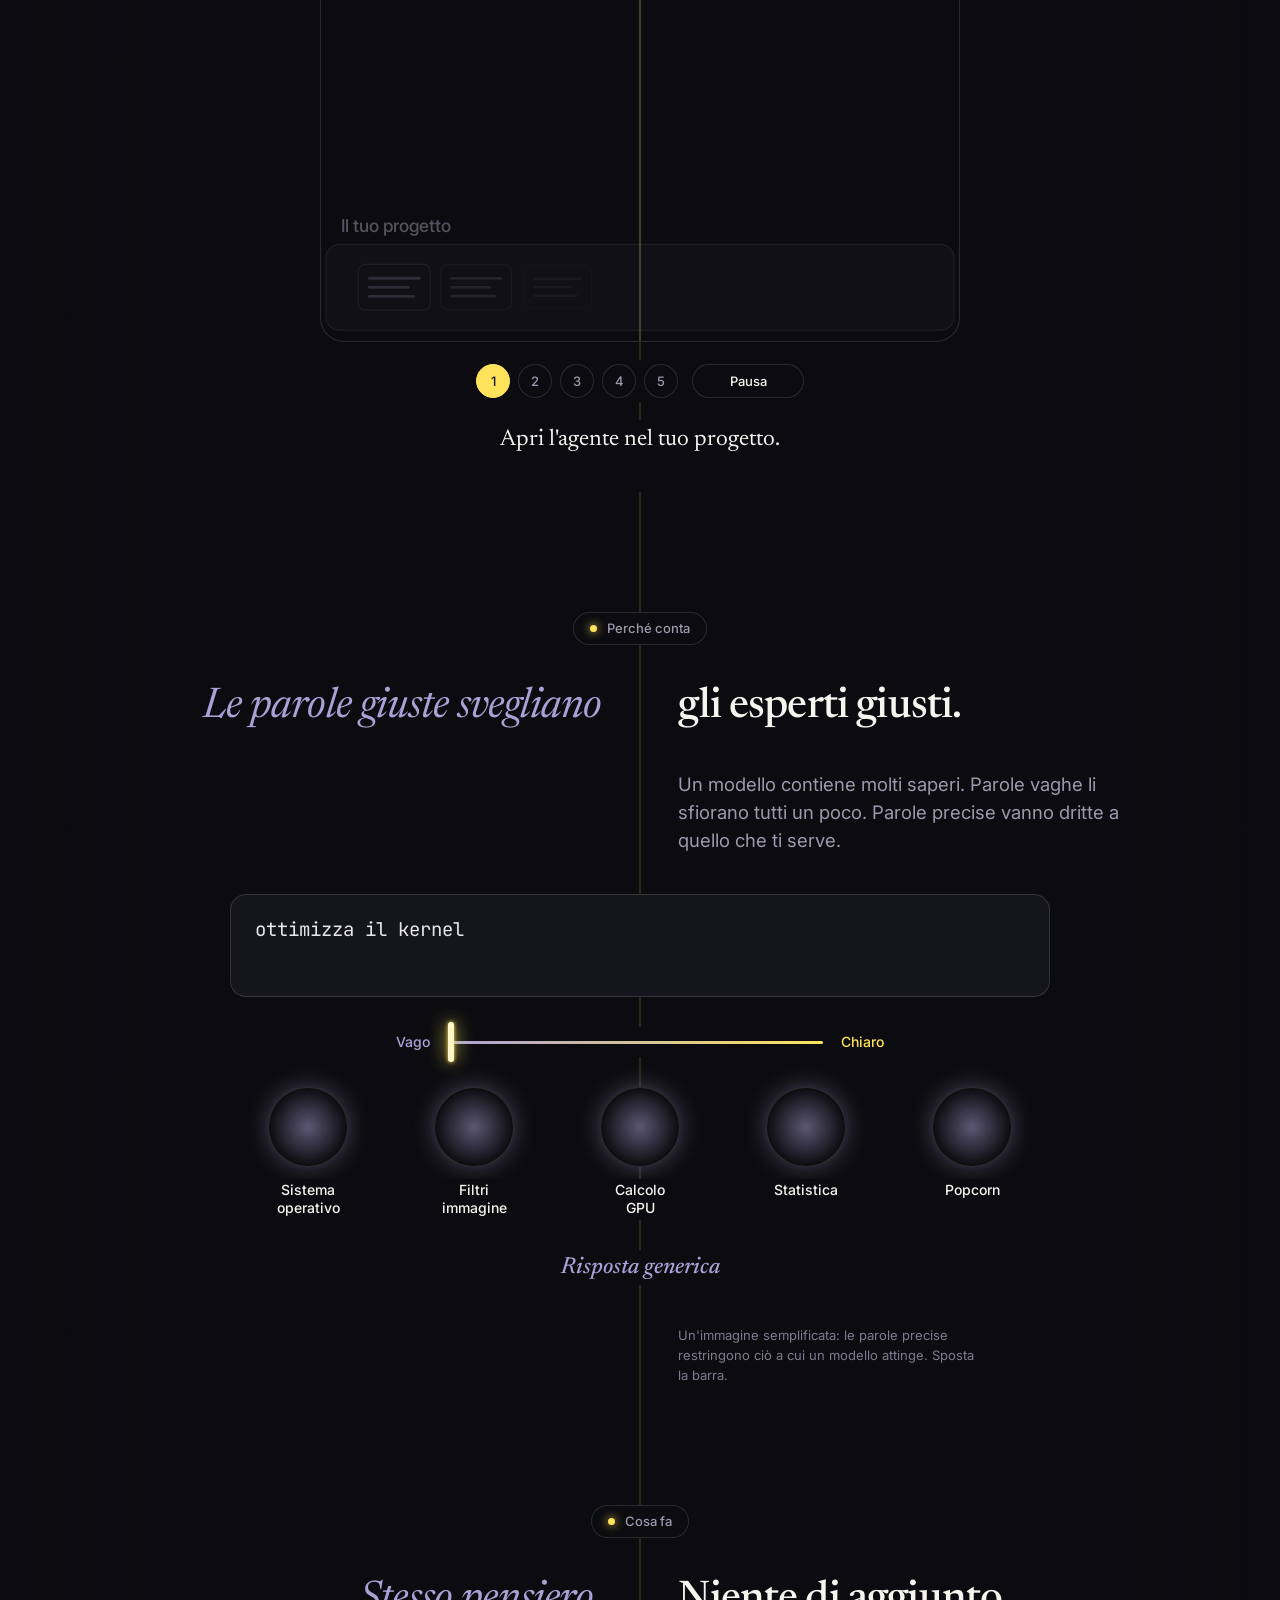
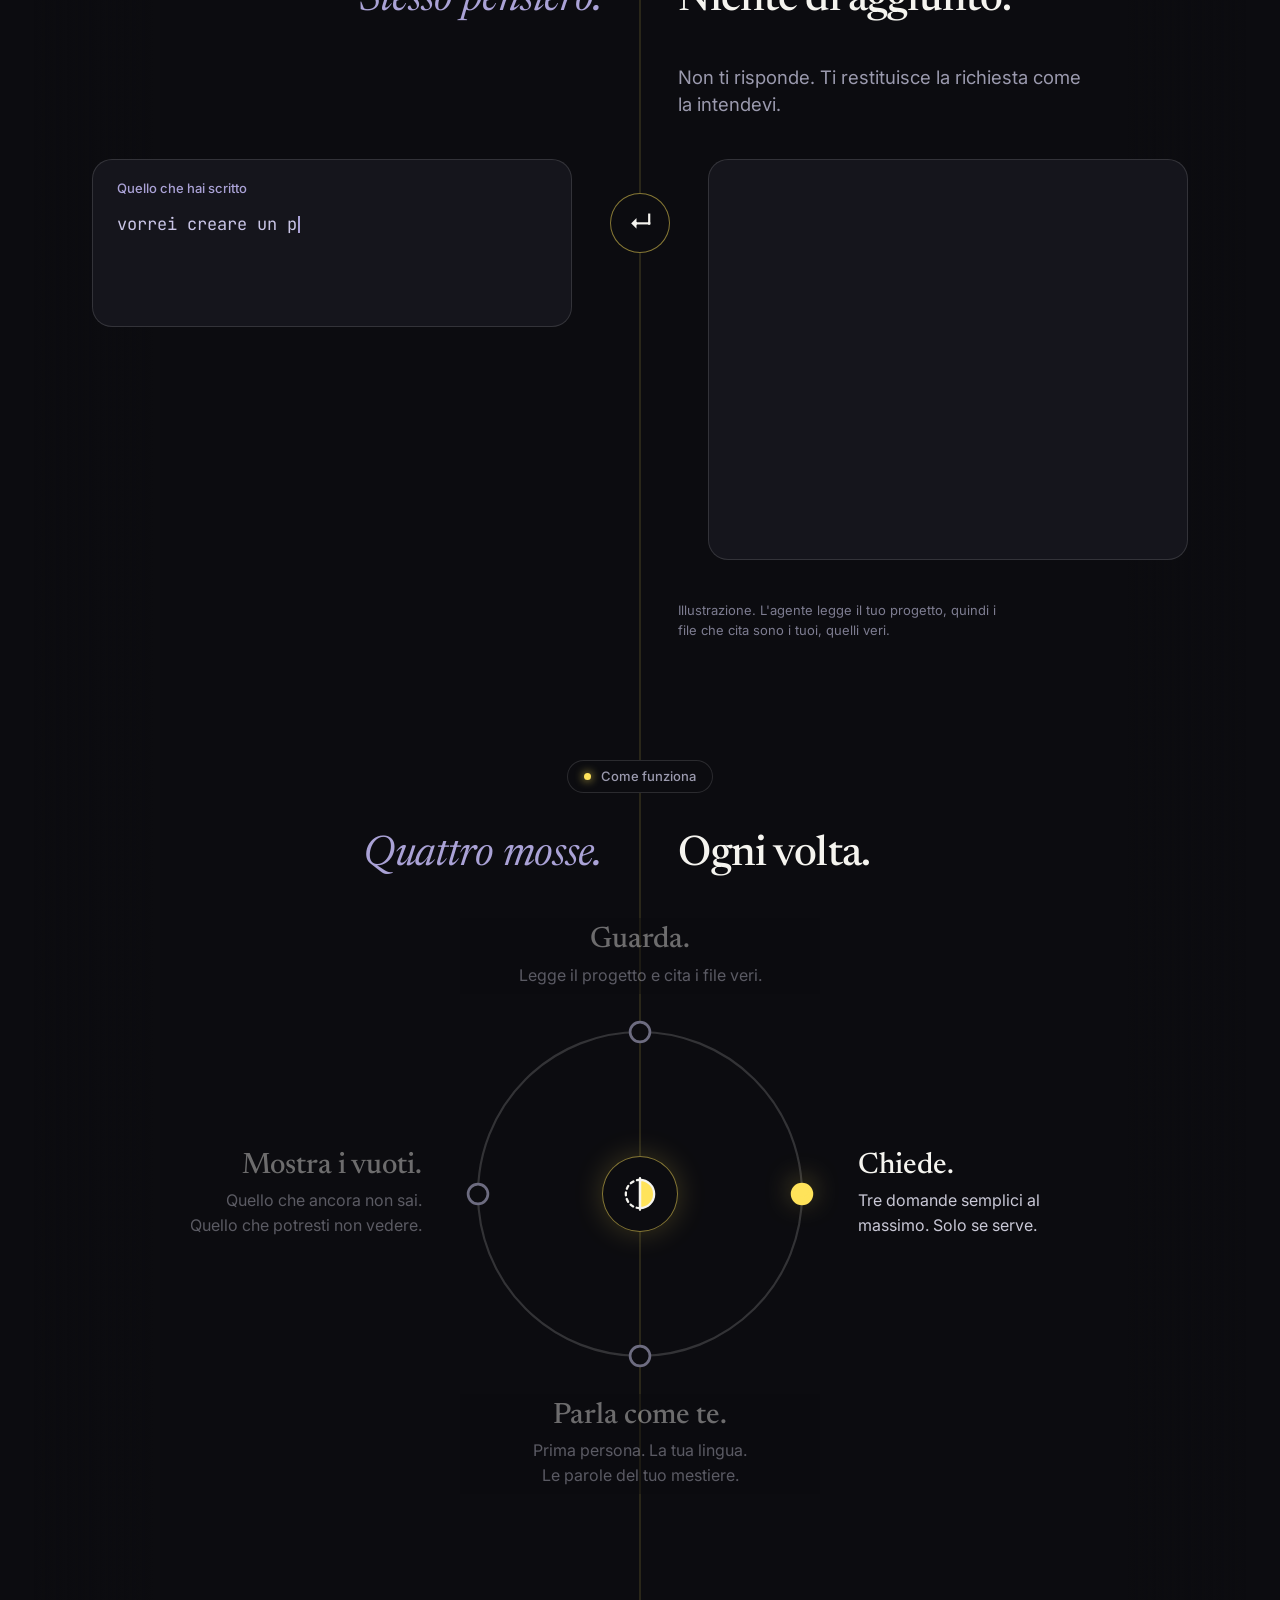
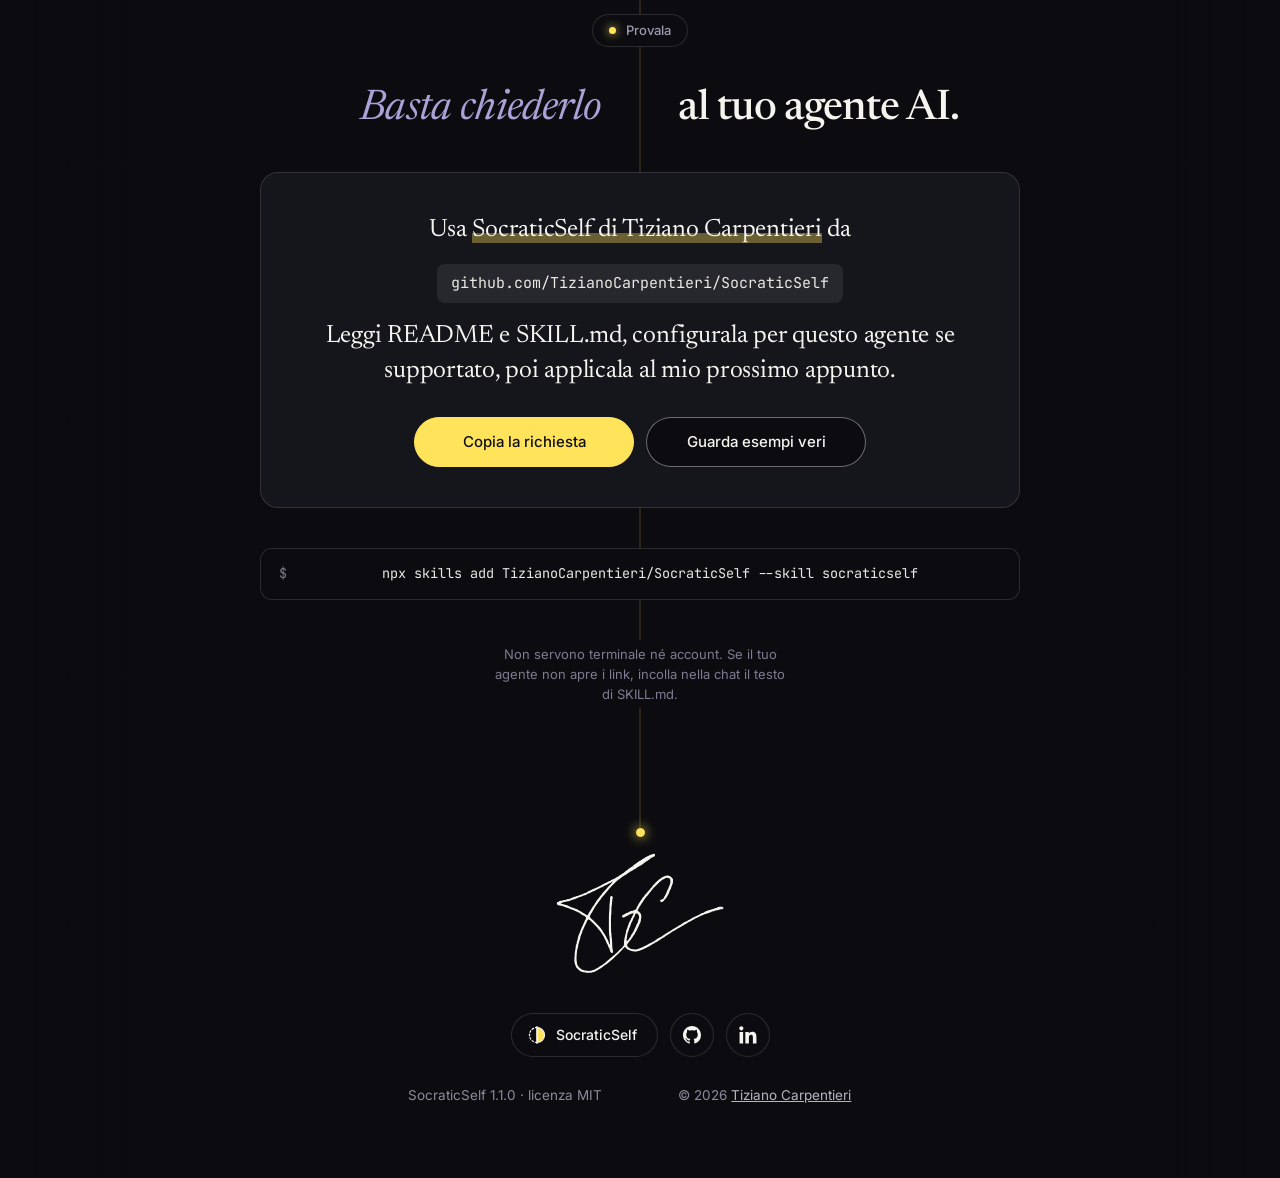
<file: it/socraticself/index.html>
<!doctype html>
<html lang="it">
<head>
<meta charset="utf-8">
<meta name="viewport" content="width=device-width, initial-scale=1">
<title>SocraticSelf di Tiziano Carpentieri — dillo male, rileggilo chiaro</title>
<meta name="description" content="SocraticSelf è una Agent Skill aperta di Tiziano Carpentieri. Trasforma un appunto o un prompt grezzo nella stessa richiesta, detta chiaramente con la tua voce in prima persona, citando i file veri e ciò che è ancora aperto.">
<meta name="author" content="Tiziano Carpentieri">
<link rel="canonical" href="https://tizianocarpentieri.github.io/it/socraticself/">
<link rel="alternate" hreflang="en" href="https://tizianocarpentieri.github.io/socraticself/">
<link rel="alternate" hreflang="it" href="https://tizianocarpentieri.github.io/it/socraticself/">
<link rel="alternate" hreflang="x-default" href="https://tizianocarpentieri.github.io/socraticself/">
<meta property="og:type" content="website">
<meta property="og:title" content="SocraticSelf — dillo male, rileggilo chiaro">
<meta property="og:description" content="Stesso pensiero. La tua voce. Niente di aggiunto. Una Agent Skill aperta di Tiziano Carpentieri.">
<meta property="og:url" content="https://tizianocarpentieri.github.io/it/socraticself/">
<meta property="og:image" content="https://tizianocarpentieri.github.io/assets/og-socraticself.png">
<meta name="twitter:card" content="summary_large_image">
<link rel="icon" href="../../favicon.ico" sizes="16x16 32x32 48x48">
<link rel="icon" href="../../assets/icon.svg" type="image/svg+xml">
<link rel="icon" href="../../assets/icon-192.png" type="image/png" sizes="192x192">
<link rel="apple-touch-icon" href="../../apple-touch-icon.png">
<link rel="preconnect" href="https://fonts.googleapis.com">
<link rel="preconnect" href="https://fonts.gstatic.com" crossorigin>
<link href="https://fonts.googleapis.com/css2?family=Newsreader:ital,opsz,wght@0,6..72,400;0,6..72,500;1,6..72,400;1,6..72,500&family=Inter:wght@400;500;600&family=JetBrains+Mono:wght@400&display=swap" rel="stylesheet">
<link rel="stylesheet" href="../../assets/site.css">
<script type="application/ld+json">{"@context": "https://schema.org", "@type": "SoftwareSourceCode", "name": "SocraticSelf", "alternateName": "socraticself", "description": "SocraticSelf è una Agent Skill aperta di Tiziano Carpentieri. Trasforma un appunto o un prompt grezzo nella stessa richiesta, detta chiaramente con la tua voce in prima persona, citando i file veri e ciò che è ancora aperto.", "codeRepository": "https://github.com/TizianoCarpentieri/SocraticSelf", "license": "https://opensource.org/licenses/MIT", "version": "1.1.0", "inLanguage": "it", "author": {"@type": "Person", "name": "Tiziano Carpentieri", "url": "https://tizianocarpentieri.github.io/", "sameAs": ["https://github.com/TizianoCarpentieri", "https://www.linkedin.com/in/tiziano-carpentieri-pmroma/"]}}</script>
</head>
<body style="--signal:#ffe35a">
<div class="page">
<header class="hero">
  <canvas class="scene" data-scene="flow" data-band=".band-slot"></canvas>
  <div class="wrap">
    <nav class="nav">
      <a class="brand" href="../../it/index.html"><svg viewBox="0 0 24 24" aria-hidden="true"><path d="M12 2a10 10 0 0 0 0 20" fill="none" stroke="currentColor" stroke-width="1.6" stroke-dasharray="2.2 2.6" stroke-linecap="round"/><path d="M12 2a10 10 0 0 1 0 20z" fill="#ffe35a" stroke="currentColor" stroke-width="1.6" stroke-linejoin="round"/><path d="M12 .8v22.4" stroke="currentColor" stroke-width="1.6" stroke-linecap="round"/></svg><span>Socratic<em>Self</em></span></a>
      <div class="links"><a class="chip" href="../../socraticself/index.html" hreflang="en">English</a><a class="chip" href="https://github.com/TizianoCarpentieri/SocraticSelf">GitHub</a></div>
    </nav>
    <div class="hero-body">
      <div class="bead axis-start"><span><span class="seg">Una Agent Skill aperta</span><span class="seg">di Tiziano Carpentieri</span></span></div>
      <h1 class="split h-split"><span class="l">Dillo male.</span><span class="r">Rileggilo chiaro.</span></h1>
      <p class="mid lede"><span>Stesso pensiero. <b>La tua voce.</b> Niente di aggiunto.</span></p>
      <div class="band-slot" aria-hidden="true"></div>
      <div class="split under"><span class="l">Quello che dici</span><span class="r">Quello che intendevi</span></div>
      <div class="split actions">
        <a class="l btn" href="https://github.com/TizianoCarpentieri/SocraticSelf">Vedi su GitHub</a>
        <button class="r btn solid" data-copy="Usa SocraticSelf di Tiziano Carpentieri da https://github.com/TizianoCarpentieri/SocraticSelf. Leggi README e SKILL.md, configurala per questo agente se supportato, poi applicala al mio prossimo appunto." data-done="Copiato ✓"><span class="lab">Copia la richiesta</span></button>
      </div>
    </div>
  </div>
  <a class="cue" href="#main"><span>Scorri</span><svg viewBox="0 0 24 24" aria-hidden="true"><path d="M6 9.5l6 6 6-6"/></svg></a>
</header>

<main id="main">
<section class="sec rise">
  <div class="wrap">
    <div class="bead"><span><i></i>Come si usa</span></div>
    <h2 class="split h-split"><span class="l">Una chat per chiarire.</span><span class="r">Una per lavorare.</span></h2>
    <div class="split lede-row"><span class="l"></span><p class="r lede">SocraticSelf lavora dentro il tuo agente AI, con il progetto aperto. Ti restituisce la richiesta chiara, e tu la porti in una nuova chat dello stesso progetto.</p></div>
    <div class="film" data-film data-labels='{"project": "Il tuo progetto", "chat": "Nuova chat", "left": "Dillo male.", "right": "Rileggilo chiaro."}' data-alt="Come si usa SocraticSelf in cinque passi: due chat nello stesso progetto, la prima chiarisce la richiesta, la seconda ci lavora.">
      <div class="film-stage"></div>
      <div class="film-bar">
        <div class="film-steps" role="group" aria-label="Passi del filmato"><button aria-label="Passo 1">1</button><button aria-label="Passo 2">2</button><button aria-label="Passo 3">3</button><button aria-label="Passo 4">4</button><button aria-label="Passo 5">5</button></div>
        <button class="film-play" data-play="Riprendi" data-pause="Pausa" aria-pressed="false"><span class="lab">Pausa</span></button>
      </div>
      <div class="film-cap"><p>Apri l'agente nel tuo progetto.</p><p>Scrivi come ti viene.</p><p>Legge i file. Se serve, chiede.</p><p>Ti ridà la richiesta, chiara.</p><p>Incollala in una nuova chat, nello stesso progetto.</p><p>SocraticSelf, una Agent Skill aperta di Tiziano Carpentieri.</p></div>
    </div>
  </div>
</section>

<section class="sec rise">
  <div class="wrap">
    <div class="bead"><span><i></i>Perché conta</span></div>
    <h2 class="split h-split"><span class="l">Le parole giuste svegliano</span><span class="r">gli esperti giusti.</span></h2>
    <div class="split lede-row"><span class="l"></span><p class="r lede">Un modello contiene molti saperi. Parole vaghe li sfiorano tutti un poco. Parole precise vanno dritte a quello che ti serve.</p></div>
    <div class="prec" data-level="0">
      <p class="prompt" aria-live="polite">ottimizza il kernel<span class="seg" data-l="1"> di calcolo GPU</span><span class="seg" data-l="2"> in src/ops/</span><span class="seg" data-l="3"> per velocizzare l'inferenza</span></p>
      <label class="slider"><span>Vago</span><input type="range" min="0" max="3" step="1" value="0" aria-label="Quanto è preciso il prompt"><span>Chiaro</span></label>
      <div class="orbs" aria-hidden="true"><div class="orb"><i></i><span>Sistema<br>operativo</span></div><div class="orb"><i></i><span>Filtri<br>immagine</span></div><div class="orb"><i></i><span>Calcolo<br>GPU</span></div><div class="orb"><i></i><span>Statistica<br>&nbsp;</span></div><div class="orb"><i></i><span>Popcorn<br>&nbsp;</span></div></div>
      <div class="out"><span class="o0">Risposta generica</span><span class="o1">Più precisa</span><span class="o3">La risposta giusta</span></div>
    </div>
    <div class="split"><span class="l"></span><p class="r caption">Un'immagine semplificata: le parole precise restringono ciò a cui un modello attinge. Sposta la barra.</p></div>
  </div>
</section>

<section class="sec rise">
  <div class="wrap">
    <div class="bead"><span><i></i>Cosa fa</span></div>
    <h2 class="split h-split"><span class="l">Stesso pensiero.</span><span class="r">Niente di aggiunto.</span></h2>
    <div class="split lede-row"><span class="l"></span><p class="r lede">Non ti risponde. Ti restituisce la richiesta come la intendevi.</p></div>
    <div class="ask">
      <div class="field"><span class="who">Quello che hai scritto</span><p class="raw">vorrei creare un piano per migliorare il progetto nella fase di inferenza ottimizzando il kernel</p></div>
      <button class="enter" aria-label="Invia di nuovo">↵</button>
      <div class="result">
        <span class="who rv">Quello che ti restituisce</span>
        <p class="clear rv">Voglio un piano per rendere più veloce l'<mark>inferenza</mark> ottimizzando i <mark>kernel di calcolo</mark> che questo progetto esegue sulla GPU.</p>
        <p class="files rv"><code>src/ops/conv_kernel.cu</code><code>src/ops/attention_kernel.cu</code><code>inference/runner.py</code></p>
        <div class="notes rv"><div class="note"><b>Cosa so di dover ancora scoprire</b>Quale kernel occupa più tempo. Non c'è ancora nessuna misura.</div><div class="note"><b>Cosa potrei non vedere</b>Un kernel più veloce può non servire se il vero collo di bottiglia è il caricamento dei dati.</div></div>
      </div>
    </div>
    <div class="split"><span class="l"></span><p class="r caption">Illustrazione. L'agente legge il tuo progetto, quindi i file che cita sono i tuoi, quelli veri.</p></div>
  </div>
</section>

<section class="sec rise">
  <div class="wrap">
    <div class="bead"><span><i></i>Come funziona</span></div>
    <h2 class="split h-split"><span class="l">Quattro mosse.</span><span class="r">Ogni volta.</span></h2>
    <div class="cycle">
      <div class="ring" aria-hidden="true"><svg viewBox="0 0 200 200"><circle class="track" cx="100" cy="100" r="90"/><circle class="pt" cx="100" cy="10" r="5.5"/><circle class="pt" cx="190" cy="100" r="5.5"/><circle class="pt" cx="100" cy="190" r="5.5"/><circle class="pt" cx="10" cy="100" r="5.5"/><circle class="spark" cx="100" cy="10" r="3.6"/></svg><div class="core"><svg viewBox="0 0 24 24" aria-hidden="true"><path d="M12 2a10 10 0 0 0 0 20" fill="none" stroke="currentColor" stroke-width="1.6" stroke-dasharray="2.2 2.6" stroke-linecap="round"/><path d="M12 2a10 10 0 0 1 0 20z" fill="#ffe35a" stroke="currentColor" stroke-width="1.6" stroke-linejoin="round"/><path d="M12 .8v22.4" stroke="currentColor" stroke-width="1.6" stroke-linecap="round"/></svg></div></div>
      <div class="mv m1"><b>Guarda.</b><span>Legge il progetto e cita i file veri.</span></div>
      <div class="mv m2"><b>Chiede.</b><span>Tre domande semplici al massimo. Solo se serve.</span></div>
      <div class="mv m3"><b>Parla come te.</b><span>Prima persona. La tua lingua. Le parole del tuo mestiere.</span></div>
      <div class="mv m4"><b>Mostra i vuoti.</b><span>Quello che ancora non sai. Quello che potresti non vedere.</span></div>
    </div>
  </div>
</section>

<section class="sec rise" id="use">
  <div class="wrap">
    <div class="bead"><span><i></i>Provala</span></div>
    <h2 class="split h-split"><span class="l">Basta chiederlo</span><span class="r">al tuo agente AI.</span></h2>
    <div class="plate">
      <p>Usa <b>SocraticSelf di Tiziano Carpentieri</b> da</p>
      <span class="url">github.com/<wbr>TizianoCarpentieri/<wbr>SocraticSelf</span>
      <p>Leggi README e SKILL.md, configurala per questo agente se supportato, poi applicala al mio prossimo appunto.</p>
      <div class="pair">
        <button class="btn solid" data-copy="Usa SocraticSelf di Tiziano Carpentieri da https://github.com/TizianoCarpentieri/SocraticSelf. Leggi README e SKILL.md, configurala per questo agente se supportato, poi applicala al mio prossimo appunto." data-done="Copiato ✓"><span class="lab">Copia la richiesta</span></button>
        <a class="btn" href="https://github.com/TizianoCarpentieri/SocraticSelf#everyday-examples">Guarda esempi veri</a>
      </div>
    </div>
    <div class="cmd"><span>$</span><code>npx skills add TizianoCarpentieri/SocraticSelf --skill socraticself</code></div>
    <p class="mid caption"><span>Non servono terminale né account. Se il tuo agente non apre i link, incolla nella chat il testo di SKILL.md.</span></p>
  </div>
</section>
</main>
<footer>
  <div class="wrap">
    <span class="end-dot" aria-hidden="true"></span>
    <svg class="sign" viewBox="0 0 708 507" role="img" aria-label="Sigla di Tiziano Carpentieri"><mask id="pen" maskUnits="userSpaceOnUse" x="0" y="0" width="708" height="507"><g fill="none" stroke="#fff" stroke-width="22" stroke-linecap="round" stroke-linejoin="round"><path d="M13.5 213.0L16.8 207.9L21.5 205.2L61.5 195.5L121.5 173.0L176.5 147.3L234.5 117.8L247.5 114.7L293.0 84.5L309.0 73.0L372.0 30.6L398.0 15.0L411.0 9.5" data-at="0" data-for="0.392"/><path d="M13.5 213.0L14.8 215.2L17.6 216.9L38.5 222.3L87.5 241.9L130.5 266.8L132.5 268.6L135.3 273.6L143.5 278.2L149.5 283.3L161.8 295.0L178.4 312.5L191.3 329.0L205.2 351.5L212.8 366.0L221.2 385.5L229.6 393.6L233.1 409.0L235.0 414.0" data-at="0" data-for="0.273"/><path d="M221.0 385.0L222.1 387.1L227.5 390.3L230.3 389.5L231.5 386.0L230.8 364.5L227.0 327.0L227.0 265.0L228.5 248.0L229.8 220.0L232.2 193.5L233.5 188.0" data-at="0.452" data-for="0.186"/><path d="M239.0 116.5L241.8 115.9L243.6 117.7L243.4 120.5L240.8 125.5L200.0 171.5L177.1 200.5L161.0 224.5L142.9 254.0L137.8 264.5L130.2 277.5L116.9 305.5L109.1 323.0L99.7 347.0L90.7 380.0L86.1 401.5L82.8 423.5L81.6 450.0L82.2 456.5L84.2 467.0L87.7 476.5L94.2 484.8L103.5 492.7L114.5 497.6L130.5 500.2L142.0 500.2L156.5 497.6L163.5 494.7L180.0 485.8L210.5 464.6L249.0 431.4L279.5 402.0" data-at="0.698" data-for="0.561"/><path d="M284.5 265.5L314.5 250.8L320.0 249.3L328.5 248.3L330.5 248.8L331.8 250.6L333.5 248.5L335.5 247.8L342.5 249.9L346.9 252.3L351.3 257.5L353.9 263.5L354.5 268.5L353.2 279.5L349.3 292.5L343.9 305.0L332.1 329.5L326.8 339.0L316.4 355.5L305.5 370.0" data-at="1.318" data-for="0.175"/><path d="M445.0 201.0L453.2 195.8L457.8 190.5L462.0 184.0L468.3 172.0L480.0 145.5L485.0 131.0L487.0 119.0L485.6 110.0L482.3 104.3L479.5 102.2L475.5 100.6L468.5 99.7L458.0 101.9L447.0 108.1L437.0 115.4L421.0 130.1L412.1 139.5L378.5 179.0L368.9 191.5L353.8 214.0L342.2 234.5L338.3 244.5L332.1 250.1L329.0 260.5L311.3 297.0L304.7 314.5L298.3 334.0L295.4 347.0L292.8 363.5L292.3 374.0L293.5 389.3L292.6 390.7L291.0 391.1L289.0 393.0" data-at="1.554" data-for="0.422"/><path d="M289.0 393.0L291.3 390.9L294.2 391.5L303.0 401.7L311.0 406.1L316.0 407.8L325.0 409.5L334.5 410.3L344.0 409.0L350.0 407.4L381.5 393.3L415.5 374.4L500.5 320.4L544.5 294.4L595.5 267.4L616.5 257.1L650.5 243.8L687.5 232.5L697.5 231.5" data-at="1.976" data-for="0.4"/></g></mask><use class="ink" href="../../assets/sigla.svg#s" mask="url(#pen)"/></svg>
    <nav class="foot-links" aria-label="Tiziano Carpentieri online">
      <a class="foot-pill" href="https://github.com/TizianoCarpentieri/SocraticSelf" aria-label="SocraticSelf su GitHub" title="SocraticSelf su GitHub"><svg viewBox="0 0 24 24" aria-hidden="true"><path d="M12 2a10 10 0 0 0 0 20" fill="none" stroke="currentColor" stroke-width="1.6" stroke-dasharray="2.2 2.6" stroke-linecap="round"/><path d="M12 2a10 10 0 0 1 0 20z" fill="#ffe35a" stroke="currentColor" stroke-width="1.6" stroke-linejoin="round"/><path d="M12 .8v22.4" stroke="currentColor" stroke-width="1.6" stroke-linecap="round"/></svg><span>SocraticSelf</span></a><a class="foot-icon" href="https://github.com/TizianoCarpentieri" aria-label="GitHub" title="GitHub"><svg viewBox="0 0 16 16" aria-hidden="true"><path d="M8 0C3.58 0 0 3.58 0 8c0 3.54 2.29 6.53 5.47 7.59.4.07.55-.17.55-.38 0-.19-.01-.82-.01-1.49-2.01.37-2.53-.49-2.69-.94-.09-.23-.48-.94-.82-1.13-.28-.15-.68-.52-.01-.53.63-.01 1.08.58 1.23.82.72 1.21 1.87.87 2.33.66.07-.52.28-.87.51-1.07-1.78-.2-3.64-.89-3.64-3.95 0-.87.31-1.59.82-2.15-.08-.2-.36-1.02.08-2.12 0 0 .67-.21 2.2.82.64-.18 1.32-.27 2-.27.68 0 1.36.09 2 .27 1.53-1.04 2.2-.82 2.2-.82.44 1.1.16 1.92.08 2.12.51.56.82 1.27.82 2.15 0 3.07-1.87 3.75-3.65 3.95.29.25.54.73.54 1.48 0 1.07-.01 1.93-.01 2.2 0 .21.15.46.55.38A8.013 8.013 0 0016 8c0-4.42-3.58-8-8-8z"/></svg></a><a class="foot-icon" href="https://www.linkedin.com/in/tiziano-carpentieri-pmroma/" rel="me" aria-label="LinkedIn" title="LinkedIn"><svg viewBox="3 3 18 18" aria-hidden="true"><path d="M20.447 20.452h-3.554v-5.569c0-1.328-.027-3.037-1.852-3.037-1.853 0-2.136 1.445-2.136 2.939v5.667H9.351V9h3.414v1.561h.046c.477-.9 1.637-1.85 3.37-1.85 3.601 0 4.267 2.37 4.267 5.455v6.286zM5.337 7.433c-1.144 0-2.063-.926-2.063-2.065 0-1.138.92-2.063 2.063-2.063 1.14 0 2.064.925 2.064 2.063 0 1.139-.925 2.065-2.064 2.065zm1.782 13.019H3.555V9h3.564v11.452z"/></svg></a>
    </nav>
    <p class="split foot-legal"><span class="l">SocraticSelf 1.1.0 · licenza MIT</span><span class="r">© 2026 <a href="../../it/index.html">Tiziano Carpentieri</a></span></p>
  </div>
</footer>
<div class="axis" aria-hidden="true"><i></i></div>
</div>
<script src="../../assets/film.js"></script>
<script src="../../assets/site.js"></script>
</body>
</html>
</file>
<file: assets/site.css>
/* One line runs through every page, from the opening to the signature.
   What comes in sits on its left, what comes out on its right: headings read across it, starting in italic in the colour of the raw swarm
   and ending upright and clear. Things that sit on the line interrupt it. On a phone the line moves to the left edge. */
:root{
  --night:#0c0c10; --night-2:#15151c; --moon:#f5f4ef; --dust:#9b9aae; --raw:#aaa2d6; --signal:#ffe35a; --hair:rgba(255,255,255,.13);
  --display:"Newsreader",Georgia,"Times New Roman",serif; --sans:"Inter",system-ui,-apple-system,"Segoe UI",sans-serif; --mono:"JetBrains Mono",ui-monospace,Menlo,monospace;
  --gap:clamp(20px,3vw,44px); --axis:50%;
  color-scheme:dark;
}
*{box-sizing:border-box}
html{-webkit-text-size-adjust:100%;scroll-behavior:smooth}
body{margin:0;background:var(--night);color:var(--moon);font:400 16px/1.55 var(--sans);-webkit-font-smoothing:antialiased;overflow-x:hidden}
a{color:inherit}
h1,h2,h3,p{margin:0}
h1,h2,h3{text-wrap:balance}
p{text-wrap:pretty}
:focus-visible{outline:2px solid var(--signal);outline-offset:3px;border-radius:6px}
.wrap{max-width:1280px;margin:0 auto;padding:0 24px}
.page{position:relative}

/* the line: placed by script between the opening and the signature; it grows with the scroll, its box never changes */
.axis{position:absolute;left:var(--axis);width:2px;margin-left:-1px;top:0;height:0;pointer-events:none;background:rgba(255,227,90,.12)}
.axis i{position:absolute;inset:0;background:linear-gradient(var(--signal),rgba(255,227,90,.55));transform-origin:top;transform:scaleY(var(--p,1));box-shadow:0 0 14px rgba(255,227,90,.35)}

/* nav */
.nav{position:relative;z-index:2;display:flex;align-items:center;justify-content:space-between;height:76px}
.brand{display:inline-flex;align-items:center;gap:10px;font:500 20px/1 var(--display);text-decoration:none;white-space:nowrap}
.brand svg{width:26px;height:26px;flex:none}
.brand em{font-weight:400}
.links{display:flex;gap:8px}
.chip{display:inline-flex;align-items:center;justify-content:center;min-width:76px;height:36px;padding:0 14px;border:1px solid var(--hair);border-radius:999px;font:500 13px/1 var(--sans);text-decoration:none;white-space:nowrap;background:var(--night)}
.chip:hover{border-color:rgba(255,255,255,.4)}

/* the split: two columns that meet at the line */
.split{position:relative;z-index:1;display:grid;grid-template-columns:minmax(0,1fr) minmax(0,1fr);column-gap:calc(2*var(--gap));align-items:start}
.split>.l{text-align:right;justify-self:end}
.split>.r{text-align:left;justify-self:start}
.h-split>span{display:block}
.h-split .l{font-style:italic;font-weight:400;color:var(--raw)}
.h-split .r{color:var(--moon)}
h1.h-split{font:500 clamp(36px,4.7vw,74px)/1.04 var(--display);letter-spacing:-.022em}
h2.h-split{font:500 clamp(28px,3.3vw,50px)/1.08 var(--display);letter-spacing:-.02em}

/* beads: things that sit on the line and interrupt it */
.bead{position:relative;z-index:1;display:flex;justify-content:center}
.bead>span{display:inline-flex;align-items:center;justify-content:center;flex-wrap:wrap;column-gap:6px;padding:7px 16px;border:1px solid var(--hair);border-radius:999px;background:var(--night);font:500 13px/1.3 var(--sans);color:var(--dust);white-space:nowrap}
.bead i{width:7px;height:7px;margin-right:4px;border-radius:50%;background:var(--signal);box-shadow:0 0 10px var(--signal)}
.bead .seg{white-space:nowrap}
.mid{position:relative;z-index:1;text-align:center;margin:0 auto}
.mid>span{display:inline-block;background:var(--night);padding:4px 14px;border-radius:8px;max-width:60ch}

.lede{font-size:clamp(17px,1.45vw,20px);line-height:1.5;color:var(--dust)}
.lede b{font-weight:500;color:var(--moon);white-space:nowrap}
.lede-row .r{max-width:40ch}
.caption{font-size:13px;color:#7d7c90;max-width:42ch}

/* buttons */
.btn{display:inline-flex;align-items:center;justify-content:center;width:220px;height:50px;border-radius:999px;font:500 15px/1 var(--sans);white-space:nowrap;border:1px solid rgba(255,255,255,.4);background:var(--night);color:var(--moon);cursor:pointer;text-decoration:none;transition:background .2s,border-color .2s}
.btn:hover{border-color:var(--moon)}
.btn.solid{background:var(--signal);color:#111;border-color:var(--signal)}
.btn.solid:hover{background:#fff0a0}

/* opening */
.hero{position:relative;overflow:hidden;min-height:100vh;min-height:100svh;display:flex;flex-direction:column}
.hero canvas.scene{position:absolute;inset:0;width:100%;height:100%;display:block}
.hero canvas.scene[data-scene="network"]{-webkit-mask-image:linear-gradient(#000 var(--m0,40%),rgba(0,0,0,var(--fade,0)) var(--m1,96%));mask-image:linear-gradient(#000 var(--m0,40%),rgba(0,0,0,var(--fade,0)) var(--m1,96%))}

/* depth: the opening scene does not leave with the opening. While the opening scrolls away the scene recedes behind the content,
   smaller, dimmer and slower, and keeps running there. On a wide screen it shows in the empty space on both sides of the text:
   a veil that scrolls with the content keeps the text column on plain ink. On a phone, where there are no empty sides, it dissolves.
   The look is set here once, for every project. Only transform, opacity and filter change, on layers out of the flow: no block moves.
   With reduced motion the scene stays a still frame inside the opening, as before. */
:root{
  --depth-scale:.92; --depth-dim:.5; --depth-speed:.5; --depth-blur:0;
  --depth-veil:1; --depth-clear:min(500px,38vw); --depth-feather:120px;
  --depth-wide:stay; --depth-phone:fade; --depth-faint:.2;
}
.deep .hero canvas.scene{position:fixed;transform-origin:50% 50%;will-change:transform,opacity}
@media (min-width:761px){
  .deep main,.deep footer>.wrap{position:relative}
  .deep main::before,.deep footer::before{content:"";position:absolute;inset:0;pointer-events:none;opacity:var(--depth-veil);
    background:linear-gradient(90deg,
      rgba(12,12,16,0) calc(50% - var(--depth-clear) - var(--depth-feather)),
      rgba(12,12,16,.5) calc(50% - var(--depth-clear) - var(--depth-feather)*.45),
      rgba(12,12,16,.88) calc(50% - var(--depth-clear) - var(--depth-feather)*.15),
      var(--night) calc(50% - var(--depth-clear)),
      var(--night) calc(50% + var(--depth-clear)),
      rgba(12,12,16,.88) calc(50% + var(--depth-clear) + var(--depth-feather)*.15),
      rgba(12,12,16,.5) calc(50% + var(--depth-clear) + var(--depth-feather)*.45),
      rgba(12,12,16,0) calc(50% + var(--depth-clear) + var(--depth-feather)))}
  /* the content rolls over the scene: the veil comes in across the first section's top padding */
  .deep main::before{-webkit-mask-image:linear-gradient(transparent,#000 120px);mask-image:linear-gradient(transparent,#000 120px)}
}
.hero>.wrap{position:relative;z-index:1;width:100%;flex:1;display:flex;flex-direction:column}
.hero-body{flex:1;display:flex;flex-direction:column;justify-content:center;gap:28px;padding:24px 0 84px}
.band-slot{height:clamp(150px,24vh,250px)}
.under{font:500 13px/1 var(--sans);letter-spacing:.02em;white-space:nowrap}
.under .l{color:var(--raw)}.under .r{color:var(--signal)}
.actions{margin-top:6px}
.cue{position:absolute;left:50%;bottom:20px;transform:translateX(-50%);z-index:2;display:flex;flex-direction:column;align-items:center;gap:6px;padding:8px 14px;background:var(--night);border-radius:999px;font:500 12.5px/1 var(--sans);color:var(--moon);text-decoration:none;white-space:nowrap;transition:opacity .6s}
.cue svg{width:22px;height:22px;fill:none;stroke:var(--signal);stroke-width:1.8;stroke-linecap:round;stroke-linejoin:round;animation:nudge 1.8s ease-in-out infinite}
@keyframes nudge{0%,100%{transform:translateY(-2px);opacity:.55}50%{transform:translateY(4px);opacity:1}}
.js .cue{opacity:0}.js.ready .cue{opacity:1}.js.scrolled .cue{opacity:0;pointer-events:none}

/* sections */
.sec{position:relative;padding:120px 0 0}
.sec>.wrap{display:flex;flex-direction:column;gap:40px}

/* the film: how SocraticSelf is used, in five steps; the stage is centred on the line */
.film{position:relative;z-index:1;width:100%;max-width:640px;margin:0 auto;display:flex;flex-direction:column;align-items:center;gap:18px}
.film-stage{width:100%;aspect-ratio:1;border-radius:24px;border:1px solid var(--hair);background:var(--night);overflow:hidden}
.film-stage svg{display:block;width:100%;height:100%}
.film-bar{display:flex;flex-wrap:wrap;justify-content:center;align-items:center;gap:14px;max-width:100%;background:var(--night);padding:4px 10px;border-radius:999px}
.film-steps{display:flex;gap:8px}
.film-steps button{width:34px;height:34px;border-radius:50%;border:1px solid var(--hair);background:var(--night);color:var(--dust);font:500 13px/1 var(--sans);cursor:pointer;transition:background .3s,color .3s,border-color .3s}
.film-steps button.on{background:var(--signal);border-color:var(--signal);color:#111}
.film-play{width:112px;height:34px;border-radius:999px;border:1px solid var(--hair);background:var(--night);color:var(--moon);font:500 13px/1 var(--sans);cursor:pointer;white-space:nowrap}
.film-cap{display:grid;width:100%}
.film-cap p{grid-area:1/1;justify-self:center;max-width:36ch;padding:4px 12px;background:var(--night);text-align:center;font:400 clamp(19px,1.8vw,23px)/1.4 var(--display);color:var(--moon);opacity:0;transition:opacity .3s;text-wrap:balance}
.film-cap p.on{opacity:1}
.film-cap p:last-child{font-style:italic;color:var(--signal)}
.still .film-play{display:none}
.still .film-cap{display:flex;flex-direction:column;gap:10px;background:var(--night);padding:10px 16px;border-radius:12px}
.still .film-cap p{opacity:1;justify-self:auto;text-align:left;max-width:none}

/* precision: each step adds words to the prompt; at the end only the expert on the line stays lit */
.prec{position:relative;z-index:1;display:flex;flex-direction:column;align-items:center;gap:30px;width:100%}
.prompt{width:100%;max-width:820px;border:1px solid var(--hair);border-radius:16px;background:var(--night-2);padding:20px 24px;font:400 clamp(15px,1.5vw,19px)/1.6 var(--mono);color:#e6e6ec;text-align:left}
.prompt .seg{visibility:hidden;color:var(--signal)}
.prompt .seg.v{visibility:visible}
.slider{display:grid;grid-template-columns:auto minmax(0,1fr) auto;align-items:center;gap:18px;width:100%;max-width:520px;padding:8px 16px;border-radius:999px;background:var(--night);font:500 14px/1 var(--sans)}
.slider span{white-space:nowrap}
.slider span:first-child{color:var(--raw)}.slider span:last-child{color:var(--signal)}
.slider input{-webkit-appearance:none;appearance:none;width:100%;height:3px;border-radius:3px;background:linear-gradient(90deg,var(--raw),var(--signal));outline:none;margin:0;cursor:pointer}
.slider input::-webkit-slider-thumb{-webkit-appearance:none;width:6px;height:40px;border-radius:3px;background:#fff6c8;box-shadow:0 0 18px var(--signal),0 0 4px var(--signal);cursor:grab}
.slider input::-moz-range-thumb{width:6px;height:40px;border:0;border-radius:3px;background:#fff6c8;box-shadow:0 0 18px var(--signal);cursor:grab}
.slider input:focus-visible{outline:2px solid var(--signal);outline-offset:12px}
.orbs{display:grid;grid-template-columns:repeat(5,minmax(0,1fr));gap:10px;width:100%;max-width:820px}
.orb{--a:0;--c:170,162,214;display:flex;flex-direction:column;align-items:center;gap:12px;font:500 14px/1.3 var(--sans);color:var(--dust);text-align:center;transition:color .6s}
.orb i{display:block;width:clamp(40px,6.4vw,80px);aspect-ratio:1;border-radius:50%;border:1px solid var(--hair);background-color:var(--night);background-image:radial-gradient(circle,rgba(var(--c),var(--a)) 0,rgba(var(--c),calc(var(--a)*.35)) 45%,transparent 70%);box-shadow:0 0 calc(var(--a)*44px) rgba(var(--c),calc(var(--a)*.75));transition:background-image .6s,box-shadow .6s}
.prec:not([data-level="0"]) .orb{--c:255,227,90}
.orb.lit{color:var(--moon)}
.orb span{background:var(--night);padding:2px 6px;border-radius:6px}
.out{display:grid;font:500 clamp(20px,1.8vw,24px)/1 var(--display);background:var(--night);padding:6px 16px;border-radius:999px}
.out span{grid-area:1/1;opacity:0;transition:opacity .5s;white-space:nowrap;text-align:center}
.prec[data-level="0"] .o0,.prec[data-level="1"] .o1,.prec[data-level="2"] .o1,.prec[data-level="3"] .o3{opacity:1}
.o0{color:var(--raw);font-style:italic}.o1{color:#e9e1a8}.o3{color:var(--signal)}

/* press enter: what you typed on the left, the key on the line, what you get back on the right */
.ask{position:relative;z-index:1;display:grid;grid-template-columns:minmax(0,1fr) 60px minmax(0,1fr);column-gap:var(--gap);align-items:start;width:100%}
.field,.result{width:100%;max-width:480px;border:1px solid var(--hair);border-radius:20px;background:var(--night-2);padding:22px 24px;display:flex;flex-direction:column;gap:14px}
.field{justify-self:end}
.result{justify-self:start}
.who{font:500 13px/1 var(--sans);white-space:nowrap}
.field .who{color:var(--raw)}.result .who{color:var(--signal)}
.enter{justify-self:center;margin-top:34px;width:60px;height:60px;border-radius:50%;border:1px solid rgba(255,227,90,.5);background:var(--night);color:var(--moon);font:500 24px/1 var(--sans);cursor:pointer;transition:background .3s,color .3s,box-shadow .3s}
.enter.go{background:var(--signal);color:#111;box-shadow:0 0 26px rgba(255,227,90,.55)}
.raw{font:400 clamp(15px,1.35vw,17px)/1.85 var(--mono);color:#c9c5e6}
.ch{visibility:hidden}.ch.v{visibility:visible}
.ch.cur{position:relative}
.ch.cur::after{content:"";position:absolute;right:-3px;top:.15em;bottom:.15em;width:2px;background:var(--raw);animation:blink 1s steps(2) infinite}
@keyframes blink{50%{opacity:0}}
.clear{font:500 clamp(20px,1.8vw,25px)/1.32 var(--display);letter-spacing:-.01em}
.clear mark{color:inherit;background:linear-gradient(var(--signal),var(--signal)) no-repeat 0 94%/0% 3px;transition:background-size .9s .2s}
.result.on .clear mark{background-size:100% 3px}
.files{display:flex;flex-wrap:wrap;gap:6px}
.files code{font:400 12.5px/1 var(--mono);border:1px solid var(--hair);padding:7px 9px;border-radius:6px;white-space:nowrap;color:#dcdbe6}
.notes{display:flex;flex-direction:column;gap:12px}
.note{font-size:15px;line-height:1.5;color:var(--dust)}
.note b{display:block;font:italic 500 14px/1.4 var(--display);color:var(--moon);margin-bottom:2px}
.js .result .rv{opacity:0;transition:opacity .7s}.js .result.on .rv{opacity:1}

/* the cycle, turning around the line */
.cycle{position:relative;z-index:1;display:grid;grid-template-columns:minmax(0,1fr) min(360px,32vw) minmax(0,1fr);grid-template-rows:auto auto auto;column-gap:var(--gap);row-gap:20px;align-items:center;width:100%}
.cycle .ring{grid-area:2/2;position:relative;width:100%;aspect-ratio:1}
.ring svg{display:block;width:100%;height:100%;overflow:visible}
.ring .track{fill:none;stroke:rgba(255,255,255,.16);stroke-width:1.2}
.ring .pt{fill:var(--night);stroke:#6d6c80;stroke-width:1.5;transition:fill .4s,stroke .4s}
.ring .pt.on{fill:var(--signal);stroke:var(--signal)}
.ring .spark{fill:var(--signal);filter:drop-shadow(0 0 8px var(--signal))}
.ring .core{position:absolute;left:50%;top:50%;width:76px;height:76px;margin:-38px;border-radius:50%;background:var(--night);border:1px solid rgba(255,227,90,.5);display:grid;place-items:center;box-shadow:0 0 30px rgba(255,227,90,.2);color:var(--moon)}
.ring .core svg{width:34px;height:34px}
.mv{display:flex;flex-direction:column;gap:6px;opacity:.42;transition:opacity .45s}
.mv.on{opacity:1}
.mv b{font:500 clamp(24px,2.3vw,32px)/1.1 var(--display);color:var(--moon)}
.mv span{font-size:16px;color:#c9c8d6;max-width:26ch;text-wrap:balance}
.m1{grid-area:1/2;align-items:center;text-align:center;background:var(--night);padding:6px 10px}
.m3{grid-area:3/2;align-items:center;text-align:center;background:var(--night);padding:6px 10px}
.m2{grid-area:2/3;align-items:flex-start;text-align:left}
.m4{grid-area:2/1;align-items:flex-end;text-align:right}

/* get it */
.plate{position:relative;z-index:1;width:100%;max-width:760px;margin:0 auto;border:1px solid var(--hair);border-radius:18px;background:var(--night-2);padding:40px;text-align:center;display:flex;flex-direction:column;align-items:center;gap:16px}
.plate p{font:400 clamp(19px,2vw,25px)/1.4 var(--display);letter-spacing:-.01em}
.plate p b{font-weight:400;background:linear-gradient(transparent 62%,rgba(255,227,90,.36) 62%)}
.url{display:block;width:fit-content;max-width:100%;font:400 clamp(12px,1.5vw,15px)/1.5 var(--mono);padding:8px 14px;border-radius:8px;background:rgba(255,255,255,.08);color:#e9e8e2}
.plate .pair{display:flex;gap:12px;justify-content:center;flex-wrap:wrap;margin-top:12px}
.cmd{position:relative;z-index:1;width:100%;max-width:760px;margin:0 auto;border:1px solid var(--hair);border-radius:12px;height:52px;padding:0 18px;display:flex;align-items:center;gap:12px;font:400 13.5px/1 var(--mono);white-space:nowrap;overflow-x:auto;color:#e9e8e2;background:var(--night);scrollbar-width:none}
.cmd::-webkit-scrollbar{display:none}
.cmd span{color:#7c7c8e}.cmd code{font:inherit;margin:0 auto}

/* domains: five kinds of folder, fixed height grid so switching never shifts layout */
.domains{position:relative;z-index:1;display:flex;flex-direction:column;align-items:center;gap:28px;width:100%}
.dom-tabs{display:flex;flex-wrap:wrap;justify-content:center;gap:10px;background:var(--night);padding:6px 12px;border-radius:999px}
.dom-tabs button{height:38px;padding:0 18px;border-radius:999px;border:1px solid var(--hair);background:var(--night);color:var(--dust);font:500 14px/1 var(--sans);white-space:nowrap;cursor:pointer;transition:background .25s,color .25s,border-color .25s}
.dom-tabs button:hover{border-color:rgba(255,255,255,.4);color:var(--moon)}
.dom-tabs button.on{background:var(--signal);border-color:var(--signal);color:#111}
.dom-cards{display:grid;width:100%}
.dom-card{grid-area:1/1;opacity:0;pointer-events:none;transition:opacity .35s;display:grid;grid-template-columns:minmax(0,1fr) minmax(0,1fr);column-gap:calc(2*var(--gap));align-items:stretch}
.dom-card.on{opacity:1;pointer-events:auto}
.dom-pane{width:100%;max-width:480px;border:1px solid var(--hair);border-radius:20px;background:var(--night-2);padding:22px 24px;display:flex;flex-direction:column;gap:10px;text-align:left}
.dom-pane.l{justify-self:end}.dom-pane.r{justify-self:start}
.dom-pane .who{font:500 13px/1 var(--sans);white-space:nowrap}
.dom-pane.l .who{color:var(--raw)}.dom-pane.r .who{color:var(--signal)}
.dom-pane p{font-size:17px;line-height:1.5;color:#dcdbe6}

/* rows: one per rule, with a station on the line */
.rows{display:flex;flex-direction:column;gap:34px}
.row{position:relative;align-items:baseline}
.row::before{content:"";position:absolute;left:50%;top:.62em;width:11px;height:11px;margin-left:-5.5px;border-radius:50%;background:var(--night);border:1.5px solid rgba(255,227,90,.5);transition:background .5s,box-shadow .5s,border-color .5s;font-size:clamp(24px,2.4vw,34px)}
.row.lit::before{background:var(--signal);border-color:var(--signal);box-shadow:0 0 12px var(--signal)}
.row .l{font:400 clamp(24px,2.4vw,34px)/1.15 var(--display);font-style:italic;color:var(--raw);white-space:nowrap}
.row .r{font-size:17px;line-height:1.5;color:#c9c8d6;max-width:36ch;padding-top:.35em}

/* home: one station per creation. Its scene runs in a frame whose line continues the page's;
   left, what kind of thing it is; right, its name and what it does. Nothing assumes it connects to the others. */
.stations{display:flex;flex-direction:column;gap:72px;margin-top:24px}
.station-d{display:flex;flex-direction:column;gap:34px}
.frame{position:relative;z-index:1;display:block;width:100%;max-width:980px;margin:0 auto;aspect-ratio:16/8;border-radius:24px;overflow:hidden;border:1px solid var(--hair);background:var(--night)}
.frame canvas{position:absolute;inset:0;width:100%;height:100%;display:block}
.frame::after{content:"";position:absolute;left:50%;top:0;bottom:0;width:2px;margin-left:-1px;background:rgba(255,227,90,.3);pointer-events:none}
.frame .fl,.frame .fr{position:absolute;bottom:16px;font:500 13px/1 var(--sans);white-space:nowrap}
.frame .fl{right:calc(50% + 18px);color:var(--raw)}.frame .fr{left:calc(50% + 18px);color:var(--signal)}
.st-row{position:relative;align-items:start}
.knot{position:absolute;z-index:1;left:50%;top:0;transform:translateX(-50%);display:grid;place-items:center;width:64px;height:64px;border-radius:50%;background:var(--night);border:1px solid rgba(255,227,90,.6);box-shadow:0 0 30px rgba(255,227,90,.25);color:var(--moon)}
.knot svg{width:30px;height:30px}
.knot.empty{top:12px;width:40px;height:40px;border:1.5px dashed rgba(255,255,255,.3);box-shadow:none}
.st-kind{display:flex;flex-direction:column;align-items:flex-end;gap:8px;padding-top:12px}
.kind{font:400 clamp(24px,2.4vw,34px)/1.1 var(--display);font-style:italic;color:var(--raw);white-space:nowrap}
.small{font-size:14px;color:var(--dust);white-space:nowrap}
.st-main{display:flex;flex-direction:column;align-items:flex-start;gap:10px}
.st-name{font:500 clamp(40px,4.4vw,62px)/1 var(--display);letter-spacing:-.02em;white-space:nowrap}
.st-name em{font-weight:400}
.st-main p{font-size:18px;color:#c9c8d6}
.next .st-main{padding-top:14px}
.next .kind{color:#77768c}
.next .st-main p{color:var(--dust)}
.go{font:500 15px/1 var(--sans);color:var(--moon);text-underline-offset:6px;text-decoration-color:var(--signal);text-decoration-thickness:2px;white-space:nowrap;margin-top:8px}
.go:hover{color:var(--signal)}

/* footer: the line lands on its dot, the dot lights, and the signature is written below it by its own pen */
footer{position:relative;padding:120px 0 72px;font-size:13.5px;color:#8a8a9c}
footer .wrap{display:flex;flex-direction:column;align-items:center;gap:40px}
footer a{color:#b5b5c5;white-space:nowrap}
/* links out: round buttons with an icon, a pill for the project repository; colour changes only, nothing moves */
.foot-links{display:flex;align-items:center;justify-content:center;flex-wrap:wrap;gap:12px}
footer .foot-icon,footer .foot-pill{display:inline-flex;align-items:center;justify-content:center;height:44px;border:1px solid var(--hair);border-radius:999px;background:var(--night);color:var(--moon);text-decoration:none;transition:border-color .25s,color .25s}
footer .foot-icon{width:44px}
footer .foot-pill{gap:10px;padding:0 20px 0 16px;font:500 14px/1 var(--sans)}
.foot-icon svg,.foot-pill svg{width:18px;height:18px;fill:currentColor;flex:none}
footer .foot-icon:hover,footer .foot-pill:hover,footer .foot-icon:focus-visible,footer .foot-pill:focus-visible{border-color:var(--signal);color:var(--signal);outline:none}
/* the last line reads across the line: the work and its licence on the left, the author on the right */
.foot-legal{width:100%;margin:-12px 0 0;row-gap:4px}
/* the dot is a station like the others: a ring until the line reaches it, then lit, with one ring that spreads and fades */
.end-dot{position:relative;z-index:1;width:9px;height:9px;border-radius:50%;border:1.5px solid var(--signal);background:var(--signal);box-shadow:0 0 12px var(--signal);margin-bottom:-24px;transition:background .5s,box-shadow .5s,border-color .5s}
.end-dot::after{content:"";position:absolute;inset:-1.5px;border-radius:50%;border:1.5px solid var(--signal);opacity:0;pointer-events:none}
.js footer:not(.landed) .end-dot{background:var(--night);border-color:rgba(255,227,90,.5);box-shadow:none}
footer.landed .end-dot::after{animation:land 1.3s cubic-bezier(.2,.7,.3,1) both}
@keyframes land{from{transform:scale(1);opacity:.9}to{transform:scale(6);opacity:0}}

/* signature: Tiziano's initials, one SVG used as a mask so it takes the colour of the text around it */
.sigla{display:inline-block;flex:none;aspect-ratio:708/507;background:currentColor;-webkit-mask:url(sigla.svg) center/contain no-repeat;mask:url(sigla.svg) center/contain no-repeat}
/* written by its pen: the strokes of penna.json run in a mask over the ink, so the box never changes.
   Fresh ink has the colour of the line and settles to the colour of the text a moment later; once written the masks go. */
footer .sign{position:relative;z-index:1;display:block;width:clamp(168px,13vw,200px);height:auto;aspect-ratio:708/507;overflow:visible}
.sign .ink{color:var(--moon)}.sign .fresh{color:var(--signal)}
footer.written .sign use{mask:none}footer.written .sign .fresh{display:none}
.home-brand{gap:12px}.home-brand .sigla{width:46px}

.js .rise{opacity:0;transition:opacity .9s}
.js .rise.in{opacity:1}

@media (max-width:760px){
  :root{--axis:20px}
  .split{grid-template-columns:minmax(0,1fr);row-gap:10px}
  .split>.l,.split>.r{text-align:left;justify-self:start}
  .page main .wrap,.page footer .wrap{padding-left:44px}
  .hero .split>.l,.hero .split>.r{text-align:center;justify-self:center}
  .hero .under{display:flex;justify-content:space-between}
  h1.h-split{font-size:clamp(32px,10.4vw,60px)}
  .hero-body{gap:22px;padding-bottom:88px}
  .hero .actions{display:flex;flex-direction:column-reverse;align-items:center;gap:12px}
  .btn{width:100%;max-width:320px}
  main .bead{justify-content:flex-start}
  main .bead>span{margin-left:-44px}
  .page main .mid{text-align:left;margin:0}.page main .mid>span{padding-left:0}
  .sec{padding-top:84px}
  .sec>.wrap{gap:28px}
  .film-stage{border-radius:16px}.film-steps{gap:6px}.film-steps button{width:30px;height:30px}.film-play{width:96px}
  .film-cap p{text-align:left;justify-self:start;padding-left:0}
  .prompt{padding:16px}
  .slider{gap:10px;padding:8px 0;font-size:13px}
  .orbs{gap:4px}
  .orb{font-size:11.5px;gap:8px}
  .orb span{padding:0}
  .out{padding-left:0}
  .ask{grid-template-columns:minmax(0,1fr);row-gap:14px}
  .field,.result{max-width:none;padding:18px}
  .dom-tabs{justify-content:flex-start;border-radius:18px;padding:0;background:none;gap:8px}
  .dom-tabs button{height:34px;padding:0 14px;font-size:13px}
  .dom-card{grid-template-columns:minmax(0,1fr);row-gap:14px}
  .dom-pane{max-width:none;padding:18px}
  .enter{justify-self:start;margin:0}
  .cycle{grid-template-columns:minmax(0,1fr);row-gap:16px}
  .cycle .ring{grid-area:auto;width:min(220px,64vw);margin:0 0 10px}
  .ring .core{width:58px;height:58px;margin:-29px}
  .ring .core svg{width:26px;height:26px}
  .mv,.m1,.m2,.m3,.m4{grid-area:auto;align-items:flex-start;text-align:left;background:none;padding:0}
  .plate{padding:28px 20px}
  .row::before{left:-24px;margin-left:-5.5px}
  .row .l{white-space:normal}
  .frame{aspect-ratio:4/3;border-radius:18px}
  .frame .fl{right:auto;left:12px}.frame .fr{left:auto;right:12px}
  .knot{left:-24px}
  .knot:not(.empty){width:44px;height:44px;top:-4px}
  .knot:not(.empty) svg{width:22px;height:22px}
  .st-kind{align-items:flex-start;padding-top:0;gap:4px;margin-bottom:8px}
  .st-row{row-gap:8px}
  .st-name{white-space:normal}
  .stations{gap:56px}
  footer .wrap{align-items:flex-start}
  .foot-links{justify-content:flex-start}
  .end-dot{margin-left:-29px;margin-bottom:-20px}
}
@media (max-width:560px){
  .bead>span{border-radius:18px}
  .bead .seg{flex-basis:100%;text-align:center}
  .home-brand span:not(.sigla){position:absolute;width:1px;height:1px;overflow:hidden;clip-path:inset(50%);white-space:nowrap}.home-brand .sigla{width:52px}
}
@media (max-width:420px){.film-bar{border-radius:18px;row-gap:8px}}
@media (prefers-reduced-motion:reduce){*{animation:none !important;transition:none !important}.js .cue{opacity:1}.mv{opacity:1}}
</file>
